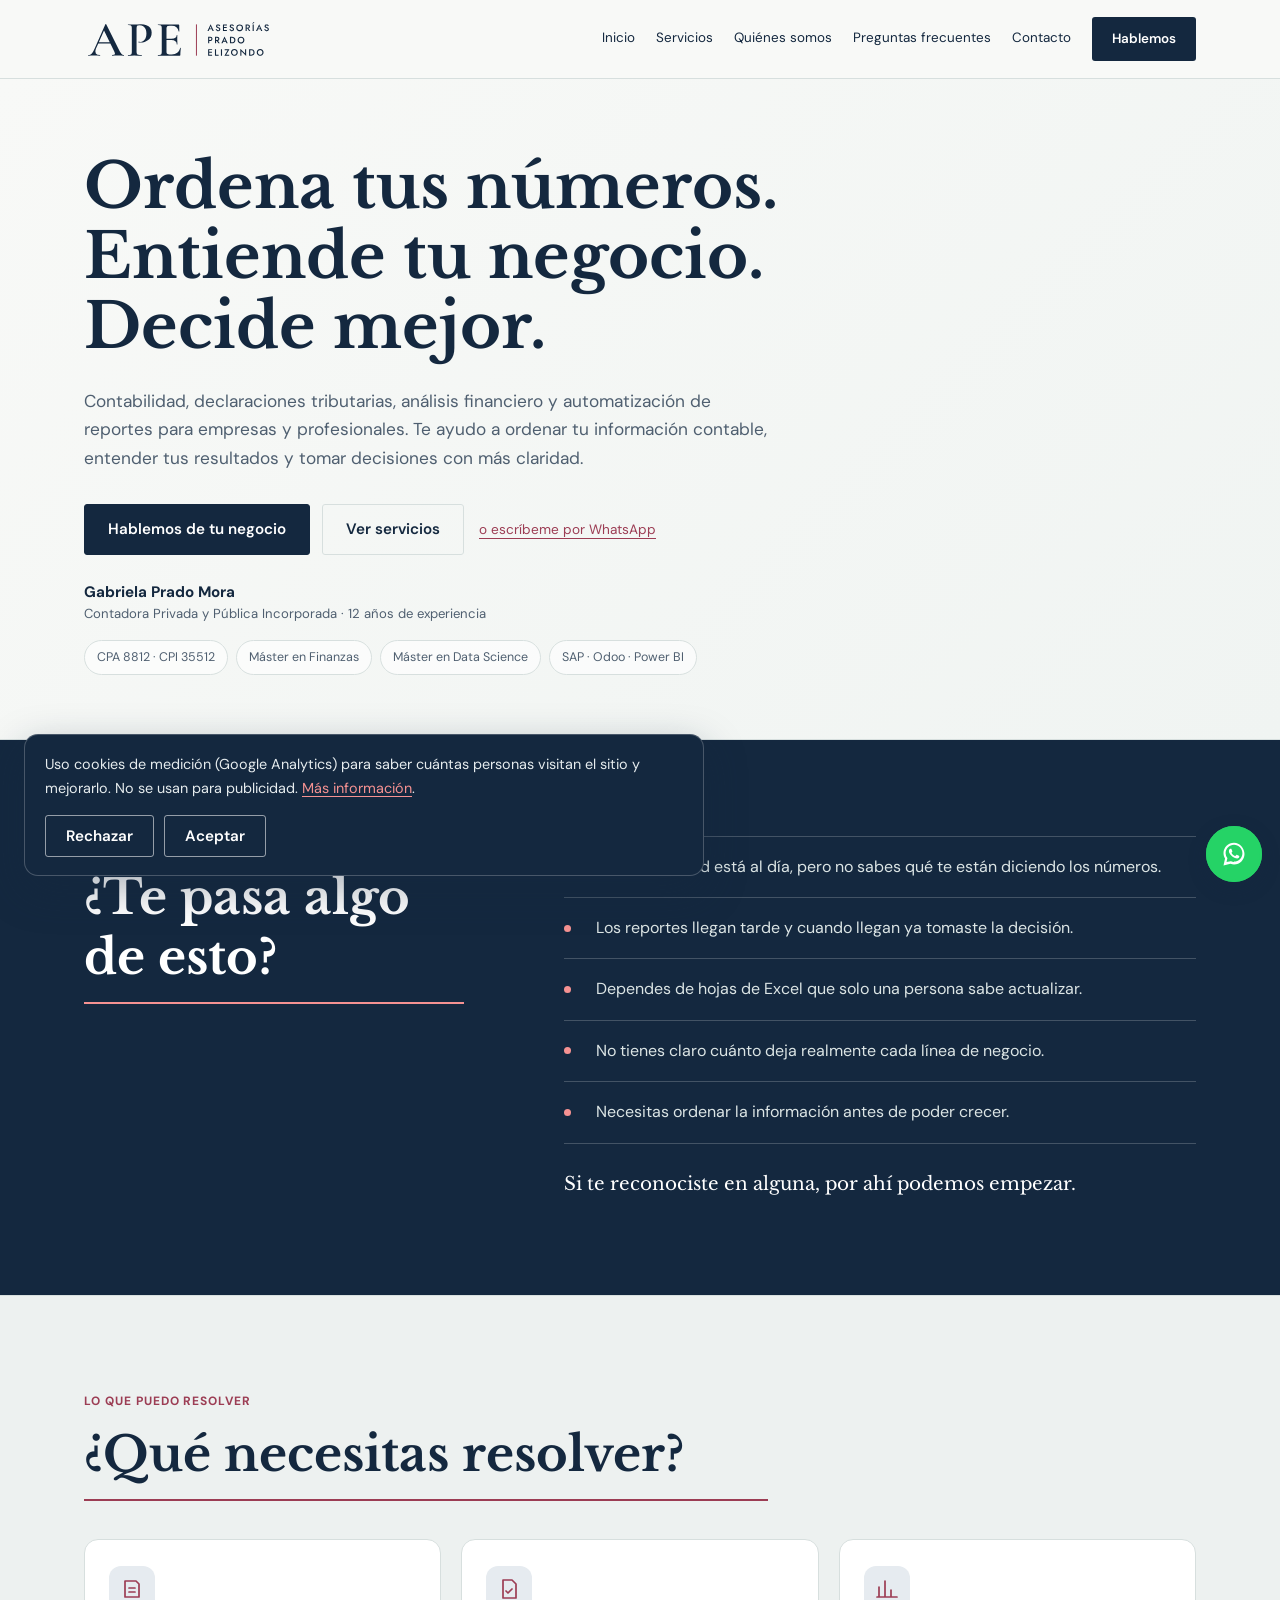
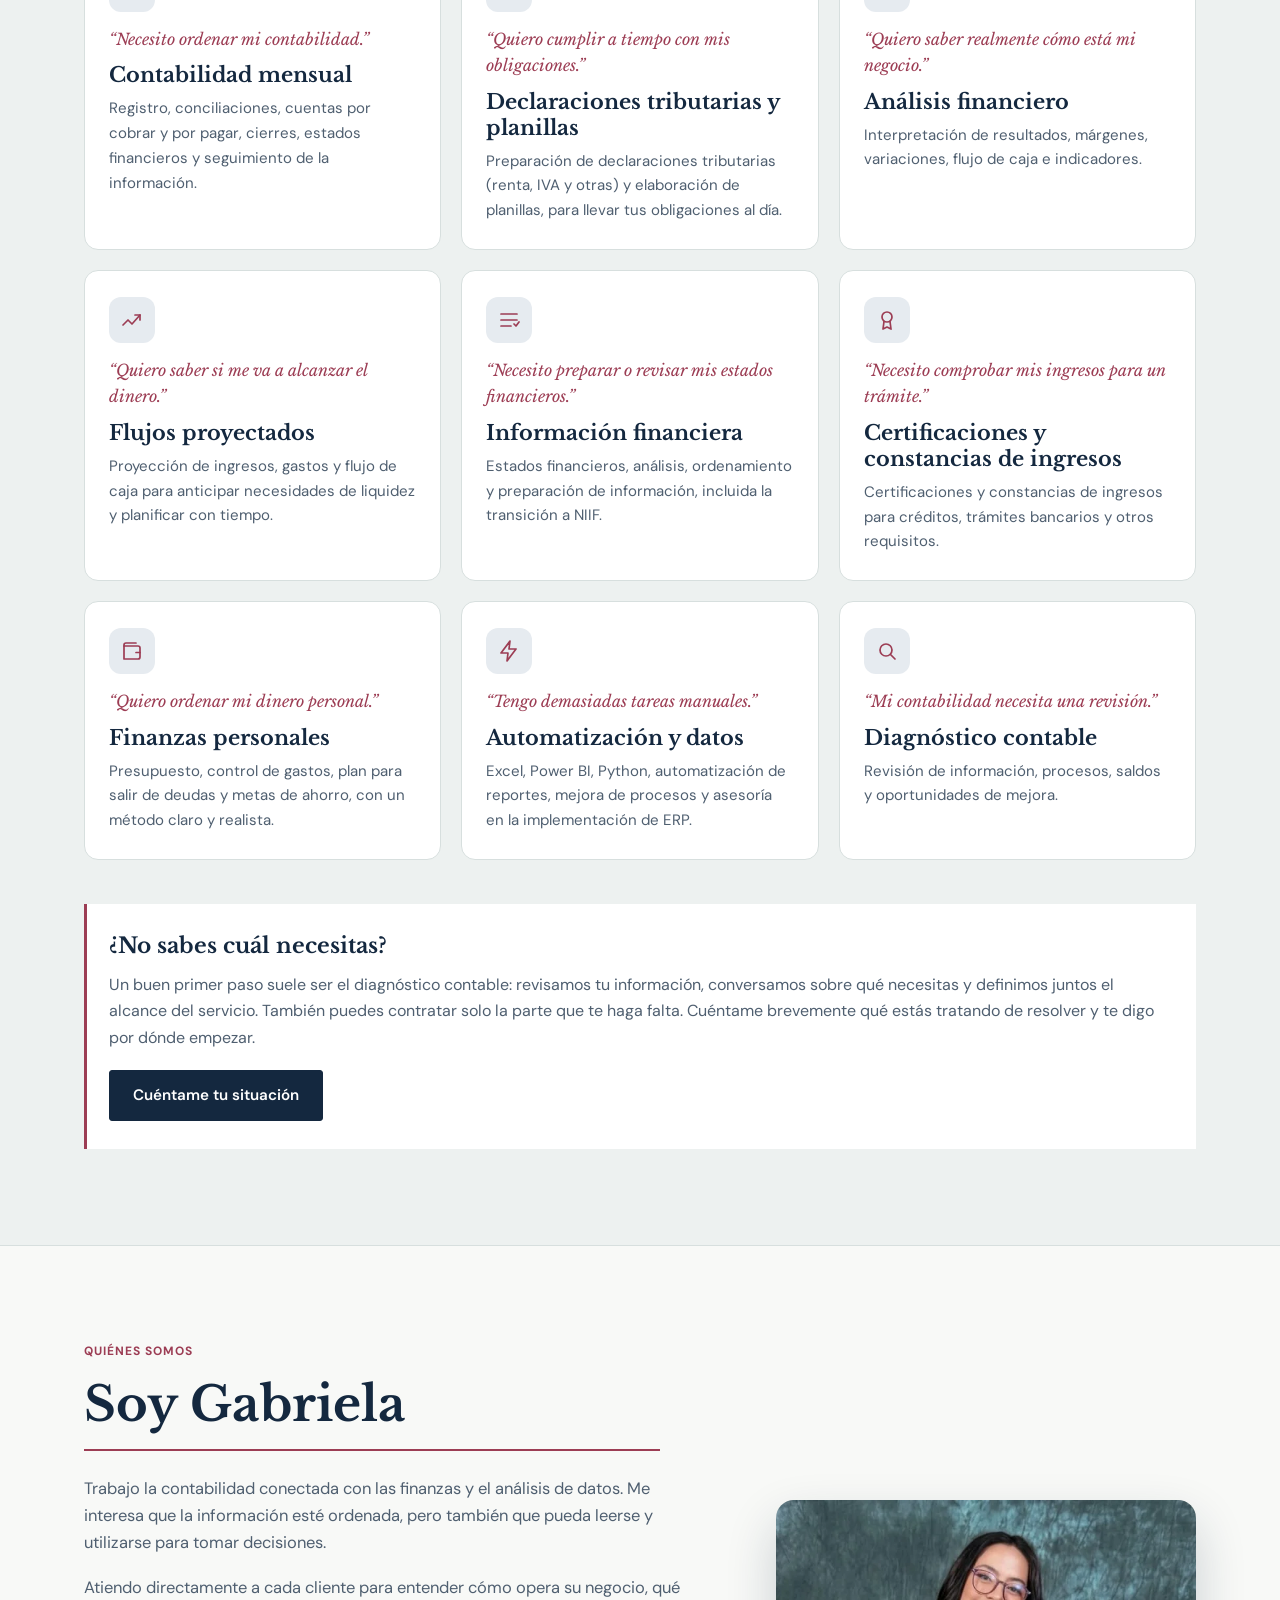
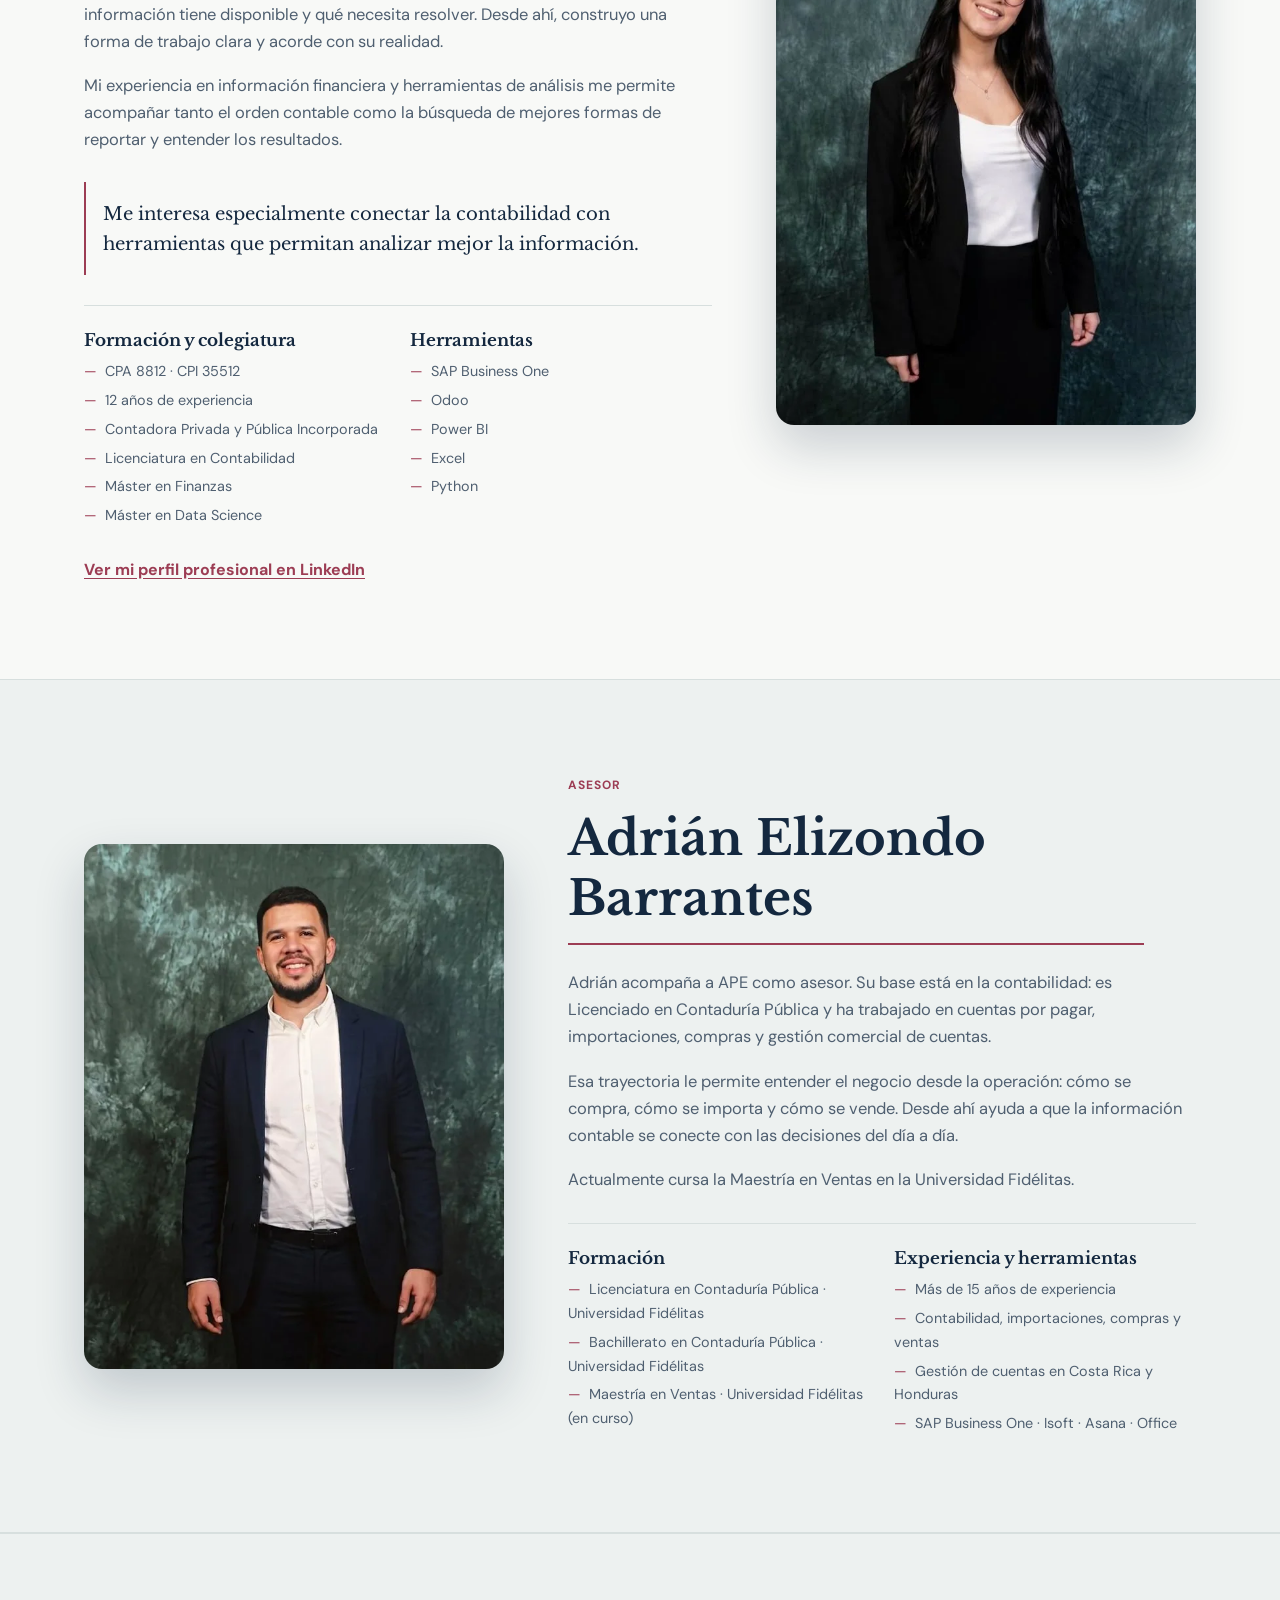
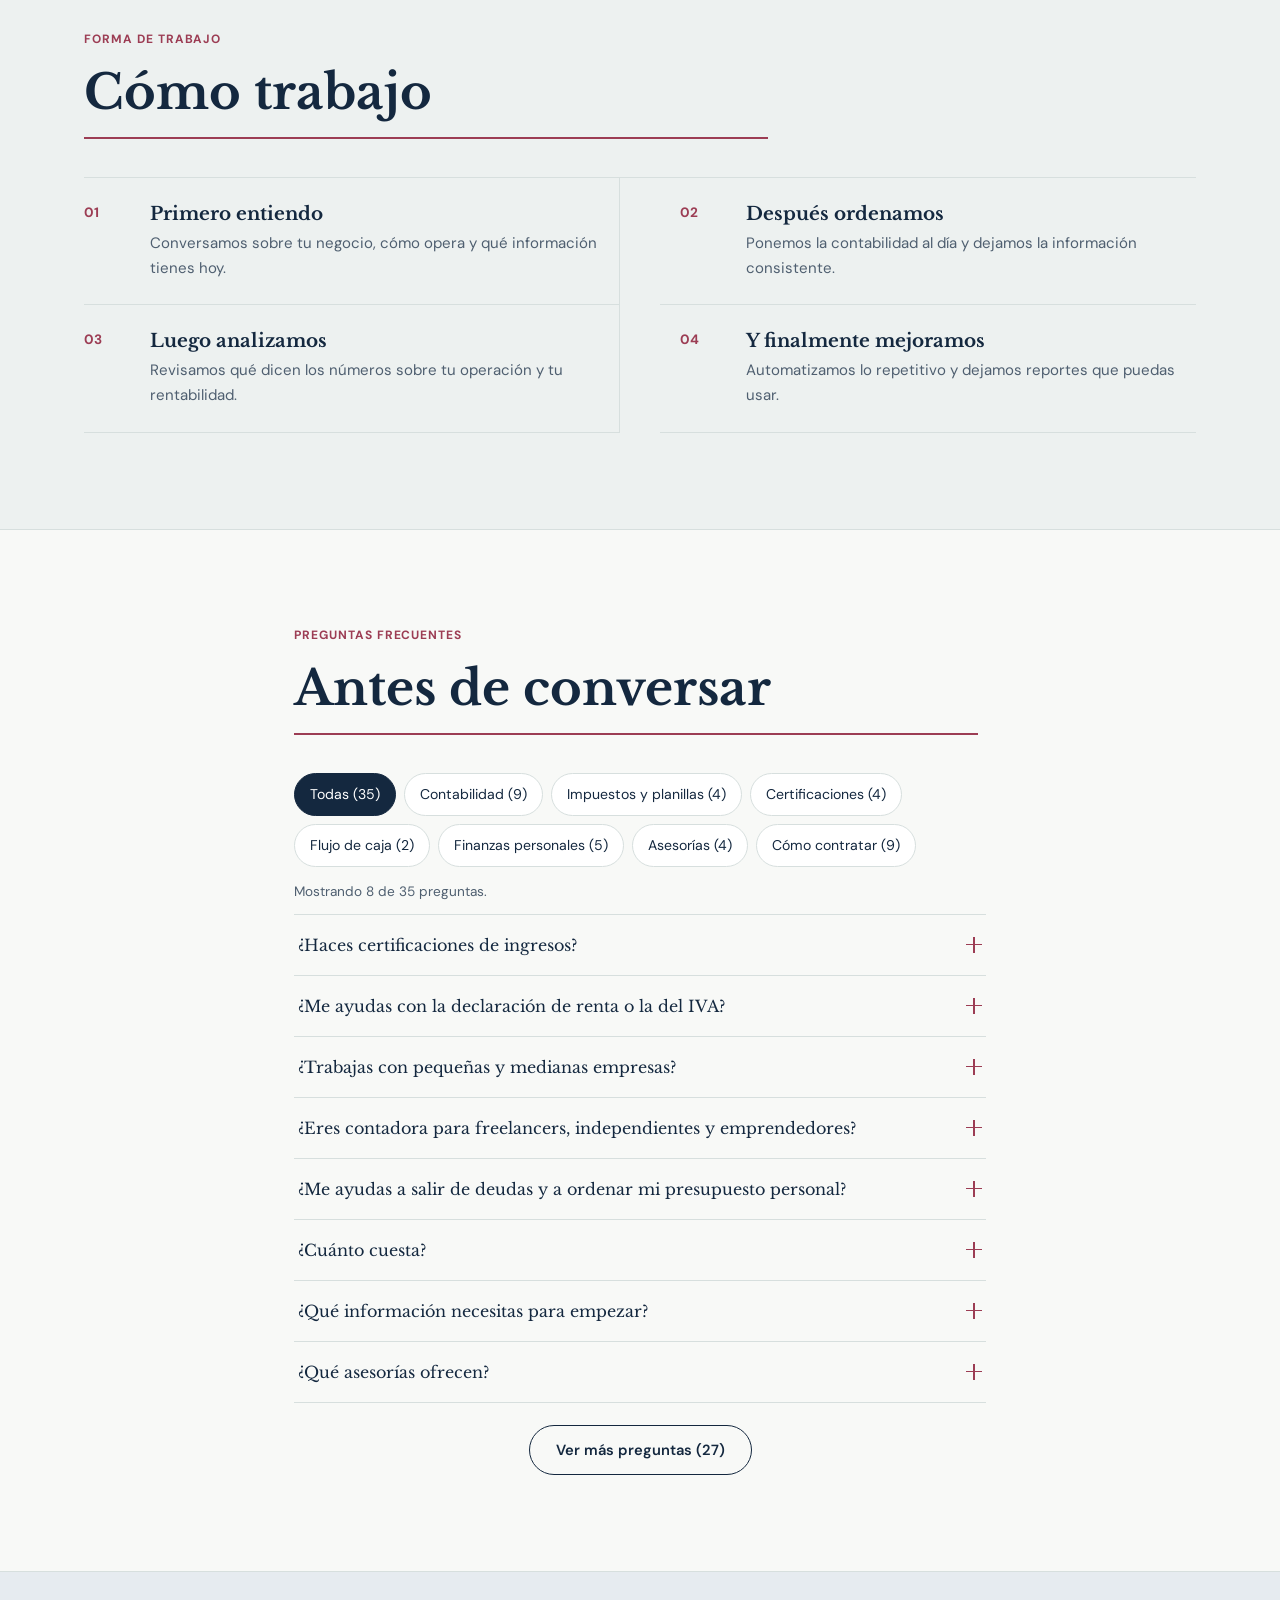
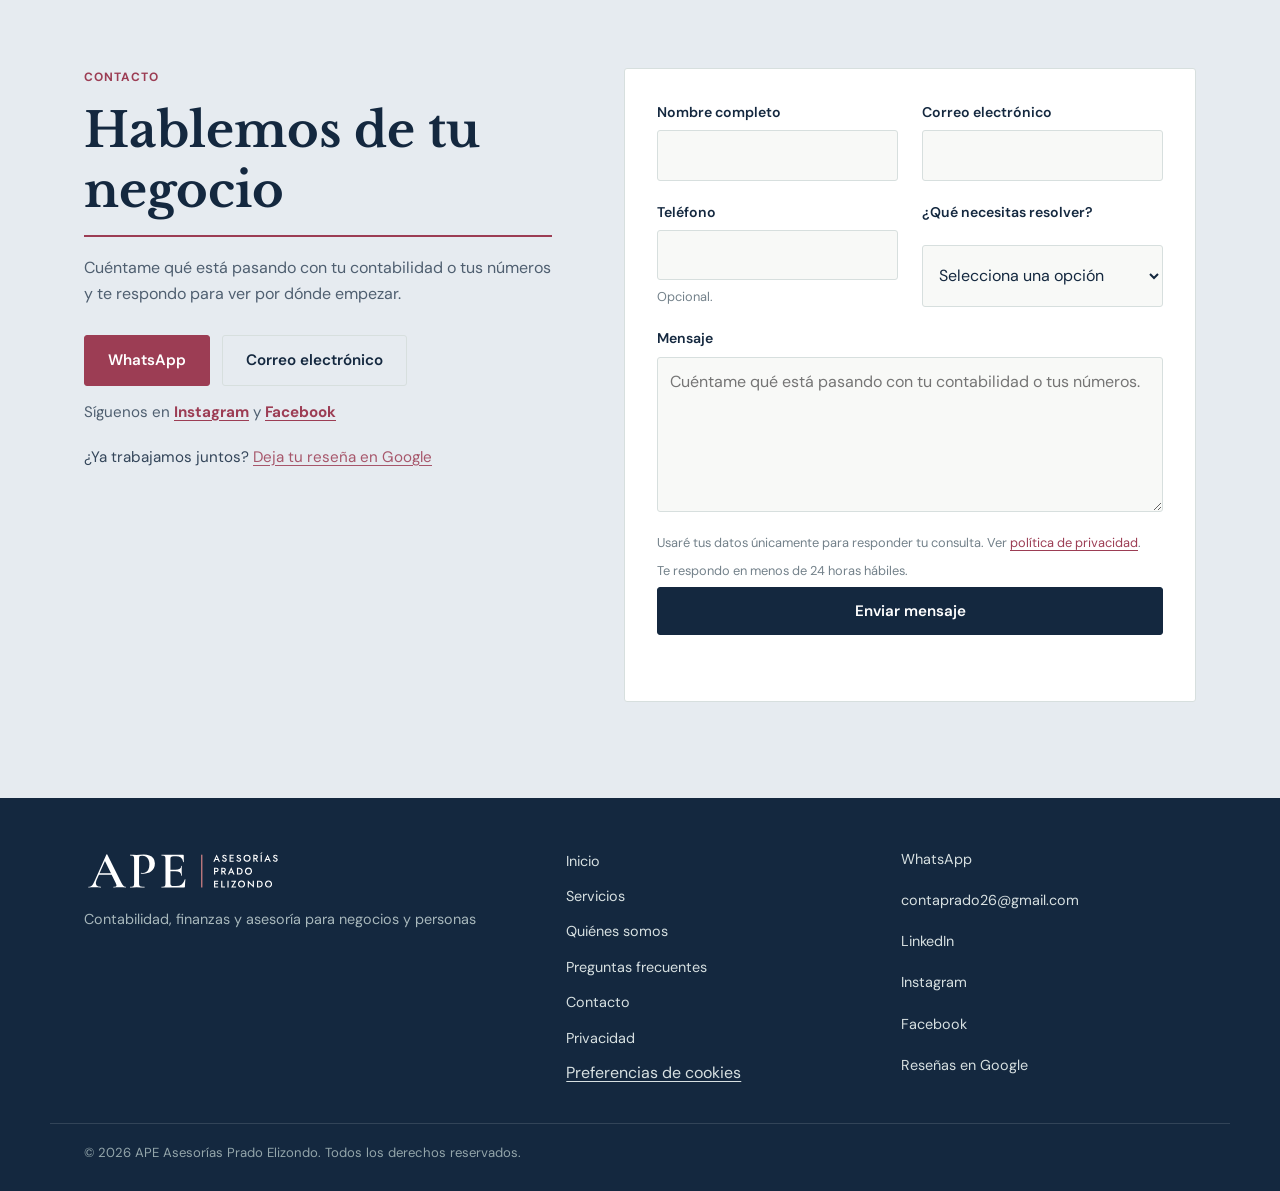
<file: index.html>
<!DOCTYPE html>
<html lang="es-CR">
<head>
  <meta charset="UTF-8">
  <meta name="viewport" content="width=device-width, initial-scale=1, viewport-fit=cover">
  <title>Contadora en Cartago | APE Asesorías Prado Elizondo</title>
  <meta name="description" content="Contabilidad, declaraciones, planillas y flujos proyectados. 12 años de experiencia · CPA 8812 · CPI 35512. Atención remota en todo Costa Rica.">
  <meta name="keywords" content="contadora en Cartago, contadora Cartago, contador en Cartago, contadora Tres Ríos, contadora La Unión, contadora Paraíso, contadora Oreamuno, contadora El Guarco, contadora Alvarado, contadora Jiménez, contadora Turrialba, contadora Los Santos, contadora Tarrazú, contadora Dota, contadora León Cortés, contadora Curridabat, contadora San José, contadora en Costa Rica, contadora remota, contadora en línea, contadora pública Cartago, contadora privada, contadora pública incorporada, CPA Costa Rica, contador público autorizado, contabilidad para pymes, contabilidad para emprendedores, contabilidad para freelancers, contadora para independientes, contabilidad para profesionales independientes, contabilidad mensual, contabilidad para S.A., contabilidad para S.R.L., cierre contable, estados financieros, estados financieros para el banco, estados financieros para crédito, declaraciones tributarias, declaración de renta, declaración de renta Costa Rica, declaración de IVA, declaración de IVA mensual, D-101, D-104, retenciones, Hacienda, planillas, planilla CCSS, cargas sociales, cálculo de planillas, flujo de caja proyectado, flujos proyectados, flujo de caja, presupuesto empresarial, finanzas personales, presupuesto personal, ordenar mis finanzas, control de deudas, certificación de ingresos, constancia de ingresos, certificación contable, certificación de ingresos para crédito, certificación de ingresos para el banco, análisis financiero, indicadores financieros, reportes gerenciales, NIIF para pymes, automatización contable, Power BI, Excel avanzado, Odoo, SAP Business One, cuentas por cobrar, cuentas por pagar, conciliaciones bancarias, diagnóstico contable, revisión de contabilidad, contabilidad atrasada, asesoría contable, asesoría financiera, contabilidad en Costa Rica, contador, contadora, contador externo, contadora externa, contabilidad externa, contabilidad tercerizada, outsourcing contable, contabilidad en línea, contabilidad virtual, contabilidad a distancia, asesor contable, asesora contable, asesor tributario, asesora tributaria, tributarista, asesor financiero, asesora financiera, consultora financiera, analista financiera, tenedor de libros, llevar libros contables, libros legales, contadora para mi negocio, contadora para pulpería, contadora para restaurante, contadora para consultorio, contadora para profesionales liberales, contadora para pequeños negocios, contadora para tienda en línea, contadora para emprendimientos, contador para renta, contador para planillas, cuánto cobra un contador, precio de contador en Costa Rica, honorarios contador, declarar renta como independiente, declarar renta asalariado, quién me hace la declaración de renta, certificación de ingresos independiente, certificación de ingresos para visa, certificación de ingresos para alquiler, constancia de ingresos para banco, contador cerca de mí, contadora cerca de mí, oficina contable Cartago, despacho contable Cartago, bufete contable, ordenar mi contabilidad, regularizar contabilidad, cierre fiscal, presupuesto para pymes, control de gastos, flujo de efectivo, proyección financiera, modelo financiero, tablero financiero, reportes en Power BI, automatizar contabilidad con Excel">
  <meta name="geo.region" content="CR-C">
  <meta name="geo.placename" content="Cartago, Costa Rica">
  <meta name="robots" content="index, follow, max-image-preview:large">
  <meta name="author" content="Gabriela Prado Mora">
  <meta name="theme-color" content="#14283F">

  <link rel="canonical" href="https://contaprado.github.io/">

  <!-- Metadatos Open Graph. -->
  <meta property="og:type" content="website">
  <meta property="og:locale" content="es_CR">
  <meta property="og:site_name" content="APE Asesorías Prado Elizondo">
  <meta property="og:title" content="Contadora en Cartago | APE Asesorías Prado Elizondo">
  <meta property="og:description" content="Contabilidad, declaraciones, planillas y flujos proyectados. 12 años de experiencia · CPA 8812 · CPI 35512. Atención remota en todo Costa Rica.">
  <meta property="og:url" content="https://contaprado.github.io/">
  <meta property="og:image" content="https://contaprado.github.io/assets/images/og-imagen.jpg">
  <meta property="og:image:width" content="1200">
  <meta property="og:image:height" content="630">
  <meta property="og:image:alt" content="APE Asesorías Prado Elizondo · Contabilidad y finanzas en Costa Rica">
  <meta name="twitter:card" content="summary_large_image">
  <meta name="twitter:image" content="https://contaprado.github.io/assets/images/og-imagen.jpg">
  <meta name="twitter:image:alt" content="APE Asesorías Prado Elizondo · Contabilidad y finanzas en Costa Rica">

  <!-- Datos estructurados: zona de atención sin dirección física, para no publicar un domicilio no verificado.
       Si se agrega una dirección, debe coincidir exactamente con el Perfil de Empresa de Google. -->
  <script type="application/ld+json">
  {
    "@context": "https://schema.org",
    "@type": ["ProfessionalService", "AccountingService"],
    "@id": "https://contaprado.github.io/#negocio",
    "name": "APE Asesorías Prado Elizondo",
    "alternateName": ["APE", "Gabriela Prado Contadora", "Gabriela Prado, contadora en Cartago", "Contadora Gabriela Prado Mora"],
    "url": "https://contaprado.github.io/",
    "description": "Contabilidad mensual, declaraciones tributarias, planillas, flujos de caja proyectados, finanzas personales, certificaciones de ingresos, análisis financiero y automatización de reportes para empresas, profesionales y personas. Atención en Cartago, Tres Ríos y Los Santos, y remota en todo Costa Rica.",
    "email": "contaprado26@gmail.com",
    "telephone": "+50689168077",
    "image": "https://contaprado.github.io/assets/images/gabriela.jpg",
    "founder": { "@type": "Person", "name": "Gabriela Prado Mora", "jobTitle": "Contadora Privada y Pública Incorporada" },
    "knowsAbout": ["Contabilidad", "Contabilidad mensual", "Contabilidad para pymes", "Contabilidad para profesionales independientes", "Declaraciones tributarias", "Declaración de renta", "Declaración de IVA", "Planillas", "Cargas sociales CCSS", "Flujos de caja proyectados", "Presupuestos", "Finanzas personales", "Certificaciones de ingresos", "Constancias de ingresos", "Estados financieros", "Análisis financiero", "Cuentas por cobrar y por pagar", "Conciliaciones bancarias", "NIIF para las PYMES", "Automatización de reportes", "Excel", "Power BI", "Odoo", "SAP Business One"],
    "hasOfferCatalog": {
      "@type": "OfferCatalog",
      "name": "Servicios contables y financieros",
      "itemListElement": [
        { "@type": "Offer", "itemOffered": { "@type": "Service", "name": "Contabilidad mensual" } },
        { "@type": "Offer", "itemOffered": { "@type": "Service", "name": "Declaraciones tributarias y planillas" } },
        { "@type": "Offer", "itemOffered": { "@type": "Service", "name": "Análisis financiero" } },
        { "@type": "Offer", "itemOffered": { "@type": "Service", "name": "Flujos de caja proyectados" } },
        { "@type": "Offer", "itemOffered": { "@type": "Service", "name": "Finanzas personales" } },
        { "@type": "Offer", "itemOffered": { "@type": "Service", "name": "Certificaciones y constancias de ingresos" } },
        { "@type": "Offer", "itemOffered": { "@type": "Service", "name": "Automatización de reportes y datos" } },
        { "@type": "Offer", "itemOffered": { "@type": "Service", "name": "Preparación y revisión de estados financieros" } },
        { "@type": "Offer", "itemOffered": { "@type": "Service", "name": "Declaración de renta e IVA" } },
        { "@type": "Offer", "itemOffered": { "@type": "Service", "name": "Diagnóstico contable" } }
      ]
    },
    "areaServed": [
      { "@type": "AdministrativeArea", "name": "Provincia de Cartago" },
      { "@type": "City", "name": "Cartago" },
      { "@type": "City", "name": "Tres Ríos" },
      { "@type": "City", "name": "La Unión" },
      { "@type": "City", "name": "Paraíso" },
      { "@type": "City", "name": "Oreamuno" },
      { "@type": "City", "name": "El Guarco" },
      { "@type": "City", "name": "Alvarado" },
      { "@type": "City", "name": "Jiménez" },
      { "@type": "City", "name": "Turrialba" },
      { "@type": "AdministrativeArea", "name": "Los Santos" },
      { "@type": "City", "name": "San Marcos de Tarrazú" },
      { "@type": "City", "name": "Santa María de Dota" },
      { "@type": "City", "name": "San Pablo de León Cortés" },
      { "@type": "City", "name": "Curridabat" },
      { "@type": "City", "name": "San José" },
      { "@type": "Country", "name": "Costa Rica" }
    ],
    "sameAs": [
      "https://www.linkedin.com/in/gabriela-prado-mora-9bab63175/",
      "https://www.instagram.com/ape.asesorias/",
      "https://www.facebook.com/profile.php?id=61597114286288"
    ]
  }
  </script>
  <script type="application/ld+json">
{
  "@context": "https://schema.org",
  "@type": "FAQPage",
  "mainEntity": [
    {
      "@type": "Question",
      "name": "¿Haces certificaciones de ingresos?",
      "acceptedAnswer": {
        "@type": "Answer",
        "text": "Sí. Preparo certificaciones y constancias de ingresos para créditos, trámites bancarios, alquileres y otros requisitos. Escríbeme y te digo qué información necesito para prepararla."
      }
    },
    {
      "@type": "Question",
      "name": "¿Me ayudas con la declaración de renta o la del IVA?",
      "acceptedAnswer": {
        "@type": "Answer",
        "text": "Sí. Preparo tus declaraciones de renta y de IVA, ya seas persona, profesional independiente o empresa. Revisamos tu situación y los plazos que te aplican, y te dejo todo listo para que cumplas a tiempo y sin sobresaltos."
      }
    },
    {
      "@type": "Question",
      "name": "¿Trabajas con pequeñas y medianas empresas?",
      "acceptedAnswer": {
        "@type": "Answer",
        "text": "Sí. Las pequeñas y medianas empresas son justo el tipo de negocio que puedo acompañar. Ordeno tu contabilidad, preparo tus declaraciones y te entrego reportes claros para que sepas cuánto vendes, cuánto ganas y qué decisiones tomar. Sin la carga de una planilla fija, y de forma remota, con documentos digitales y reuniones en línea. Empezamos por lo que más urgente sea para tu negocio."
      }
    },
    {
      "@type": "Question",
      "name": "¿Eres contadora para freelancers, independientes y emprendedores?",
      "acceptedAnswer": {
        "@type": "Answer",
        "text": "Sí. Trabajo con profesionales independientes, freelancers y emprendedores. Te ayudo a llevar tu contabilidad al día, a declarar con orden y a entender cuánto te queda realmente de lo que facturas."
      }
    },
    {
      "@type": "Question",
      "name": "¿Me ayudas a salir de deudas y a ordenar mi presupuesto personal?",
      "acceptedAnswer": {
        "@type": "Answer",
        "text": "Sí. Armamos tu presupuesto, ordenamos tus deudas y definimos metas de ahorro realistas. Terminas con un plan sencillo que puedas seguir mes a mes."
      }
    },
    {
      "@type": "Question",
      "name": "¿Cuánto cuesta?",
      "acceptedAnswer": {
        "@type": "Answer",
        "text": "Depende del tamaño de tu empresa, del volumen de movimientos y de lo que necesites resolver. Conversamos sobre tu situación y te preparo una propuesta con alcance y costo claros desde el inicio, para que sepas qué incluye y cuánto pagas."
      }
    },
    {
      "@type": "Question",
      "name": "¿Qué información necesitas para empezar?",
      "acceptedAnswer": {
        "@type": "Answer",
        "text": "Muy poco para empezar: cuéntame a qué se dedica tu negocio, qué quieres resolver y qué información tienes hoy, aunque esté desordenada. Con eso te digo por dónde empezamos."
      }
    },
    {
      "@type": "Question",
      "name": "¿Qué asesorías ofrecen?",
      "acceptedAnswer": {
        "@type": "Answer",
        "text": "Ofrecemos asesoría para ordenar la operación de tu negocio: cuentas por pagar, compras, importaciones y seguimiento de clientes y ventas. La idea es que la contabilidad te sirva para decidir en el día a día."
      }
    },
    {
      "@type": "Question",
      "name": "¿Trabajas de forma remota?",
      "acceptedAnswer": {
        "@type": "Answer",
        "text": "Sí. Todo el trabajo puede hacerse a distancia, con documentos digitales, WhatsApp y reuniones en línea. Sin traslados y sin perder tiempo."
      }
    },
    {
      "@type": "Question",
      "name": "¿Llevas la contabilidad de una sociedad (S.A. o S.R.L.)?",
      "acceptedAnswer": {
        "@type": "Answer",
        "text": "Sí. Llevo la contabilidad mensual de empresas y sociedades: registros, conciliaciones, cierres y reportes ordenados, para que sepas cómo va tu empresa cada mes y tengas todo al día."
      }
    },
    {
      "@type": "Question",
      "name": "¿Haces planillas y cargas sociales de la CCSS?",
      "acceptedAnswer": {
        "@type": "Answer",
        "text": "Sí. Apoyo con el cálculo y la preparación de planillas y de las cargas sociales de tus colaboradores, para que tengas la información lista y ordenada."
      }
    },
    {
      "@type": "Question",
      "name": "¿Preparas estados financieros para el banco o para un crédito?",
      "acceptedAnswer": {
        "@type": "Answer",
        "text": "Sí. Preparo y reviso estados financieros para presentar a bancos, socios o administración, con la información clara y consistente, de modo que se entienda a la primera."
      }
    },
    {
      "@type": "Question",
      "name": "¿Haces flujo de caja y presupuestos?",
      "acceptedAnswer": {
        "@type": "Answer",
        "text": "Sí. Armo flujos de caja proyectados y presupuestos para que sepas si el dinero te va a alcanzar y puedas decidir con anticipación, tanto para tu negocio como para tus finanzas personales."
      }
    },
    {
      "@type": "Question",
      "name": "¿Atiendes clientes en Cartago, Tres Ríos y Los Santos?",
      "acceptedAnswer": {
        "@type": "Answer",
        "text": "Sí. Atiendo clientes de Cartago, Tres Ríos, La Unión, Paraíso, Oreamuno, El Guarco, Turrialba y la zona de Los Santos (Tarrazú, Dota y León Cortés), además del resto de Costa Rica, de forma remota."
      }
    },
    {
      "@type": "Question",
      "name": "¿Cómo contrato una contadora si vivo lejos de Cartago?",
      "acceptedAnswer": {
        "@type": "Answer",
        "text": "Trabajo de forma remota con documentos digitales, WhatsApp y reuniones en línea, así que puedes contratarme desde cualquier parte de Costa Rica. Empiezas escribiéndome por WhatsApp o desde el formulario."
      }
    },
    {
      "@type": "Question",
      "name": "¿Puedo contratar solamente una parte del servicio?",
      "acceptedAnswer": {
        "@type": "Answer",
        "text": "Sí. No tienes que contratar todo. Podemos partir de una necesidad puntual, como una declaración, una certificación o una revisión, y definir el alcance y el costo solo de eso."
      }
    },
    {
      "@type": "Question",
      "name": "¿Trabajas con empresas que ya tienen contador?",
      "acceptedAnswer": {
        "@type": "Answer",
        "text": "Sí. Puedo trabajar junto a tu contador actual, con análisis, reportes, ordenamiento de información o procesos específicos. No necesitas cambiar de contador para recibir apoyo."
      }
    },
    {
      "@type": "Question",
      "name": "¿Qué pasa si mi contabilidad está atrasada?",
      "acceptedAnswer": {
        "@type": "Answer",
        "text": "Revisamos primero cómo está la información y armamos un plan ordenado para ponerla al día, por etapas. Lo importante es empezar."
      }
    },
    {
      "@type": "Question",
      "name": "¿Puedo mantener mi sistema contable actual?",
      "acceptedAnswer": {
        "@type": "Answer",
        "text": "Sí. Revisamos tu sistema actual y, si funciona bien para tu operación, trabajamos con él. Solo proponemos cambios cuando de verdad te convienen."
      }
    },
    {
      "@type": "Question",
      "name": "¿Trabajas con Excel, Power BI o sistemas como Odoo y SAP?",
      "acceptedAnswer": {
        "@type": "Answer",
        "text": "Sí. Automatizo reportes y tableros con Excel y Power BI, y tengo experiencia con sistemas contables como Odoo y SAP Business One, para que tu información fluya con menos trabajo manual."
      }
    },
    {
      "@type": "Question",
      "name": "¿Puedo contratar análisis financiero sin contratar contabilidad mensual?",
      "acceptedAnswer": {
        "@type": "Answer",
        "text": "Sí. Puedes contratar solo el análisis financiero. Partimos de la información que ya tengas y te explico qué dicen tus números: márgenes, flujo de caja y variaciones, sin necesidad de contratar contabilidad mensual."
      }
    },
    {
      "@type": "Question",
      "name": "¿Me pueden ayudar con importaciones y compras?",
      "acceptedAnswer": {
        "@type": "Answer",
        "text": "Sí. Te ayudamos a ordenar los pagos a proveedores, dar seguimiento a tus compras y entender cuánto te cuesta realmente lo que importas."
      }
    },
    {
      "@type": "Question",
      "name": "¿Pueden ayudarme a ordenar mis ventas y la gestión de mis clientes?",
      "acceptedAnswer": {
        "@type": "Answer",
        "text": "Sí. Te apoyamos a dar seguimiento a tus clientes, tus cuentas por cobrar y el resultado de tus ventas."
      }
    },
    {
      "@type": "Question",
      "name": "¿Quién me atiende?",
      "acceptedAnswer": {
        "@type": "Answer",
        "text": "Trabajamos en equipo, y según lo que necesites te acompaña la persona que mejor se ajuste a tu caso. Cuéntanos tu situación y te decimos cómo lo organizamos."
      }
    },
    {
      "@type": "Question",
      "name": "¿Cuál es la diferencia entre contador privado y contador público autorizado?",
      "acceptedAnswer": {
        "@type": "Answer",
        "text": "Son dos figuras profesionales distintas en Costa Rica, con su propio colegio profesional. Yo estoy incorporada como contadora privada (CPI 35512) y como contadora pública autorizada (CPA 8812). Si necesitas un documento específico, te confirmo qué figura lo debe emitir."
      }
    },
    {
      "@type": "Question",
      "name": "¿Qué documentos necesito para preparar mi declaración de renta?",
      "acceptedAnswer": {
        "@type": "Answer",
        "text": "Depende de tu caso, pero normalmente sirven tus facturas electrónicas emitidas y recibidas, estados de cuenta, comprobantes de retenciones y los datos de tus ingresos y gastos del período. Escríbeme y te digo exactamente qué reunir."
      }
    },
    {
      "@type": "Question",
      "name": "¿Cada cuánto se declara el IVA?",
      "acceptedAnswer": {
        "@type": "Answer",
        "text": "En general, quienes están obligados a declarar IVA lo hacen de forma mensual. Revisamos tu situación para confirmar tu obligación y las fechas que te aplican."
      }
    },
    {
      "@type": "Question",
      "name": "¿Para qué sirve una certificación de ingresos?",
      "acceptedAnswer": {
        "@type": "Answer",
        "text": "Es un documento que respalda lo que ganas. Suelen pedirlo los bancos para un crédito, y también se usa en trámites, alquileres y otros procesos donde hay que comprobar ingresos. Te explico qué información necesito para prepararla."
      }
    },
    {
      "@type": "Question",
      "name": "¿Qué es un flujo de caja proyectado y para qué sirve?",
      "acceptedAnswer": {
        "@type": "Answer",
        "text": "Es una estimación de cuánto dinero va a entrar y a salir en los próximos meses. Sirve para saber si te va a alcanzar, anticipar meses difíciles, planear una inversión o sustentar una solicitud de crédito."
      }
    },
    {
      "@type": "Question",
      "name": "¿Cómo empiezo a ordenar mi presupuesto personal?",
      "acceptedAnswer": {
        "@type": "Answer",
        "text": "Empezamos por ver cuánto ingresas y en qué se va tu dinero cada mes. Con eso armamos un presupuesto sencillo, separando lo fijo de lo variable, y definimos qué ajustar primero."
      }
    },
    {
      "@type": "Question",
      "name": "¿Cómo salgo de mis deudas?",
      "acceptedAnswer": {
        "@type": "Answer",
        "text": "Hacemos una lista de tus deudas con su saldo, su cuota y su interés, y definimos un orden de pago realista según tu ingreso. Lo importante es un plan que puedas sostener mes a mes."
      }
    },
    {
      "@type": "Question",
      "name": "¿Me ayudan a ahorrar y a ponerme metas?",
      "acceptedAnswer": {
        "@type": "Answer",
        "text": "Sí. Definimos metas concretas, como un fondo de emergencia, un viaje o la prima de una casa, cada una con un monto y una fecha, y las incluimos en tu presupuesto."
      }
    },
    {
      "@type": "Question",
      "name": "¿Las finanzas personales son solo para quienes tienen un negocio?",
      "acceptedAnswer": {
        "@type": "Answer",
        "text": "No. Son para cualquier persona que quiera tener claro su dinero: asalariados, independientes o familias. No necesitas tener una empresa."
      }
    },
    {
      "@type": "Question",
      "name": "¿Qué alternativas hay para llevar la contabilidad de mi negocio?",
      "acceptedAnswer": {
        "@type": "Answer",
        "text": "Hay tres caminos comunes: contratar a una persona de planta, hacerla tú mismo o trabajar con una contadora externa. La contabilidad externa suele convenir a pymes y profesionales independientes, porque pagas por lo que necesitas, sin una planilla fija más. Si no sabes cuál te conviene, empezamos con un diagnóstico contable de tu situación."
      }
    },
    {
      "@type": "Question",
      "name": "¿Es mejor un contador externo o uno de planta?",
      "acceptedAnswer": {
        "@type": "Answer",
        "text": "Depende del volumen de movimientos. Un contador de planta tiene sentido cuando hay mucho trabajo diario; un contador externo es más práctico cuando tu operación es pequeña o mediana, y te da el mismo orden con un costo más flexible."
      }
    }
  ]
}
  </script>
  <script type="application/ld+json">
{
  "@context": "https://schema.org",
  "@type": "Person",
  "@id": "https://contaprado.github.io/#gabriela",
  "name": "Gabriela Prado Mora",
  "alternateName": [
    "María Gabriela Prado Mora",
    "Gabriela Prado Contadora"
  ],
  "jobTitle": "Contadora Privada y Pública Incorporada",
  "description": "Contadora en Cartago, Costa Rica. Contabilidad, declaraciones tributarias, planillas, flujos proyectados, finanzas personales y certificaciones de ingresos.",
  "url": "https://contaprado.github.io/",
  "worksFor": {
    "@id": "https://contaprado.github.io/#negocio"
  },
  "knowsAbout": [
    "Contabilidad",
    "Declaraciones tributarias",
    "Planillas",
    "Flujos de caja proyectados",
    "Finanzas personales",
    "Certificaciones de ingresos",
    "Análisis financiero",
    "NIIF para las PYMES"
  ],
  "sameAs": [
    "https://www.linkedin.com/in/gabriela-prado-mora-9bab63175/"
  ]
}
  </script>

  <link rel="icon" href="assets/images/favicon.svg" type="image/svg+xml">
  <link rel="preconnect" href="https://fonts.googleapis.com">
  <link rel="preconnect" href="https://fonts.gstatic.com" crossorigin>
  <link href="https://fonts.googleapis.com/css2?family=DM+Sans:wght@400;500;600;700&family=Libre+Baskerville:wght@400;700&display=swap" rel="stylesheet">
  <link rel="stylesheet" href="assets/css/styles.css">

  <!-- Google Analytics 4: se carga desde assets/js/script.js solo si la persona acepta las cookies de medición. -->
</head>

<body>
  <a class="salto-contenido" href="#contenido">Saltar al contenido</a>

  <!-- ============================================================
       1. HEADER Y NAVEGACIÓN
       ============================================================ -->
  <header class="cabecera" id="cabecera">
    <div class="contenedor cabecera__interior">
      <a class="marca" href="#inicio" aria-label="APE Asesorías Prado Elizondo, ir al inicio">
        <img class="marca__logo" src="assets/images/logo-ape.svg" alt="APE Asesorías Prado Elizondo" width="189" height="42">
      </a>

      <button class="menu-boton" id="menuBoton" type="button" aria-label="Abrir menú de navegación" aria-expanded="false" aria-controls="menuPrincipal">
        <span class="menu-boton__barras" aria-hidden="true"></span>
      </button>

      <nav class="nav" id="menuPrincipal" aria-label="Navegación principal">
        <ul class="nav__lista">
          <li><a class="nav__enlace" href="#inicio">Inicio</a></li>
          <li><a class="nav__enlace" href="#servicios">Servicios</a></li>
          <li><a class="nav__enlace" href="#sobre-mi">Quiénes somos</a></li>
          <li><a class="nav__enlace" href="#faq">Preguntas frecuentes</a></li>
          <li><a class="nav__enlace" href="#contacto">Contacto</a></li>
          <li><a class="nav__cta" href="#contacto">Hablemos</a></li>
        </ul>
      </nav>
    </div>
  </header>
  <div class="fondo-menu" id="fondoMenu" hidden></div>

  <main id="contenido">
    <!-- ============================================================
         2. HERO
         ============================================================ -->
    <section class="hero" id="inicio">
      <div class="contenedor hero__interior hero__interior--solo">
        <div class="hero__texto">
          <p class="eyebrow visualmente-oculto" data-animar="1">Contadora en Cartago · Tres Ríos · Los Santos · Atención remota en todo Costa Rica</p>
          <h1 class="hero__titulo animar" data-animar="1">Ordena tus números. Entiende tu negocio. Decide mejor.</h1>
          <p class="hero__subtitulo animar" data-animar="2">Contabilidad, declaraciones tributarias, análisis financiero y automatización de reportes para empresas y profesionales. Te ayudo a ordenar tu información contable, entender tus resultados y tomar decisiones con más claridad.</p>
          <div class="hero__acciones animar" data-animar="3">
            <a class="boton boton--primario" href="#contacto">Hablemos de tu negocio</a>
            <a class="boton boton--secundario" href="#servicios">Ver servicios</a>
            <a class="hero__whatsapp" href="https://wa.me/50689168077?text=Hola%20Gabriela%2C%20vi%20tu%20sitio%20y%20quisiera%20consultar%20sobre%20mi%20contabilidad." target="_blank" rel="noopener">o escríbeme por WhatsApp</a>
          </div>
          <div class="hero__perfil hero__perfil--solo animar" data-animar="4">
            <p><strong>Gabriela Prado Mora</strong><span>Contadora Privada y Pública Incorporada · 12 años de experiencia</span></p>
          </div>
          <ul class="hero__chips animar" data-animar="4" aria-label="Formación y herramientas">
            <li>CPA 8812 · CPI 35512</li><li>Máster en Finanzas</li><li>Máster en Data Science</li><li>SAP · Odoo · Power BI</li>
          </ul>
        </div>

      </div>
    </section>

    <!-- ============================================================
         3. PROBLEMAS
         ============================================================ -->
    <section class="seccion problemas" id="problemas">
      <div class="contenedor problemas__interior">
        <div class="problemas__intro">
          <p class="seccion__etiqueta">Punto de partida</p>
          <h2 class="seccion__titulo">¿Te pasa algo de esto?</h2>
        </div>
        <div>
          <ul class="problemas__lista">
            <li>Tu contabilidad está al día, pero no sabes qué te están diciendo los números.</li>
            <li>Los reportes llegan tarde y cuando llegan ya tomaste la decisión.</li>
            <li>Dependes de hojas de Excel que solo una persona sabe actualizar.</li>
            <li>No tienes claro cuánto deja realmente cada línea de negocio.</li>
            <li>Necesitas ordenar la información antes de poder crecer.</li>
          </ul>
          <p class="problemas__puente">Si te reconociste en alguna, por ahí podemos empezar.</p>
        </div>
      </div>
    </section>



    <!-- ============================================================
         4. SERVICIOS
         ============================================================ -->
    <section class="seccion seccion--alterna" id="servicios">
      <div class="contenedor">
        <header class="seccion__encabezado revelar">
          <p class="seccion__etiqueta">Lo que puedo resolver</p>
          <h2 class="seccion__titulo">¿Qué necesitas resolver?</h2>
        </header>

        <div class="servicios">
          <article class="servicio revelar">
            <span class="servicio__icono" aria-hidden="true"><svg viewBox="0 0 24 24" width="24" height="24" fill="none" stroke="currentColor" stroke-width="1.7" stroke-linecap="round" stroke-linejoin="round"><path d="M5 4h11l3 3v13H5z"/><path d="M9 11h6M9 15h6"/></svg></span><p class="servicio__pregunta">“Necesito ordenar mi contabilidad.”</p>
            <h3>Contabilidad mensual</h3>
            <p>Registro, conciliaciones, cuentas por cobrar y por pagar, cierres, estados financieros y seguimiento de la información.</p>
          </article>
          <article class="servicio revelar">
            <span class="servicio__icono" aria-hidden="true"><svg viewBox="0 0 24 24" width="24" height="24" fill="none" stroke="currentColor" stroke-width="1.7" stroke-linecap="round" stroke-linejoin="round"><path d="M6 3h9l4 4v14H6z"/><path d="m9 14 2 2 4-4"/></svg></span><p class="servicio__pregunta">“Quiero cumplir a tiempo con mis obligaciones.”</p>
            <h3>Declaraciones tributarias y planillas</h3>
            <p>Preparación de declaraciones tributarias (renta, IVA y otras) y elaboración de planillas, para llevar tus obligaciones al día.</p>
          </article>
          <article class="servicio revelar">
            <span class="servicio__icono" aria-hidden="true"><svg viewBox="0 0 24 24" width="24" height="24" fill="none" stroke="currentColor" stroke-width="1.7" stroke-linecap="round" stroke-linejoin="round"><path d="M4 20V10M10 20V4M16 20v-7M22 20H2"/></svg></span><p class="servicio__pregunta">“Quiero saber realmente cómo está mi negocio.”</p>
            <h3>Análisis financiero</h3>
            <p>Interpretación de resultados, márgenes, variaciones, flujo de caja e indicadores.</p>
          </article>
          <article class="servicio revelar">
            <span class="servicio__icono" aria-hidden="true"><svg viewBox="0 0 24 24" width="24" height="24" fill="none" stroke="currentColor" stroke-width="1.7" stroke-linecap="round" stroke-linejoin="round"><path d="m3 17 5-5 4 4 8-9"/><path d="M15 7h5v5"/></svg></span><p class="servicio__pregunta">“Quiero saber si me va a alcanzar el dinero.”</p>
            <h3>Flujos proyectados</h3>
            <p>Proyección de ingresos, gastos y flujo de caja para anticipar necesidades de liquidez y planificar con tiempo.</p>
          </article>
          <article class="servicio revelar">
            <span class="servicio__icono" aria-hidden="true"><svg viewBox="0 0 24 24" width="24" height="24" fill="none" stroke="currentColor" stroke-width="1.7" stroke-linecap="round" stroke-linejoin="round"><path d="M4 6h16M4 12h16M4 18h10"/><path d="m17 16 2 2 3-4"/></svg></span><p class="servicio__pregunta">“Necesito preparar o revisar mis estados financieros.”</p>
            <h3>Información financiera</h3>
            <p>Estados financieros, análisis, ordenamiento y preparación de información, incluida la transición a NIIF.</p>
          </article>
          <article class="servicio revelar">
            <span class="servicio__icono" aria-hidden="true"><svg viewBox="0 0 24 24" width="24" height="24" fill="none" stroke="currentColor" stroke-width="1.7" stroke-linecap="round" stroke-linejoin="round"><circle cx="12" cy="9" r="5"/><path d="m9 13.5-1 7.5 4-2 4 2-1-7.5"/></svg></span><p class="servicio__pregunta">“Necesito comprobar mis ingresos para un trámite.”</p>
            <h3>Certificaciones y constancias de ingresos</h3>
            <p>Certificaciones y constancias de ingresos para créditos, trámites bancarios y otros requisitos.</p>
          </article>
          <article class="servicio revelar">
            <span class="servicio__icono" aria-hidden="true"><svg viewBox="0 0 24 24" width="24" height="24" fill="none" stroke="currentColor" stroke-width="1.7" stroke-linecap="round" stroke-linejoin="round"><path d="M4 7h14a2 2 0 0 1 2 2v9a2 2 0 0 1-2 2H4z"/><path d="M4 7V6a2 2 0 0 1 2-2h10"/><path d="M16 13.5h4"/></svg></span><p class="servicio__pregunta">“Quiero ordenar mi dinero personal.”</p>
            <h3>Finanzas personales</h3>
            <p>Presupuesto, control de gastos, plan para salir de deudas y metas de ahorro, con un método claro y realista.</p>
          </article>
          <article class="servicio revelar">
            <span class="servicio__icono" aria-hidden="true"><svg viewBox="0 0 24 24" width="24" height="24" fill="none" stroke="currentColor" stroke-width="1.7" stroke-linecap="round" stroke-linejoin="round"><path d="M13 2 4 14h7l-1 8 9-12h-7z"/></svg></span><p class="servicio__pregunta">“Tengo demasiadas tareas manuales.”</p>
            <h3>Automatización y datos</h3>
            <p>Excel, Power BI, Python, automatización de reportes, mejora de procesos y asesoría en la implementación de ERP.</p>
          </article>
          <article class="servicio revelar">
            <span class="servicio__icono" aria-hidden="true"><svg viewBox="0 0 24 24" width="24" height="24" fill="none" stroke="currentColor" stroke-width="1.7" stroke-linecap="round" stroke-linejoin="round"><circle cx="11" cy="11" r="6"/><path d="m20 20-4.5-4.5"/></svg></span><p class="servicio__pregunta">“Mi contabilidad necesita una revisión.”</p>
            <h3>Diagnóstico contable</h3>
            <p>Revisión de información, procesos, saldos y oportunidades de mejora.</p>
          </article>
        </div>

        <div class="servicios__conversion revelar">
          <h3>¿No sabes cuál necesitas?</h3>
          <p>Un buen primer paso suele ser el diagnóstico contable: revisamos tu información, conversamos sobre qué necesitas y definimos juntos el alcance del servicio. También puedes contratar solo la parte que te haga falta. Cuéntame brevemente qué estás tratando de resolver y te digo por dónde empezar.</p>
          <a class="boton boton--primario" href="#contacto">Cuéntame tu situación</a>
        </div>
      </div>
    </section>

    <!-- ============================================================
         4B. ZONAS DE ATENCIÓN (SEO local) — oculto visualmente a propósito;
         sigue disponible para lectores de pantalla y motores de búsqueda.
         ============================================================ -->
    <section class="seccion zonas visualmente-oculto" id="zonas">
      <div class="contenedor contenedor--estrecho">
        <header class="seccion__encabezado">
          <p class="seccion__etiqueta">Zonas de atención</p>
          <h2 class="seccion__titulo">Dónde atiendo</h2>
        </header>
        <p>Trabajo con empresas, pymes, profesionales independientes y personas de toda la provincia de Cartago y de los cantones vecinos. La atención es remota, con documentos digitales, WhatsApp y reuniones en línea, así que no necesitas desplazarte para contratar un servicio contable.</p>
        <ul class="zonas__lista">
          <li><strong>Cartago:</strong> Cartago centro, Paraíso, Oreamuno, El Guarco, Alvarado, Jiménez, Tres Ríos y La Unión.</li>
          <li><strong>Gran Área Metropolitana:</strong> Curridabat, San José y alrededores.</li>
          <li><strong>Zona de Los Santos:</strong> San Marcos de Tarrazú, Santa María de Dota y San Pablo de León Cortés.</li>
          <li><strong>Otras zonas:</strong> Turrialba y el resto de Costa Rica, de forma remota.</li>
        </ul>
        <p>Contabilidad mensual, declaraciones tributarias, planillas, flujos proyectados, finanzas personales y certificaciones de ingresos para clientes de <strong>Cartago, Tres Ríos, Los Santos, León Cortés</strong> y todo el país.</p>
        <p>Servicios para freelancers, profesionales independientes, emprendedores, pymes y sociedades: declaración de renta e IVA, planillas y cargas sociales, certificación de ingresos para bancos y créditos, estados financieros, flujo de caja, presupuesto personal y empresarial, análisis financiero, y reportes con Excel y Power BI. También atiendo Curridabat, Alvarado, Jiménez y San José de forma remota.</p>
      </div>
    </section>

    <!-- ============================================================
         5. SOBRE MÍ
         ============================================================ -->
    <section class="seccion sobre-mi-seccion" id="sobre-mi">
      <div class="contenedor sobre-mi perfil-adrian perfil-adrian--invertido">
        <div class="perfil-adrian__visual">
          <picture>
            <source srcset="assets/images/gabriela.webp" type="image/webp">
            <img class="perfil__foto" src="assets/images/gabriela.jpg" alt="Gabriela Prado Mora, contadora en Cartago y analista financiera" width="640" height="800" loading="lazy" decoding="async">
          </picture>
        </div>
        <div class="sobre-mi__contenido perfil-adrian__contenido">
          <p class="seccion__etiqueta">Quiénes somos</p>
          <h2 class="seccion__titulo">Soy Gabriela</h2>

          <!-- INICIO TEXTO EDITABLE -->
          <div class="sobre-mi__texto">
            <p>Trabajo la contabilidad conectada con las finanzas y el análisis de datos. Me interesa que la información esté ordenada, pero también que pueda leerse y utilizarse para tomar decisiones.</p>
            <p>Atiendo directamente a cada cliente para entender cómo opera su negocio, qué información tiene disponible y qué necesita resolver. Desde ahí, construyo una forma de trabajo clara y acorde con su realidad.</p>
            <p>Mi experiencia en información financiera y herramientas de análisis me permite acompañar tanto el orden contable como la búsqueda de mejores formas de reportar y entender los resultados.</p>
          </div>
          <!-- FIN TEXTO EDITABLE -->

          <p class="sobre-mi__destacado">Me interesa especialmente conectar la contabilidad con herramientas que permitan analizar mejor la información.</p>

          <div class="credenciales">
            <div><h3>Formación y colegiatura</h3><ul><li>CPA 8812 · CPI 35512</li><li>12 años de experiencia</li><li>Contadora Privada y Pública Incorporada</li><li>Licenciatura en Contabilidad</li><li>Máster en Finanzas</li><li>Máster en Data Science</li></ul></div>
            <div><h3>Herramientas</h3><ul><li>SAP Business One</li><li>Odoo</li><li>Power BI</li><li>Excel</li><li>Python</li></ul></div>
          </div>

          <a class="linkedin-enlace" href="https://www.linkedin.com/in/gabriela-prado-mora-9bab63175/" target="_blank" rel="noopener" aria-label="Ver el perfil profesional de Gabriela Prado en LinkedIn">Ver mi perfil profesional en LinkedIn</a>
        </div>
      </div>
    </section>

    <!-- ============================================================
         3B. PERFIL DE ADRIÁN
         ============================================================ -->
    <section class="seccion seccion--alterna perfil-adrian-seccion" id="adrian">
      <div class="contenedor perfil-adrian">
        <div class="perfil-adrian__visual">
          <picture>
            <source srcset="assets/images/adrian.webp" type="image/webp">
            <img class="perfil__foto" src="assets/images/adrian.jpg" alt="Adrián Elizondo Barrantes, asesor de APE Asesorías Prado Elizondo" width="640" height="800" loading="lazy" decoding="async">
          </picture>
        </div>
        <div class="perfil-adrian__contenido">
          <p class="seccion__etiqueta">Asesor</p>
          <h2 class="seccion__titulo">Adrián Elizondo Barrantes</h2>

          <div class="sobre-mi__texto">
            <p>Adrián acompaña a APE como asesor. Su base está en la contabilidad: es Licenciado en Contaduría Pública y ha trabajado en cuentas por pagar, importaciones, compras y gestión comercial de cuentas.</p>
            <p>Esa trayectoria le permite entender el negocio desde la operación: cómo se compra, cómo se importa y cómo se vende. Desde ahí ayuda a que la información contable se conecte con las decisiones del día a día.</p>
            <p>Actualmente cursa la Maestría en Ventas en la Universidad Fidélitas.</p>
          </div>

          <div class="credenciales">
            <div><h3>Formación</h3><ul><li>Licenciatura en Contaduría Pública · Universidad Fidélitas</li><li>Bachillerato en Contaduría Pública · Universidad Fidélitas</li><li>Maestría en Ventas · Universidad Fidélitas (en curso)</li></ul></div>
            <div><h3>Experiencia y herramientas</h3><ul><li>Más de 15 años de experiencia</li><li>Contabilidad, importaciones, compras y ventas</li><li>Gestión de cuentas en Costa Rica y Honduras</li><li>SAP Business One · Isoft · Asana · Office</li></ul></div>
          </div>
        </div>
      </div>
    </section>

    <!-- ============================================================
         6. METODOLOGÍA
         ============================================================ -->
    <section class="seccion seccion--alterna metodologia" id="metodologia">
      <div class="contenedor">
        <header class="seccion__encabezado revelar"><p class="seccion__etiqueta">Forma de trabajo</p><h2 class="seccion__titulo">Cómo trabajo</h2></header>
        <ol class="proceso">
          <li class="paso"><span class="paso__numero">01</span><div><h3>Primero entiendo</h3><p>Conversamos sobre tu negocio, cómo opera y qué información tienes hoy.</p></div></li>
          <li class="paso"><span class="paso__numero">02</span><div><h3>Después ordenamos</h3><p>Ponemos la contabilidad al día y dejamos la información consistente.</p></div></li>
          <li class="paso"><span class="paso__numero">03</span><div><h3>Luego analizamos</h3><p>Revisamos qué dicen los números sobre tu operación y tu rentabilidad.</p></div></li>
          <li class="paso"><span class="paso__numero">04</span><div><h3>Y finalmente mejoramos</h3><p>Automatizamos lo repetitivo y dejamos reportes que puedas usar.</p></div></li>
        </ol>
      </div>
    </section>

    <!-- ============================================================
         7. PREGUNTAS FRECUENTES
         ============================================================ -->
    <section class="seccion faq-seccion" id="faq">
      <div class="contenedor contenedor--estrecho">
        <header class="seccion__encabezado revelar"><p class="seccion__etiqueta">Preguntas frecuentes</p><h2 class="seccion__titulo">Antes de conversar</h2></header>
        <div class="faq__filtros" id="faqFiltros" role="group" aria-label="Filtrar las preguntas por tema" hidden>
          <button type="button" class="faq__filtro" data-filtro="todas" aria-pressed="true">Todas</button>
          <button type="button" class="faq__filtro" data-filtro="contabilidad" aria-pressed="false">Contabilidad</button>
          <button type="button" class="faq__filtro" data-filtro="impuestos" aria-pressed="false">Impuestos y planillas</button>
          <button type="button" class="faq__filtro" data-filtro="certificaciones" aria-pressed="false">Certificaciones</button>
          <button type="button" class="faq__filtro" data-filtro="finanzas" aria-pressed="false">Flujo de caja</button>
          <button type="button" class="faq__filtro" data-filtro="personales" aria-pressed="false">Finanzas personales</button>
          <button type="button" class="faq__filtro" data-filtro="adrian" aria-pressed="false">Asesorías</button>
          <button type="button" class="faq__filtro" data-filtro="contratar" aria-pressed="false">Cómo contratar</button>
        </div>
        <p class="faq__conteo" id="faqConteo" role="status" aria-live="polite"></p>
        <div class="faq" id="faqLista">
          <div class="faq__item" data-categoria="certificaciones"><h3><button class="faq__pregunta" type="button" aria-expanded="false" aria-controls="faq-11" id="faq-btn-11"><span>¿Haces certificaciones de ingresos?</span><span class="faq__icono" aria-hidden="true"></span></button></h3><div class="faq__respuesta" id="faq-11" role="region" aria-labelledby="faq-btn-11" hidden><p>Sí. Preparo certificaciones y constancias de ingresos para créditos, trámites bancarios, alquileres y otros requisitos. Escríbeme y te digo qué información necesito para prepararla.</p></div></div>
          <div class="faq__item" data-categoria="impuestos"><h3><button class="faq__pregunta" type="button" aria-expanded="false" aria-controls="faq-12" id="faq-btn-12"><span>¿Me ayudas con la declaración de renta o la del IVA?</span><span class="faq__icono" aria-hidden="true"></span></button></h3><div class="faq__respuesta" id="faq-12" role="region" aria-labelledby="faq-btn-12" hidden><p>Sí. Preparo tus declaraciones de renta y de IVA, ya seas persona, profesional independiente o empresa. Revisamos tu situación y los plazos que te aplican, y te dejo todo listo para que cumplas a tiempo y sin sobresaltos.</p></div></div>
          <div class="faq__item" data-categoria="contabilidad"><h3><button class="faq__pregunta" type="button" aria-expanded="false" aria-controls="faq-1" id="faq-btn-1"><span>¿Trabajas con pequeñas y medianas empresas?</span><span class="faq__icono" aria-hidden="true"></span></button></h3><div class="faq__respuesta" id="faq-1" role="region" aria-labelledby="faq-btn-1" hidden><p>Sí. Las pequeñas y medianas empresas son justo el tipo de negocio que puedo acompañar. Ordeno tu contabilidad, preparo tus declaraciones y te entrego reportes claros para que sepas cuánto vendes, cuánto ganas y qué decisiones tomar. Sin la carga de una planilla fija, y de forma remota, con documentos digitales y reuniones en línea. Empezamos por lo que más urgente sea para tu negocio.</p></div></div>
          <div class="faq__item" data-categoria="contabilidad"><h3><button class="faq__pregunta" type="button" aria-expanded="false" aria-controls="faq-13" id="faq-btn-13"><span>¿Eres contadora para freelancers, independientes y emprendedores?</span><span class="faq__icono" aria-hidden="true"></span></button></h3><div class="faq__respuesta" id="faq-13" role="region" aria-labelledby="faq-btn-13" hidden><p>Sí. Trabajo con profesionales independientes, freelancers y emprendedores. Te ayudo a llevar tu contabilidad al día, a declarar con orden y a entender cuánto te queda realmente de lo que facturas.</p></div></div>
          <div class="faq__item" data-categoria="personales"><h3><button class="faq__pregunta" type="button" aria-expanded="false" aria-controls="faq-27" id="faq-btn-27"><span>¿Me ayudas a salir de deudas y a ordenar mi presupuesto personal?</span><span class="faq__icono" aria-hidden="true"></span></button></h3><div class="faq__respuesta" id="faq-27" role="region" aria-labelledby="faq-btn-27" hidden><p>Sí. Armamos tu presupuesto, ordenamos tus deudas y definimos metas de ahorro realistas. Terminas con un plan sencillo que puedas seguir mes a mes.</p></div></div>
          <div class="faq__item" data-categoria="contratar"><h3><button class="faq__pregunta" type="button" aria-expanded="false" aria-controls="faq-9" id="faq-btn-9"><span>¿Cuánto cuesta?</span><span class="faq__icono" aria-hidden="true"></span></button></h3><div class="faq__respuesta" id="faq-9" role="region" aria-labelledby="faq-btn-9" hidden><p>Depende del tamaño de tu empresa, del volumen de movimientos y de lo que necesites resolver. Conversamos sobre tu situación y te preparo una propuesta con alcance y costo claros desde el inicio, para que sepas qué incluye y cuánto pagas.</p></div></div>
          <div class="faq__item" data-categoria="contratar"><h3><button class="faq__pregunta" type="button" aria-expanded="false" aria-controls="faq-8" id="faq-btn-8"><span>¿Qué información necesitas para empezar?</span><span class="faq__icono" aria-hidden="true"></span></button></h3><div class="faq__respuesta" id="faq-8" role="region" aria-labelledby="faq-btn-8" hidden><p>Muy poco para empezar: cuéntame a qué se dedica tu negocio, qué quieres resolver y qué información tienes hoy, aunque esté desordenada. Con eso te digo por dónde empezamos.</p></div></div>
          <div class="faq__item" data-categoria="adrian"><h3><button class="faq__pregunta" type="button" aria-expanded="false" aria-controls="faq-28" id="faq-btn-28"><span>¿Qué asesorías ofrecen?</span><span class="faq__icono" aria-hidden="true"></span></button></h3><div class="faq__respuesta" id="faq-28" role="region" aria-labelledby="faq-btn-28" hidden><p>Ofrecemos asesoría para ordenar la operación de tu negocio: cuentas por pagar, compras, importaciones y seguimiento de clientes y ventas. La idea es que la contabilidad te sirva para decidir en el día a día.</p></div></div>
          <div class="faq__item" data-categoria="contratar"><h3><button class="faq__pregunta" type="button" aria-expanded="false" aria-controls="faq-7" id="faq-btn-7"><span>¿Trabajas de forma remota?</span><span class="faq__icono" aria-hidden="true"></span></button></h3><div class="faq__respuesta" id="faq-7" role="region" aria-labelledby="faq-btn-7" hidden><p>Sí. Todo el trabajo puede hacerse a distancia, con documentos digitales, WhatsApp y reuniones en línea. Sin traslados y sin perder tiempo.</p></div></div>
          <div class="faq__item" data-categoria="contabilidad"><h3><button class="faq__pregunta" type="button" aria-expanded="false" aria-controls="faq-18" id="faq-btn-18"><span>¿Llevas la contabilidad de una sociedad (S.A. o S.R.L.)?</span><span class="faq__icono" aria-hidden="true"></span></button></h3><div class="faq__respuesta" id="faq-18" role="region" aria-labelledby="faq-btn-18" hidden><p>Sí. Llevo la contabilidad mensual de empresas y sociedades: registros, conciliaciones, cierres y reportes ordenados, para que sepas cómo va tu empresa cada mes y tengas todo al día.</p></div></div>
          <div class="faq__item" data-categoria="impuestos"><h3><button class="faq__pregunta" type="button" aria-expanded="false" aria-controls="faq-14" id="faq-btn-14"><span>¿Haces planillas y cargas sociales de la CCSS?</span><span class="faq__icono" aria-hidden="true"></span></button></h3><div class="faq__respuesta" id="faq-14" role="region" aria-labelledby="faq-btn-14" hidden><p>Sí. Apoyo con el cálculo y la preparación de planillas y de las cargas sociales de tus colaboradores, para que tengas la información lista y ordenada.</p></div></div>
          <div class="faq__item" data-categoria="certificaciones contabilidad"><h3><button class="faq__pregunta" type="button" aria-expanded="false" aria-controls="faq-16" id="faq-btn-16"><span>¿Preparas estados financieros para el banco o para un crédito?</span><span class="faq__icono" aria-hidden="true"></span></button></h3><div class="faq__respuesta" id="faq-16" role="region" aria-labelledby="faq-btn-16" hidden><p>Sí. Preparo y reviso estados financieros para presentar a bancos, socios o administración, con la información clara y consistente, de modo que se entienda a la primera.</p></div></div>
          <div class="faq__item" data-categoria="finanzas certificaciones"><h3><button class="faq__pregunta" type="button" aria-expanded="false" aria-controls="faq-17" id="faq-btn-17"><span>¿Haces flujo de caja y presupuestos?</span><span class="faq__icono" aria-hidden="true"></span></button></h3><div class="faq__respuesta" id="faq-17" role="region" aria-labelledby="faq-btn-17" hidden><p>Sí. Armo flujos de caja proyectados y presupuestos para que sepas si el dinero te va a alcanzar y puedas decidir con anticipación, tanto para tu negocio como para tus finanzas personales.</p></div></div>
          <div class="faq__item" data-categoria="contratar"><h3><button class="faq__pregunta" type="button" aria-expanded="false" aria-controls="faq-10" id="faq-btn-10"><span>¿Atiendes clientes en Cartago, Tres Ríos y Los Santos?</span><span class="faq__icono" aria-hidden="true"></span></button></h3><div class="faq__respuesta" id="faq-10" role="region" aria-labelledby="faq-btn-10" hidden><p>Sí. Atiendo clientes de Cartago, Tres Ríos, La Unión, Paraíso, Oreamuno, El Guarco, Turrialba y la zona de Los Santos (Tarrazú, Dota y León Cortés), además del resto de Costa Rica, de forma remota.</p></div></div>
          <div class="faq__item" data-categoria="contratar"><h3><button class="faq__pregunta" type="button" aria-expanded="false" aria-controls="faq-26" id="faq-btn-26"><span>¿Cómo contrato una contadora si vivo lejos de Cartago?</span><span class="faq__icono" aria-hidden="true"></span></button></h3><div class="faq__respuesta" id="faq-26" role="region" aria-labelledby="faq-btn-26" hidden><p>Trabajo de forma remota con documentos digitales, WhatsApp y reuniones en línea, así que puedes contratarme desde cualquier parte de Costa Rica. Empiezas escribiéndome por WhatsApp o desde el formulario.</p></div></div>
          <div class="faq__item" data-categoria="contratar"><h3><button class="faq__pregunta" type="button" aria-expanded="false" aria-controls="faq-2" id="faq-btn-2"><span>¿Puedo contratar solamente una parte del servicio?</span><span class="faq__icono" aria-hidden="true"></span></button></h3><div class="faq__respuesta" id="faq-2" role="region" aria-labelledby="faq-btn-2" hidden><p>Sí. No tienes que contratar todo. Podemos partir de una necesidad puntual, como una declaración, una certificación o una revisión, y definir el alcance y el costo solo de eso.</p></div></div>
          <div class="faq__item" data-categoria="contabilidad"><h3><button class="faq__pregunta" type="button" aria-expanded="false" aria-controls="faq-4" id="faq-btn-4"><span>¿Trabajas con empresas que ya tienen contador?</span><span class="faq__icono" aria-hidden="true"></span></button></h3><div class="faq__respuesta" id="faq-4" role="region" aria-labelledby="faq-btn-4" hidden><p>Sí. Puedo trabajar junto a tu contador actual, con análisis, reportes, ordenamiento de información o procesos específicos. No necesitas cambiar de contador para recibir apoyo.</p></div></div>
          <div class="faq__item" data-categoria="contabilidad"><h3><button class="faq__pregunta" type="button" aria-expanded="false" aria-controls="faq-6" id="faq-btn-6"><span>¿Qué pasa si mi contabilidad está atrasada?</span><span class="faq__icono" aria-hidden="true"></span></button></h3><div class="faq__respuesta" id="faq-6" role="region" aria-labelledby="faq-btn-6" hidden><p>Revisamos primero cómo está la información y armamos un plan ordenado para ponerla al día, por etapas. Lo importante es empezar.</p></div></div>
          <div class="faq__item" data-categoria="contabilidad"><h3><button class="faq__pregunta" type="button" aria-expanded="false" aria-controls="faq-3" id="faq-btn-3"><span>¿Puedo mantener mi sistema contable actual?</span><span class="faq__icono" aria-hidden="true"></span></button></h3><div class="faq__respuesta" id="faq-3" role="region" aria-labelledby="faq-btn-3" hidden><p>Sí. Revisamos tu sistema actual y, si funciona bien para tu operación, trabajamos con él. Solo proponemos cambios cuando de verdad te convienen.</p></div></div>
          <div class="faq__item" data-categoria="contabilidad"><h3><button class="faq__pregunta" type="button" aria-expanded="false" aria-controls="faq-19" id="faq-btn-19"><span>¿Trabajas con Excel, Power BI o sistemas como Odoo y SAP?</span><span class="faq__icono" aria-hidden="true"></span></button></h3><div class="faq__respuesta" id="faq-19" role="region" aria-labelledby="faq-btn-19" hidden><p>Sí. Automatizo reportes y tableros con Excel y Power BI, y tengo experiencia con sistemas contables como Odoo y SAP Business One, para que tu información fluya con menos trabajo manual.</p></div></div>
          <div class="faq__item" data-categoria="contabilidad"><h3><button class="faq__pregunta" type="button" aria-expanded="false" aria-controls="faq-5" id="faq-btn-5"><span>¿Puedo contratar análisis financiero sin contratar contabilidad mensual?</span><span class="faq__icono" aria-hidden="true"></span></button></h3><div class="faq__respuesta" id="faq-5" role="region" aria-labelledby="faq-btn-5" hidden><p>Sí. Puedes contratar solo el análisis financiero. Partimos de la información que ya tengas y te explico qué dicen tus números: márgenes, flujo de caja y variaciones, sin necesidad de contratar contabilidad mensual.</p></div></div>
          <div class="faq__item" data-categoria="adrian"><h3><button class="faq__pregunta" type="button" aria-expanded="false" aria-controls="faq-29" id="faq-btn-29"><span>¿Me pueden ayudar con importaciones y compras?</span><span class="faq__icono" aria-hidden="true"></span></button></h3><div class="faq__respuesta" id="faq-29" role="region" aria-labelledby="faq-btn-29" hidden><p>Sí. Te ayudamos a ordenar los pagos a proveedores, dar seguimiento a tus compras y entender cuánto te cuesta realmente lo que importas.</p></div></div>
          <div class="faq__item" data-categoria="adrian"><h3><button class="faq__pregunta" type="button" aria-expanded="false" aria-controls="faq-30" id="faq-btn-30"><span>¿Pueden ayudarme a ordenar mis ventas y la gestión de mis clientes?</span><span class="faq__icono" aria-hidden="true"></span></button></h3><div class="faq__respuesta" id="faq-30" role="region" aria-labelledby="faq-btn-30" hidden><p>Sí. Te apoyamos a dar seguimiento a tus clientes, tus cuentas por cobrar y el resultado de tus ventas.</p></div></div>
          <div class="faq__item" data-categoria="adrian"><h3><button class="faq__pregunta" type="button" aria-expanded="false" aria-controls="faq-31" id="faq-btn-31"><span>¿Quién me atiende?</span><span class="faq__icono" aria-hidden="true"></span></button></h3><div class="faq__respuesta" id="faq-31" role="region" aria-labelledby="faq-btn-31" hidden><p>Trabajamos en equipo, y según lo que necesites te acompaña la persona que mejor se ajuste a tu caso. Cuéntanos tu situación y te decimos cómo lo organizamos.</p></div></div>
          <div class="faq__item" data-categoria="contratar"><h3><button class="faq__pregunta" type="button" aria-expanded="false" aria-controls="faq-22" id="faq-btn-22"><span>¿Cuál es la diferencia entre contador privado y contador público autorizado?</span><span class="faq__icono" aria-hidden="true"></span></button></h3><div class="faq__respuesta" id="faq-22" role="region" aria-labelledby="faq-btn-22" hidden><p>Son dos figuras profesionales distintas en Costa Rica, con su propio colegio profesional. Yo estoy incorporada como contadora privada (CPI 35512) y como contadora pública autorizada (CPA 8812). Si necesitas un documento específico, te confirmo qué figura lo debe emitir.</p></div></div>
          <div class="faq__item" data-categoria="impuestos"><h3><button class="faq__pregunta" type="button" aria-expanded="false" aria-controls="faq-23" id="faq-btn-23"><span>¿Qué documentos necesito para preparar mi declaración de renta?</span><span class="faq__icono" aria-hidden="true"></span></button></h3><div class="faq__respuesta" id="faq-23" role="region" aria-labelledby="faq-btn-23" hidden><p>Depende de tu caso, pero normalmente sirven tus facturas electrónicas emitidas y recibidas, estados de cuenta, comprobantes de retenciones y los datos de tus ingresos y gastos del período. Escríbeme y te digo exactamente qué reunir.</p></div></div>
          <div class="faq__item" data-categoria="impuestos"><h3><button class="faq__pregunta" type="button" aria-expanded="false" aria-controls="faq-24" id="faq-btn-24"><span>¿Cada cuánto se declara el IVA?</span><span class="faq__icono" aria-hidden="true"></span></button></h3><div class="faq__respuesta" id="faq-24" role="region" aria-labelledby="faq-btn-24" hidden><p>En general, quienes están obligados a declarar IVA lo hacen de forma mensual. Revisamos tu situación para confirmar tu obligación y las fechas que te aplican.</p></div></div>
          <div class="faq__item" data-categoria="certificaciones"><h3><button class="faq__pregunta" type="button" aria-expanded="false" aria-controls="faq-15" id="faq-btn-15"><span>¿Para qué sirve una certificación de ingresos?</span><span class="faq__icono" aria-hidden="true"></span></button></h3><div class="faq__respuesta" id="faq-15" role="region" aria-labelledby="faq-btn-15" hidden><p>Es un documento que respalda lo que ganas. Suelen pedirlo los bancos para un crédito, y también se usa en trámites, alquileres y otros procesos donde hay que comprobar ingresos. Te explico qué información necesito para prepararla.</p></div></div>
          <div class="faq__item" data-categoria="finanzas"><h3><button class="faq__pregunta" type="button" aria-expanded="false" aria-controls="faq-25" id="faq-btn-25"><span>¿Qué es un flujo de caja proyectado y para qué sirve?</span><span class="faq__icono" aria-hidden="true"></span></button></h3><div class="faq__respuesta" id="faq-25" role="region" aria-labelledby="faq-btn-25" hidden><p>Es una estimación de cuánto dinero va a entrar y a salir en los próximos meses. Sirve para saber si te va a alcanzar, anticipar meses difíciles, planear una inversión o sustentar una solicitud de crédito.</p></div></div>
          <div class="faq__item" data-categoria="personales"><h3><button class="faq__pregunta" type="button" aria-expanded="false" aria-controls="faq-32" id="faq-btn-32"><span>¿Cómo empiezo a ordenar mi presupuesto personal?</span><span class="faq__icono" aria-hidden="true"></span></button></h3><div class="faq__respuesta" id="faq-32" role="region" aria-labelledby="faq-btn-32" hidden><p>Empezamos por ver cuánto ingresas y en qué se va tu dinero cada mes. Con eso armamos un presupuesto sencillo, separando lo fijo de lo variable, y definimos qué ajustar primero.</p></div></div>
          <div class="faq__item" data-categoria="personales"><h3><button class="faq__pregunta" type="button" aria-expanded="false" aria-controls="faq-33" id="faq-btn-33"><span>¿Cómo salgo de mis deudas?</span><span class="faq__icono" aria-hidden="true"></span></button></h3><div class="faq__respuesta" id="faq-33" role="region" aria-labelledby="faq-btn-33" hidden><p>Hacemos una lista de tus deudas con su saldo, su cuota y su interés, y definimos un orden de pago realista según tu ingreso. Lo importante es un plan que puedas sostener mes a mes.</p></div></div>
          <div class="faq__item" data-categoria="personales"><h3><button class="faq__pregunta" type="button" aria-expanded="false" aria-controls="faq-34" id="faq-btn-34"><span>¿Me ayudan a ahorrar y a ponerme metas?</span><span class="faq__icono" aria-hidden="true"></span></button></h3><div class="faq__respuesta" id="faq-34" role="region" aria-labelledby="faq-btn-34" hidden><p>Sí. Definimos metas concretas, como un fondo de emergencia, un viaje o la prima de una casa, cada una con un monto y una fecha, y las incluimos en tu presupuesto.</p></div></div>
          <div class="faq__item" data-categoria="personales"><h3><button class="faq__pregunta" type="button" aria-expanded="false" aria-controls="faq-35" id="faq-btn-35"><span>¿Las finanzas personales son solo para quienes tienen un negocio?</span><span class="faq__icono" aria-hidden="true"></span></button></h3><div class="faq__respuesta" id="faq-35" role="region" aria-labelledby="faq-btn-35" hidden><p>No. Son para cualquier persona que quiera tener claro su dinero: asalariados, independientes o familias. No necesitas tener una empresa.</p></div></div>
          <div class="faq__item" data-categoria="contratar"><h3><button class="faq__pregunta" type="button" aria-expanded="false" aria-controls="faq-20" id="faq-btn-20"><span>¿Qué alternativas hay para llevar la contabilidad de mi negocio?</span><span class="faq__icono" aria-hidden="true"></span></button></h3><div class="faq__respuesta" id="faq-20" role="region" aria-labelledby="faq-btn-20" hidden><p>Hay tres caminos comunes: contratar a una persona de planta, hacerla tú mismo o trabajar con una contadora externa. La contabilidad externa suele convenir a pymes y profesionales independientes, porque pagas por lo que necesitas, sin una planilla fija más. Si no sabes cuál te conviene, empezamos con un diagnóstico contable de tu situación.</p></div></div>
          <div class="faq__item" data-categoria="contratar"><h3><button class="faq__pregunta" type="button" aria-expanded="false" aria-controls="faq-21" id="faq-btn-21"><span>¿Es mejor un contador externo o uno de planta?</span><span class="faq__icono" aria-hidden="true"></span></button></h3><div class="faq__respuesta" id="faq-21" role="region" aria-labelledby="faq-btn-21" hidden><p>Depende del volumen de movimientos. Un contador de planta tiene sentido cuando hay mucho trabajo diario; un contador externo es más práctico cuando tu operación es pequeña o mediana, y te da el mismo orden con un costo más flexible.</p></div></div>
        </div>
      </div>
    </section>

    <!-- ============================================================
         8. CONTACTO
         ============================================================ -->
    <section class="seccion contacto-seccion" id="contacto">
      <div class="contenedor contacto">
        <div class="contacto__intro">
          <p class="seccion__etiqueta">Contacto</p>
          <h2 class="seccion__titulo">Hablemos de tu negocio</h2>
          <p class="seccion__descripcion">Cuéntame qué está pasando con tu contabilidad o tus números y te respondo para ver por dónde empezar.</p>
          <div class="contacto__directo">
            <a class="boton boton--whatsapp" href="https://wa.me/50689168077?text=Hola%20Gabriela%2C%20vi%20tu%20sitio%20y%20quisiera%20consultar%20sobre%20mi%20contabilidad." target="_blank" rel="noopener" aria-label="Escribirme por WhatsApp al número de contacto">WhatsApp</a>
            <a class="boton boton--secundario" href="mailto:contaprado26@gmail.com" aria-label="Enviarme un correo electrónico">Correo electrónico</a>
          </div>
          <p class="contacto__redes">Síguenos en <a href="https://www.instagram.com/ape.asesorias/" target="_blank" rel="noopener" aria-label="Ver APE Asesorías en Instagram">Instagram</a> y <a href="https://www.facebook.com/profile.php?id=61597114286288" target="_blank" rel="noopener" aria-label="Ver APE Asesorías en Facebook">Facebook</a></p>
          <p class="contacto__resena">¿Ya trabajamos juntos? <a href="https://g.page/r/CXoRK9jvTEf7EBM/review" target="_blank" rel="noopener">Deja tu reseña en Google</a></p>
        </div>

        <!-- Formulario preparado para conectar posteriormente con un servicio externo. -->
       <form class="formulario" id="formularioContacto" novalidate action="https://formspree.io/f/xdekydoe" method="post" data-endpoint="https://formspree.io/f/xdekydoe">
          <input type="text" name="_gotcha" class="visualmente-oculto" tabindex="-1" autocomplete="off" aria-hidden="true">
          <div class="campo"><label for="nombre">Nombre completo</label><input type="text" id="nombre" name="nombre" autocomplete="name" required aria-describedby="error-nombre"><p class="campo__error" id="error-nombre" role="alert" hidden></p></div>
          <div class="campo"><label for="correo">Correo electrónico</label><input type="email" id="correo" name="correo" autocomplete="email" required aria-describedby="error-correo"><p class="campo__error" id="error-correo" role="alert" hidden></p></div>
          <div class="campo"><label for="telefono">Teléfono</label><input type="tel" id="telefono" name="telefono" autocomplete="tel" inputmode="tel" aria-describedby="ayuda-telefono error-telefono"><p class="campo__ayuda" id="ayuda-telefono">Opcional.</p><p class="campo__error" id="error-telefono" role="alert" hidden></p></div>
          <div class="campo"><label for="servicio">¿Qué necesitas resolver?</label><select id="servicio" name="servicio" required aria-describedby="error-servicio"><option value="">Selecciona una opción</option><option>Ordenar mi contabilidad</option><option>Llevar mi contabilidad mensual</option><option>Revisar mis estados financieros</option><option>Declaraciones tributarias o planillas</option><option>Flujo de caja proyectado</option><option>Certificación o constancia de ingresos</option><option>Ordenar mis finanzas personales</option><option>Entender mejor mis resultados</option><option>Automatizar o reportar información</option><option>Necesito otro servicio</option></select><p class="campo__error" id="error-servicio" role="alert" hidden></p></div>
          <div class="campo campo--completo"><label for="mensaje">Mensaje</label><textarea id="mensaje" name="mensaje" rows="5" required placeholder="Cuéntame qué está pasando con tu contabilidad o tus números." aria-describedby="error-mensaje"></textarea><p class="campo__error" id="error-mensaje" role="alert" hidden></p></div>
          <div class="campo campo--completo"><p class="campo__ayuda">Usaré tus datos únicamente para responder tu consulta. Ver <a href="privacidad.html">política de privacidad</a>.</p><p class="campo__ayuda">Te respondo en menos de 24 horas hábiles.</p><button class="boton boton--primario boton--ancho" type="submit">Enviar mensaje</button><p class="formulario__estado" id="estadoFormulario" role="status" aria-live="polite"></p></div>
        </form>
      </div>
    </section>
  </main>

  <!-- ============================================================
       BLOQUES PREPARADOS: para activarlos, elimina los comentarios
       HTML de cada sección y completa únicamente información verificada.
       ============================================================
  <section class="seccion" id="casos">
    <div class="contenedor"><h2>Casos</h2>
      <article><h3>Problema</h3><p>[Completar]</p><h3>Intervención</h3><p>[Completar]</p><h3>Resultado</h3><p>[Completar]</p></article>
    </div>
  </section>
  <section class="seccion" id="testimonios">
    <div class="contenedor"><h2>Testimonios</h2><p>[Agregar testimonios autorizados antes de publicar]</p></div>
  </section>
  -->

  <!-- ============================================================
       9. FOOTER
       ============================================================ -->
  <footer class="pie">
    <div class="contenedor pie__interior">
      <div class="pie__marca"><img class="pie__logo" src="assets/images/logo-ape-reverso.svg" alt="APE Asesorías Prado Elizondo" width="198" height="44" loading="lazy"><p class="pie__descripcion">Contabilidad, finanzas y asesoría para negocios y personas</p><p class="pie__zona pie__oculto">Cartago, Tres Ríos y Los Santos · Atención remota en todo el país</p><p class="pie__descripcion">Gabriela Prado Mora · CPA 8812 · CPI 35512 · 12 años de experiencia</p></div>
      <nav class="pie__nav" aria-label="Navegación del pie de página"><ul><li><a href="#inicio">Inicio</a></li><li><a href="#servicios">Servicios</a></li><li><a href="#sobre-mi">Quiénes somos</a></li><li><a href="#faq">Preguntas frecuentes</a></li><li><a href="#contacto">Contacto</a></li><li><a href="privacidad.html">Privacidad</a></li><li><button type="button" class="pie__cookies" id="cookiesPreferencias">Preferencias de cookies</button></li></ul></nav>
      <div class="pie__contacto"><a href="https://wa.me/50689168077?text=Hola%20Gabriela%2C%20vi%20tu%20sitio%20y%20quisiera%20consultar%20sobre%20mi%20contabilidad." target="_blank" rel="noopener">WhatsApp</a><a href="mailto:contaprado26@gmail.com">contaprado26@gmail.com</a><a href="https://www.linkedin.com/in/gabriela-prado-mora-9bab63175/" target="_blank" rel="noopener" aria-label="Ver el perfil profesional de Gabriela Prado en LinkedIn">LinkedIn</a><a href="https://www.instagram.com/ape.asesorias/" target="_blank" rel="noopener" aria-label="Ver APE Asesorías en Instagram">Instagram</a><a href="https://www.facebook.com/profile.php?id=61597114286288" target="_blank" rel="noopener" aria-label="Ver APE Asesorías en Facebook">Facebook</a><a href="https://g.page/r/CXoRK9jvTEf7EBM/review" target="_blank" rel="noopener" aria-label="Dejar una reseña en Google">Reseñas en Google</a></div>
    </div>
    <div class="contenedor pie__legal"><p>&copy; <span id="anioActual">2026</span> APE Asesorías Prado Elizondo. Todos los derechos reservados.</p></div>
  </footer>

  <a class="wa-flotante" href="https://wa.me/50689168077?text=Hola%20Gabriela%2C%20vi%20tu%20sitio%20y%20quisiera%20consultar%20sobre%20mi%20contabilidad." target="_blank" rel="noopener" aria-label="Escribirme por WhatsApp">
    <svg viewBox="0 0 32 32" width="28" height="28" aria-hidden="true" focusable="false"><path fill="currentColor" d="M16.04 3C9.4 3 4 8.36 4 14.97c0 2.3.65 4.45 1.78 6.28L4 29l7.93-1.74a12.1 12.1 0 0 0 4.1.72C22.67 28 28 22.64 28 16.03 28 9.42 22.68 3 16.04 3Zm0 22a9.9 9.9 0 0 1-3.37-.59l-.48-.18-4.7 1.03 1-4.58-.31-.5A9.6 9.6 0 0 1 6.4 15c0-5.3 4.33-9.6 9.64-9.6 5.3 0 9.56 4.3 9.56 9.6 0 5.3-4.3 9.6-9.56 9.6Zm5.3-7.2c-.29-.15-1.7-.84-1.97-.94-.26-.1-.46-.15-.65.15-.2.29-.75.94-.92 1.13-.17.2-.34.22-.63.07-.29-.15-1.22-.45-2.32-1.43-.86-.76-1.44-1.7-1.6-1.99-.17-.29-.02-.45.13-.6.13-.13.29-.34.43-.51.15-.17.2-.29.29-.49.1-.2.05-.37-.02-.51-.07-.15-.65-1.56-.89-2.14-.23-.56-.47-.48-.65-.49h-.55c-.2 0-.51.07-.78.37-.27.29-1.02 1-1.02 2.43s1.05 2.82 1.2 3.02c.15.2 2.06 3.14 5 4.4.7.3 1.24.48 1.67.62.7.22 1.34.19 1.85.12.56-.08 1.7-.7 1.94-1.37.24-.68.24-1.26.17-1.38-.07-.12-.27-.2-.56-.34Z"/></svg>
  </a>

  <div class="cookies" id="avisoCookies" role="region" aria-label="Aviso de cookies" hidden>
    <p>Uso cookies de medición (Google Analytics) para saber cuántas personas visitan el sitio y mejorarlo. No se usan para publicidad. <a href="privacidad.html#cookies">Más información</a>.</p>
    <div class="cookies__acciones">
      <button type="button" class="boton" data-cookies="no">Rechazar</button>
      <button type="button" class="boton" data-cookies="si">Aceptar</button>
    </div>
  </div>

  <script src="assets/js/script.js"></script>
</body>
</html>
</file>
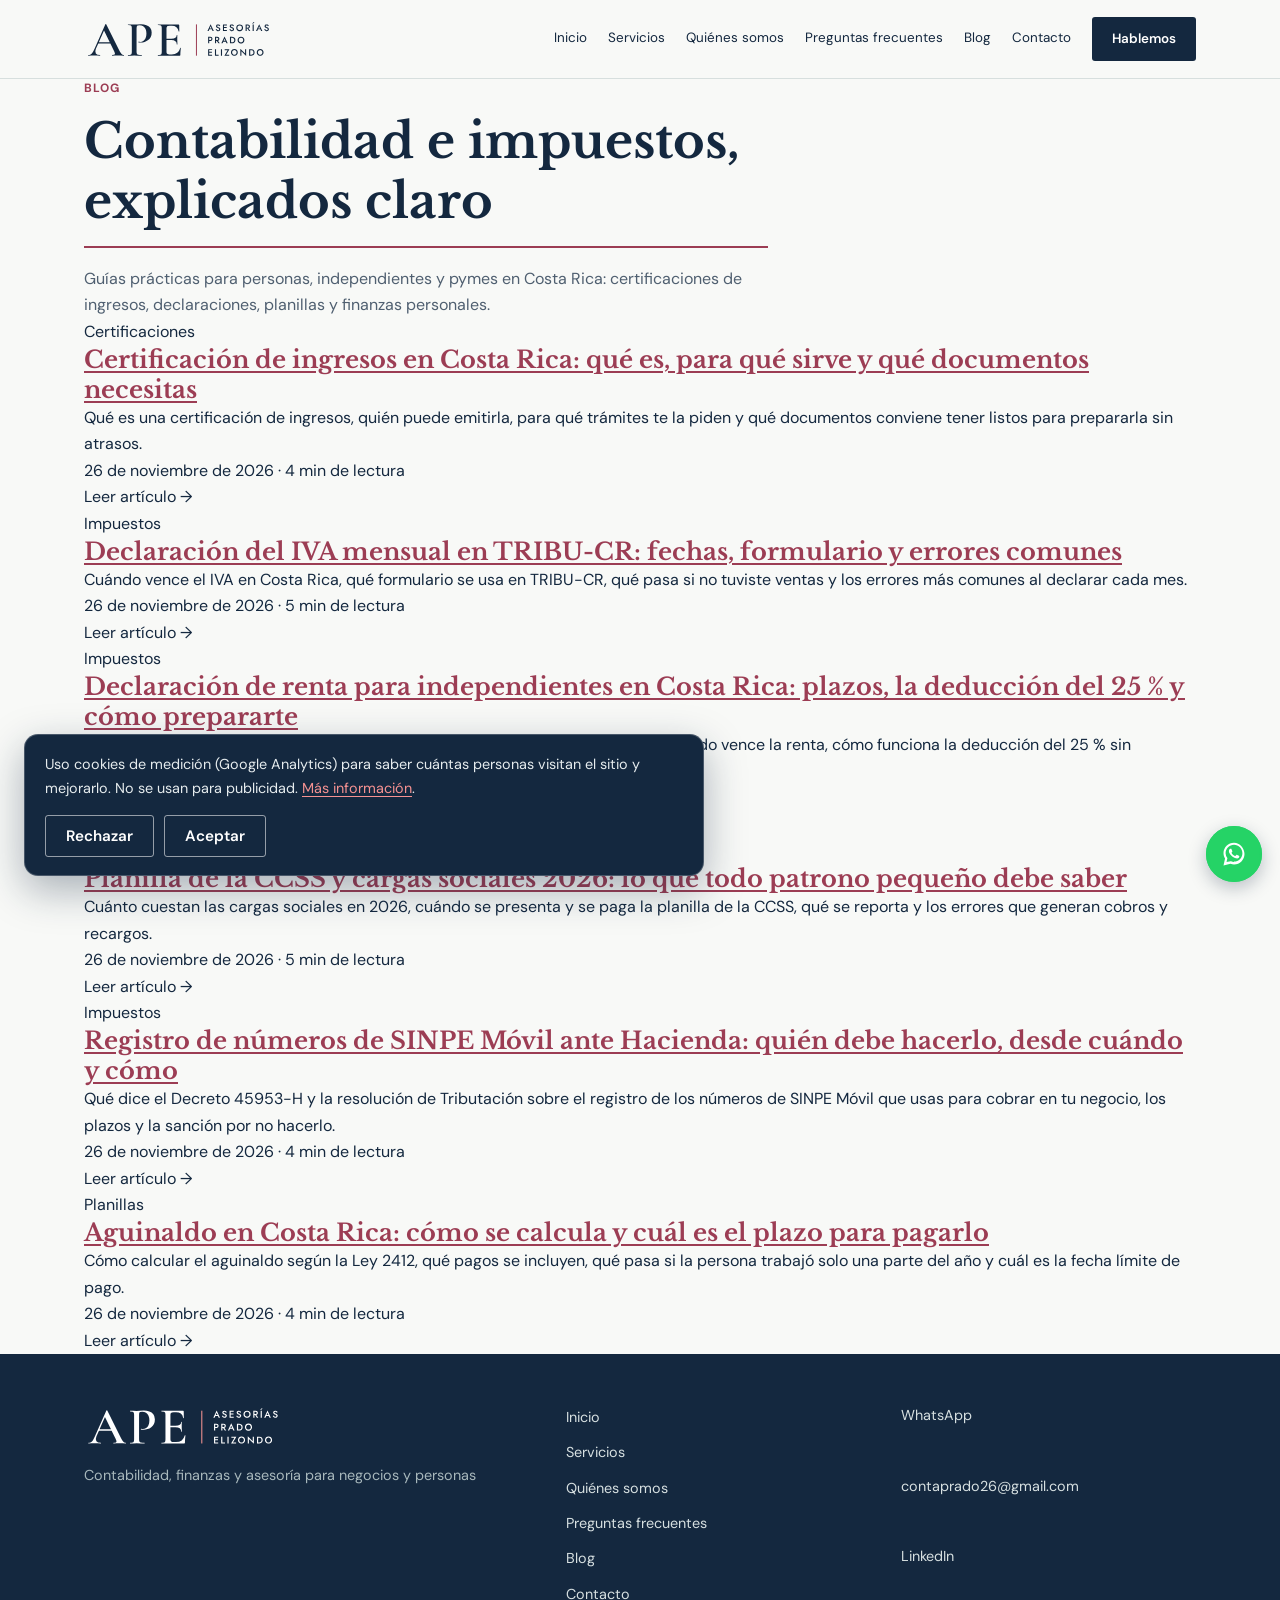
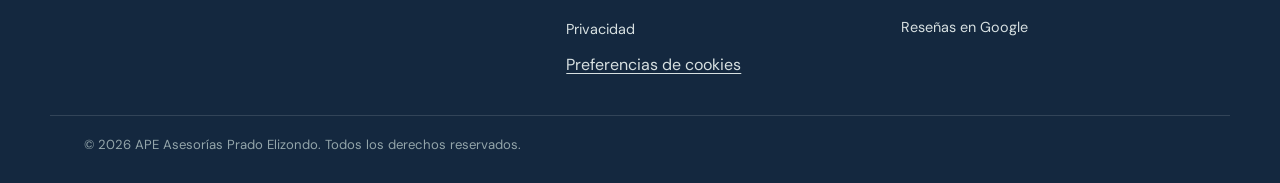
<file: blog/index.html>
<!DOCTYPE html>
<html lang="es-CR">
<head>
  <meta charset="UTF-8">
  <meta name="viewport" content="width=device-width, initial-scale=1, viewport-fit=cover">
  <title>Blog de contabilidad e impuestos en Costa Rica | APE Asesorías Prado Elizondo</title>
  <meta name="description" content="Artículos prácticos sobre contabilidad, impuestos, certificaciones de ingresos y finanzas personales en Costa Rica, escritos por la contadora Gabriela Prado Mora.">
  <meta name="robots" content="index, follow, max-image-preview:large">
  <meta name="author" content="Gabriela Prado Mora">
  <meta name="theme-color" content="#14283F">
  <link rel="canonical" href="https://contaprado.github.io/blog/">
  <meta property="og:type" content="website">
  <meta property="og:locale" content="es_CR">
  <meta property="og:site_name" content="APE Asesorías Prado Elizondo">
  <meta property="og:title" content="Blog de contabilidad e impuestos en Costa Rica | APE Asesorías Prado Elizondo">
  <meta property="og:description" content="Artículos prácticos sobre contabilidad, impuestos, certificaciones de ingresos y finanzas personales en Costa Rica, escritos por la contadora Gabriela Prado Mora.">
  <meta property="og:url" content="https://contaprado.github.io/blog/">
  <meta property="og:image" content="https://contaprado.github.io/assets/images/og-imagen.jpg">
  <meta name="twitter:card" content="summary_large_image">
  <link rel="icon" href="../assets/images/favicon.svg" type="image/svg+xml">
  <link rel="preconnect" href="https://fonts.googleapis.com">
  <link rel="preconnect" href="https://fonts.gstatic.com" crossorigin>
  <link href="https://fonts.googleapis.com/css2?family=DM+Sans:wght@400;500;600;700&family=Libre+Baskerville:wght@400;700&display=swap" rel="stylesheet">
  <link rel="stylesheet" href="../assets/css/styles.css?v=20261126b">
  <script type="application/ld+json">
{
  "@context": "https://schema.org",
  "@type": "Blog",
  "name": "Blog de APE Asesorías Prado Elizondo",
  "url": "https://contaprado.github.io/blog/",
  "inLanguage": "es-CR",
  "publisher": {
    "@type": "Organization",
    "name": "APE Asesorías Prado Elizondo",
    "url": "https://contaprado.github.io/",
    "logo": {
      "@type": "ImageObject",
      "url": "https://contaprado.github.io/assets/images/logo-ape.svg"
    }
  },
  "blogPost": [
    {
      "@type": "BlogPosting",
      "headline": "Certificación de ingresos en Costa Rica: qué es, para qué sirve y qué documentos necesitas",
      "url": "https://contaprado.github.io/blog/certificacion-de-ingresos-costa-rica.html",
      "datePublished": "2026-11-26",
      "author": {
        "@type": "Person",
        "name": "Gabriela Prado Mora",
        "jobTitle": "Contadora Privada y Pública Incorporada",
        "url": "https://contaprado.github.io/#sobre-mi"
      }
    },
    {
      "@type": "BlogPosting",
      "headline": "Declaración del IVA mensual en TRIBU-CR: fechas, formulario y errores comunes",
      "url": "https://contaprado.github.io/blog/declaracion-iva-mensual-tribu-cr.html",
      "datePublished": "2026-11-26",
      "author": {
        "@type": "Person",
        "name": "Gabriela Prado Mora",
        "jobTitle": "Contadora Privada y Pública Incorporada",
        "url": "https://contaprado.github.io/#sobre-mi"
      }
    },
    {
      "@type": "BlogPosting",
      "headline": "Declaración de renta para independientes en Costa Rica: plazos, la deducción del 25 % y cómo prepararte",
      "url": "https://contaprado.github.io/blog/declaracion-renta-independientes-costa-rica.html",
      "datePublished": "2026-11-26",
      "author": {
        "@type": "Person",
        "name": "Gabriela Prado Mora",
        "jobTitle": "Contadora Privada y Pública Incorporada",
        "url": "https://contaprado.github.io/#sobre-mi"
      }
    },
    {
      "@type": "BlogPosting",
      "headline": "Planilla de la CCSS y cargas sociales 2026: lo que todo patrono pequeño debe saber",
      "url": "https://contaprado.github.io/blog/planilla-ccss-cargas-sociales-2026.html",
      "datePublished": "2026-11-26",
      "author": {
        "@type": "Person",
        "name": "Gabriela Prado Mora",
        "jobTitle": "Contadora Privada y Pública Incorporada",
        "url": "https://contaprado.github.io/#sobre-mi"
      }
    },
    {
      "@type": "BlogPosting",
      "headline": "Registro de números de SINPE Móvil ante Hacienda: quién debe hacerlo, desde cuándo y cómo",
      "url": "https://contaprado.github.io/blog/registro-sinpe-movil-hacienda.html",
      "datePublished": "2026-11-26",
      "author": {
        "@type": "Person",
        "name": "Gabriela Prado Mora",
        "jobTitle": "Contadora Privada y Pública Incorporada",
        "url": "https://contaprado.github.io/#sobre-mi"
      }
    },
    {
      "@type": "BlogPosting",
      "headline": "Aguinaldo en Costa Rica: cómo se calcula y cuál es el plazo para pagarlo",
      "url": "https://contaprado.github.io/blog/aguinaldo-calculo-plazo-pago.html",
      "datePublished": "2026-11-26",
      "author": {
        "@type": "Person",
        "name": "Gabriela Prado Mora",
        "jobTitle": "Contadora Privada y Pública Incorporada",
        "url": "https://contaprado.github.io/#sobre-mi"
      }
    }
  ]
}
  </script>
</head>

<body>
  <a class="salto-contenido" href="#contenido">Saltar al contenido</a>
  <header class="cabecera" id="cabecera">
    <div class="contenedor cabecera__interior">
      <a class="marca" href="../" aria-label="APE Asesorías Prado Elizondo, ir al inicio">
        <img class="marca__logo" src="../assets/images/logo-ape.svg" alt="APE Asesorías Prado Elizondo" width="189" height="42">
      </a>
      <button class="menu-boton" id="menuBoton" type="button" aria-label="Abrir menú de navegación" aria-expanded="false" aria-controls="menuPrincipal">
        <span class="menu-boton__barras" aria-hidden="true"></span>
      </button>
      <nav class="nav" id="menuPrincipal" aria-label="Navegación principal">
        <ul class="nav__lista">
          <li><a class="nav__enlace" href="../#inicio">Inicio</a></li>
          <li><a class="nav__enlace" href="../#servicios">Servicios</a></li>
          <li><a class="nav__enlace" href="../#sobre-mi">Quiénes somos</a></li>
          <li><a class="nav__enlace" href="../#faq">Preguntas frecuentes</a></li>
          <li><a class="nav__enlace" href="./" aria-current="page">Blog</a></li>
          <li><a class="nav__enlace" href="../#contacto">Contacto</a></li>
          <li><a class="nav__cta" href="../#contacto">Hablemos</a></li>
        </ul>
      </nav>
    </div>
  </header>
  <div class="fondo-menu" id="fondoMenu" hidden></div>

  <main id="contenido">
    <section class="blog-cabecera">
      <div class="contenedor">
        <p class="seccion__etiqueta">Blog</p>
        <h1 class="seccion__titulo">Contabilidad e impuestos, explicados claro</h1>
        <p class="seccion__descripcion">Guías prácticas para personas, independientes y pymes en Costa Rica: certificaciones de ingresos, declaraciones, planillas y finanzas personales.</p>
      </div>
    </section>
    <div class="contenedor">
      <div class="blog-lista">
        <article class="blog-tarjeta">
          <p class="blog-categoria">Certificaciones</p>
          <h2><a href="certificacion-de-ingresos-costa-rica.html">Certificación de ingresos en Costa Rica: qué es, para qué sirve y qué documentos necesitas</a></h2>
          <p>Qué es una certificación de ingresos, quién puede emitirla, para qué trámites te la piden y qué documentos conviene tener listos para prepararla sin atrasos.</p>
          <p class="blog-meta"><time datetime="2026-11-26">26 de noviembre de 2026</time> · 4 min de lectura</p>
          <span class="blog-tarjeta__leer" aria-hidden="true">Leer artículo →</span>
        </article>
        <article class="blog-tarjeta">
          <p class="blog-categoria">Impuestos</p>
          <h2><a href="declaracion-iva-mensual-tribu-cr.html">Declaración del IVA mensual en TRIBU-CR: fechas, formulario y errores comunes</a></h2>
          <p>Cuándo vence el IVA en Costa Rica, qué formulario se usa en TRIBU-CR, qué pasa si no tuviste ventas y los errores más comunes al declarar cada mes.</p>
          <p class="blog-meta"><time datetime="2026-11-26">26 de noviembre de 2026</time> · 5 min de lectura</p>
          <span class="blog-tarjeta__leer" aria-hidden="true">Leer artículo →</span>
        </article>
        <article class="blog-tarjeta">
          <p class="blog-categoria">Impuestos</p>
          <h2><a href="declaracion-renta-independientes-costa-rica.html">Declaración de renta para independientes en Costa Rica: plazos, la deducción del 25 % y cómo prepararte</a></h2>
          <p>Guía para profesionales independientes y freelancers: qué período se declara, cuándo vence la renta, cómo funciona la deducción del 25 % sin comprobantes y qué ordenar antes de declarar.</p>
          <p class="blog-meta"><time datetime="2026-11-26">26 de noviembre de 2026</time> · 5 min de lectura</p>
          <span class="blog-tarjeta__leer" aria-hidden="true">Leer artículo →</span>
        </article>
        <article class="blog-tarjeta">
          <p class="blog-categoria">Planillas</p>
          <h2><a href="planilla-ccss-cargas-sociales-2026.html">Planilla de la CCSS y cargas sociales 2026: lo que todo patrono pequeño debe saber</a></h2>
          <p>Cuánto cuestan las cargas sociales en 2026, cuándo se presenta y se paga la planilla de la CCSS, qué se reporta y los errores que generan cobros y recargos.</p>
          <p class="blog-meta"><time datetime="2026-11-26">26 de noviembre de 2026</time> · 5 min de lectura</p>
          <span class="blog-tarjeta__leer" aria-hidden="true">Leer artículo →</span>
        </article>
        <article class="blog-tarjeta">
          <p class="blog-categoria">Impuestos</p>
          <h2><a href="registro-sinpe-movil-hacienda.html">Registro de números de SINPE Móvil ante Hacienda: quién debe hacerlo, desde cuándo y cómo</a></h2>
          <p>Qué dice el Decreto 45953-H y la resolución de Tributación sobre el registro de los números de SINPE Móvil que usas para cobrar en tu negocio, los plazos y la sanción por no hacerlo.</p>
          <p class="blog-meta"><time datetime="2026-11-26">26 de noviembre de 2026</time> · 4 min de lectura</p>
          <span class="blog-tarjeta__leer" aria-hidden="true">Leer artículo →</span>
        </article>
        <article class="blog-tarjeta">
          <p class="blog-categoria">Planillas</p>
          <h2><a href="aguinaldo-calculo-plazo-pago.html">Aguinaldo en Costa Rica: cómo se calcula y cuál es el plazo para pagarlo</a></h2>
          <p>Cómo calcular el aguinaldo según la Ley 2412, qué pagos se incluyen, qué pasa si la persona trabajó solo una parte del año y cuál es la fecha límite de pago.</p>
          <p class="blog-meta"><time datetime="2026-11-26">26 de noviembre de 2026</time> · 4 min de lectura</p>
          <span class="blog-tarjeta__leer" aria-hidden="true">Leer artículo →</span>
        </article>
      </div>
    </div>
  </main>

  <footer class="pie">
    <div class="contenedor pie__interior">
      <div class="pie__marca"><img class="pie__logo" src="../assets/images/logo-ape-reverso.svg" alt="APE Asesorías Prado Elizondo" width="198" height="44" loading="lazy"><p class="pie__descripcion">Contabilidad, finanzas y asesoría para negocios y personas</p><p class="pie__zona pie__oculto">Cartago, Tres Ríos y Los Santos · Atención remota en todo el país</p><p class="pie__descripcion">Gabriela Prado Mora · CPA 8812 · CPI 35512 · 12 años de experiencia</p></div>
      <nav class="pie__nav" aria-label="Navegación del pie de página"><ul><li><a href="../#inicio">Inicio</a></li><li><a href="../#servicios">Servicios</a></li><li><a href="../#sobre-mi">Quiénes somos</a></li><li><a href="../#faq">Preguntas frecuentes</a></li><li><a href="./">Blog</a></li><li><a href="../#contacto">Contacto</a></li><li><a href="../privacidad.html">Privacidad</a></li><li><button type="button" class="pie__cookies" id="cookiesPreferencias">Preferencias de cookies</button></li></ul></nav>
      <div class="pie__contacto"><a href="https://wa.me/50689168077?text=Hola%20Gabriela%2C%20le%C3%AD%20tu%20blog%20y%20quisiera%20hacerte%20una%20consulta." target="_blank" rel="noopener">WhatsApp</a><a href="mailto:contaprado26@gmail.com">contaprado26@gmail.com</a><a href="https://www.linkedin.com/in/gabriela-prado-mora-9bab63175/" target="_blank" rel="noopener" aria-label="Ver el perfil profesional de Gabriela Prado en LinkedIn">LinkedIn</a><a href="https://g.page/r/CXoRK9jvTEf7EBM/review" target="_blank" rel="noopener" aria-label="Dejar una reseña en Google">Reseñas en Google</a></div>
    </div>
    <div class="contenedor pie__legal"><p>&copy; <span id="anioActual">2026</span> APE Asesorías Prado Elizondo. Todos los derechos reservados.</p></div>
  </footer>

  <a class="wa-flotante" href="https://wa.me/50689168077?text=Hola%20Gabriela%2C%20le%C3%AD%20tu%20blog%20y%20quisiera%20hacerte%20una%20consulta." target="_blank" rel="noopener" aria-label="Escribirme por WhatsApp">
    <svg viewBox="0 0 32 32" width="28" height="28" aria-hidden="true" focusable="false"><path fill="currentColor" d="M16.04 3C9.4 3 4 8.36 4 14.97c0 2.3.65 4.45 1.78 6.28L4 29l7.93-1.74a12.1 12.1 0 0 0 4.1.72C22.67 28 28 22.64 28 16.03 28 9.42 22.68 3 16.04 3Zm0 22a9.9 9.9 0 0 1-3.37-.59l-.48-.18-4.7 1.03 1-4.58-.31-.5A9.6 9.6 0 0 1 6.4 15c0-5.3 4.33-9.6 9.64-9.6 5.3 0 9.56 4.3 9.56 9.6 0 5.3-4.3 9.6-9.56 9.6Zm5.3-7.2c-.29-.15-1.7-.84-1.97-.94-.26-.1-.46-.15-.65.15-.2.29-.75.94-.92 1.13-.17.2-.34.22-.63.07-.29-.15-1.22-.45-2.32-1.43-.86-.76-1.44-1.7-1.6-1.99-.17-.29-.02-.45.13-.6.13-.13.29-.34.43-.51.15-.17.2-.29.29-.49.1-.2.05-.37-.02-.51-.07-.15-.65-1.56-.89-2.14-.23-.56-.47-.48-.65-.49h-.55c-.2 0-.51.07-.78.37-.27.29-1.02 1-1.02 2.43s1.05 2.82 1.2 3.02c.15.2 2.06 3.14 5 4.4.7.3 1.24.48 1.67.62.7.22 1.34.19 1.85.12.56-.08 1.7-.7 1.94-1.37.24-.68.24-1.26.17-1.38-.07-.12-.27-.2-.56-.34Z"/></svg>
  </a>

  <div class="cookies" id="avisoCookies" role="region" aria-label="Aviso de cookies" hidden>
    <p>Uso cookies de medición (Google Analytics) para saber cuántas personas visitan el sitio y mejorarlo. No se usan para publicidad. <a href="../privacidad.html#cookies">Más información</a>.</p>
    <div class="cookies__acciones">
      <button type="button" class="boton" data-cookies="no">Rechazar</button>
      <button type="button" class="boton" data-cookies="si">Aceptar</button>
    </div>
  </div>

  <script src="../assets/js/script.js?v=20261126"></script>
</body>
</html>
</file>
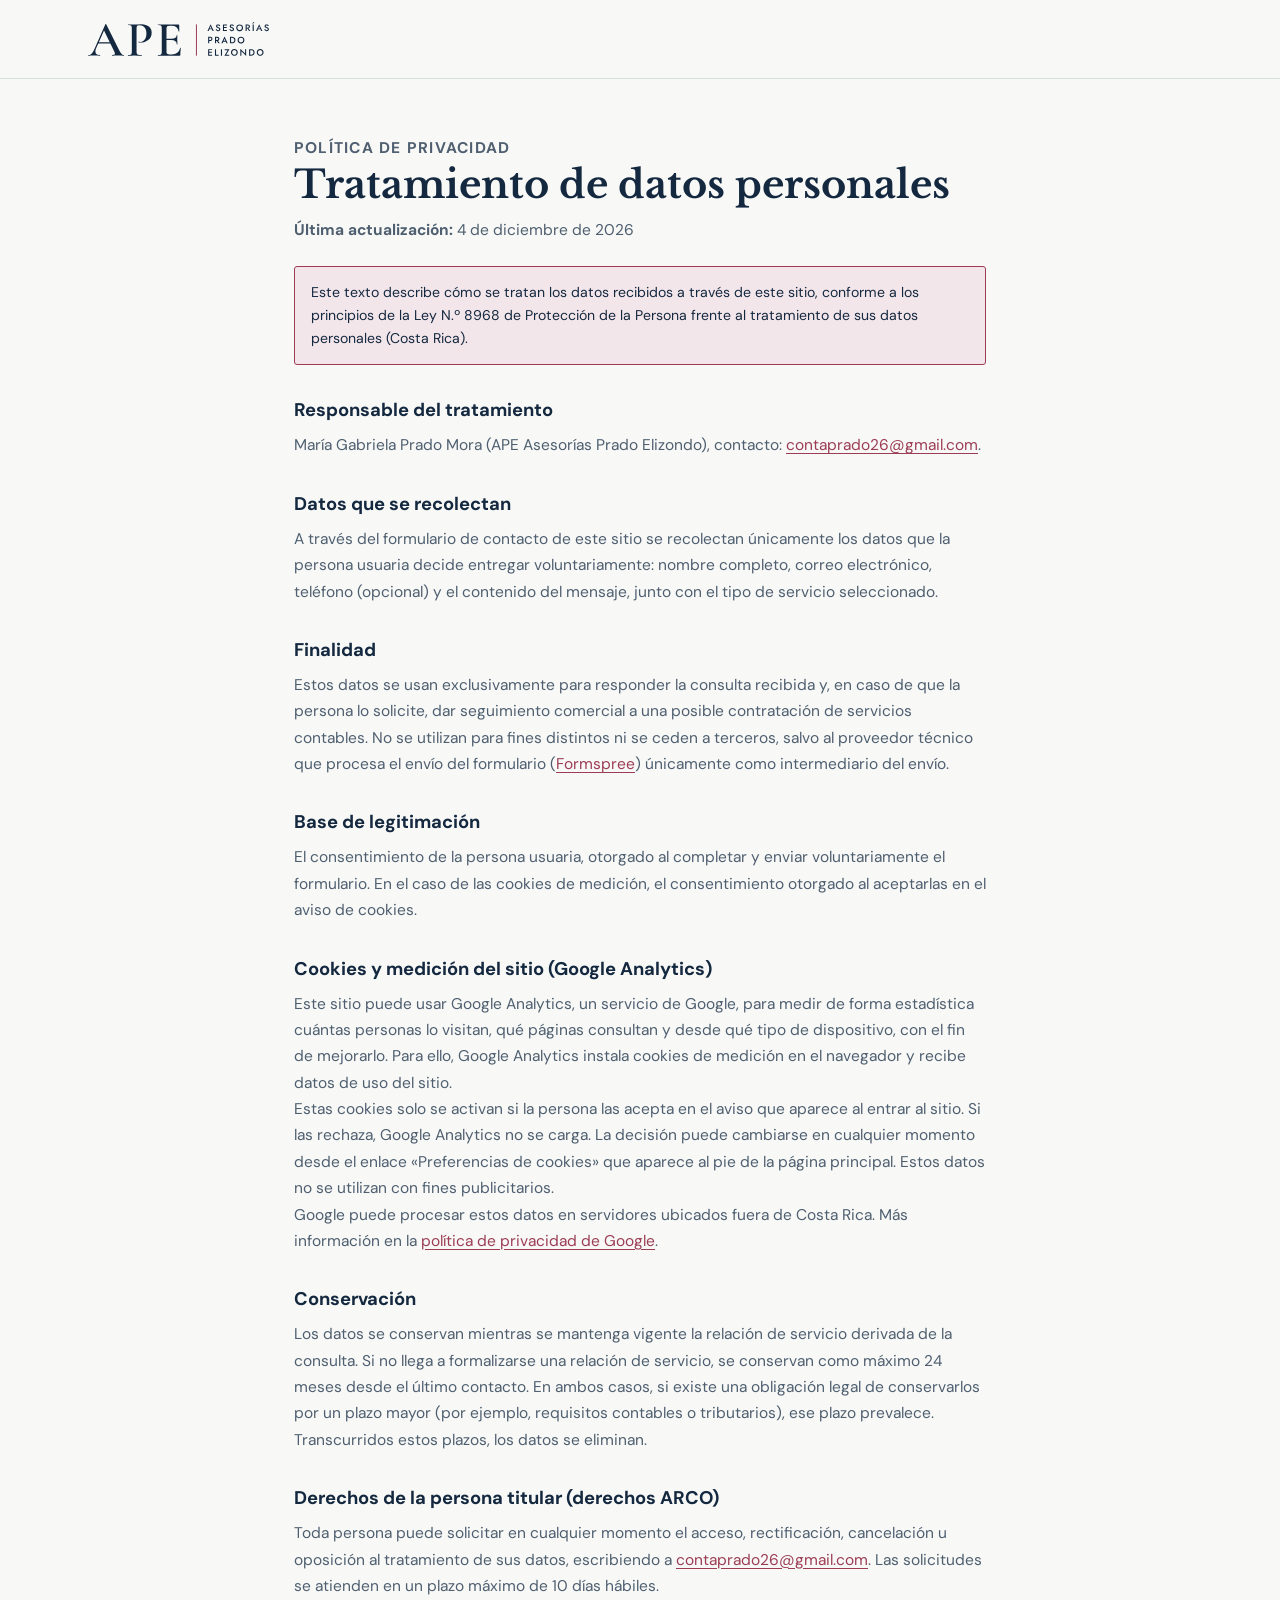
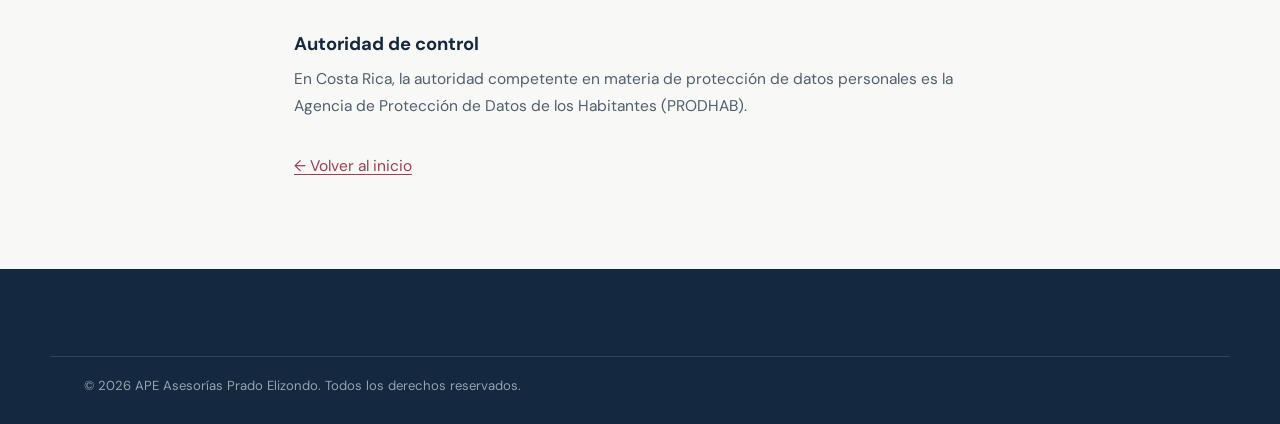
<file: privacidad.html>
<!DOCTYPE html>
<html lang="es-CR">
<head>
  <meta charset="UTF-8">
  <meta name="viewport" content="width=device-width, initial-scale=1, viewport-fit=cover">
  <title>Política de privacidad | APE Asesorías Prado Elizondo</title>
  <meta name="description" content="Política de privacidad y tratamiento de datos personales de APE Asesorías Prado Elizondo, conforme a la Ley 8968 de Costa Rica.">
  <meta name="robots" content="noindex, follow">
  <meta name="theme-color" content="#14283F">
  <link rel="icon" href="assets/images/favicon.svg" type="image/svg+xml">
  <link rel="preconnect" href="https://fonts.googleapis.com">
  <link rel="preconnect" href="https://fonts.gstatic.com" crossorigin>
  <link href="https://fonts.googleapis.com/css2?family=DM+Sans:wght@400;500;600;700&family=Libre+Baskerville:wght@400;700&display=swap" rel="stylesheet">
  <link rel="stylesheet" href="assets/css/styles.css">
  <style>
    .legal { padding: 56px 0 90px; }
    .legal .contenedor { max-width: var(--ancho-estrecho); }
    .legal h1 { font-size: clamp(1.7rem, 4vw, 2.4rem); margin-bottom: 8px; }
    .legal h2 { font-size: 1.15rem; font-family: var(--sans); margin-top: 34px; margin-bottom: 10px; }
    .legal p, .legal li { color: var(--tinta-suave); font-size: .97rem; line-height: 1.7; }
    .legal ul { list-style: disc; padding-left: 1.3em; display: grid; gap: 6px; }
    .legal__aviso { margin: 22px 0 0; padding: 14px 16px; border: 1px solid var(--acento); border-radius: var(--radio); background: var(--acento-claro); color: var(--tinta); font-size: .88rem; }
    .legal a { color: var(--verde); }
  </style>
</head>
<body>
  <a class="salto-contenido" href="#contenido">Saltar al contenido</a>
  <header class="cabecera" id="cabecera">
    <div class="contenedor cabecera__interior">
      <a class="marca" href="index.html" aria-label="APE Asesorías Prado Elizondo, ir al inicio">
        <img class="marca__logo" src="assets/images/logo-ape.svg" alt="APE Asesorías Prado Elizondo" width="189" height="42">
      </a>
    </div>
  </header>

  <main id="contenido" class="legal">
    <div class="contenedor">
      <p class="seccion__etiqueta">Política de privacidad</p>
      <h1>Tratamiento de datos personales</h1>
      <p><strong>Última actualización:</strong> <span id="fechaActualizacion"></span></p>

      <div class="legal__aviso">
        Este texto describe cómo se tratan los datos recibidos a través de este sitio, conforme a los principios de la Ley N.º 8968 de Protección de la Persona frente al tratamiento de sus datos personales (Costa Rica).
      </div>

      <h2>Responsable del tratamiento</h2>
      <p>María Gabriela Prado Mora (APE Asesorías Prado Elizondo), contacto: <a href="mailto:contaprado26@gmail.com">contaprado26@gmail.com</a>.</p>

      <h2>Datos que se recolectan</h2>
      <p>A través del formulario de contacto de este sitio se recolectan únicamente los datos que la persona usuaria decide entregar voluntariamente: nombre completo, correo electrónico, teléfono (opcional) y el contenido del mensaje, junto con el tipo de servicio seleccionado.</p>

      <h2>Finalidad</h2>
      <p>Estos datos se usan exclusivamente para responder la consulta recibida y, en caso de que la persona lo solicite, dar seguimiento comercial a una posible contratación de servicios contables. No se utilizan para fines distintos ni se ceden a terceros, salvo al proveedor técnico que procesa el envío del formulario (<a href="https://formspree.io/legal/privacy-policy" target="_blank" rel="noopener noreferrer">Formspree</a>) únicamente como intermediario del envío.</p>

      <h2>Base de legitimación</h2>
      <p>El consentimiento de la persona usuaria, otorgado al completar y enviar voluntariamente el formulario. En el caso de las cookies de medición, el consentimiento otorgado al aceptarlas en el aviso de cookies.</p>

      <h2 id="cookies">Cookies y medición del sitio (Google Analytics)</h2>
      <p>Este sitio puede usar Google Analytics, un servicio de Google, para medir de forma estadística cuántas personas lo visitan, qué páginas consultan y desde qué tipo de dispositivo, con el fin de mejorarlo. Para ello, Google Analytics instala cookies de medición en el navegador y recibe datos de uso del sitio.</p>
      <p>Estas cookies solo se activan si la persona las acepta en el aviso que aparece al entrar al sitio. Si las rechaza, Google Analytics no se carga. La decisión puede cambiarse en cualquier momento desde el enlace «Preferencias de cookies» que aparece al pie de la página principal. Estos datos no se utilizan con fines publicitarios.</p>
      <p>Google puede procesar estos datos en servidores ubicados fuera de Costa Rica. Más información en la <a href="https://policies.google.com/privacy" target="_blank" rel="noopener noreferrer">política de privacidad de Google</a>.</p>

      <h2>Conservación</h2>
      <p>Los datos se conservan mientras se mantenga vigente la relación de servicio derivada de la consulta. Si no llega a formalizarse una relación de servicio, se conservan como máximo 24 meses desde el último contacto. En ambos casos, si existe una obligación legal de conservarlos por un plazo mayor (por ejemplo, requisitos contables o tributarios), ese plazo prevalece. Transcurridos estos plazos, los datos se eliminan.</p>

      <h2>Derechos de la persona titular (derechos ARCO)</h2>
      <p>Toda persona puede solicitar en cualquier momento el acceso, rectificación, cancelación u oposición al tratamiento de sus datos, escribiendo a <a href="mailto:contaprado26@gmail.com">contaprado26@gmail.com</a>. Las solicitudes se atienden en un plazo máximo de 10 días hábiles.</p>

      <h2>Autoridad de control</h2>
      <p>En Costa Rica, la autoridad competente en materia de protección de datos personales es la Agencia de Protección de Datos de los Habitantes (PRODHAB).</p>

      <p style="margin-top:34px;"><a href="index.html">&larr; Volver al inicio</a></p>
    </div>
  </main>

  <footer class="pie">
    <div class="contenedor pie__legal"><p>&copy; <span id="anioActual"></span> APE Asesorías Prado Elizondo. Todos los derechos reservados.</p></div>
  </footer>

  <script>
    document.getElementById('anioActual').textContent = new Date().getFullYear();
    document.getElementById('fechaActualizacion').textContent = new Date().toLocaleDateString('es-CR', { year: 'numeric', month: 'long', day: 'numeric' });
  </script>
</body>
</html>
</file>
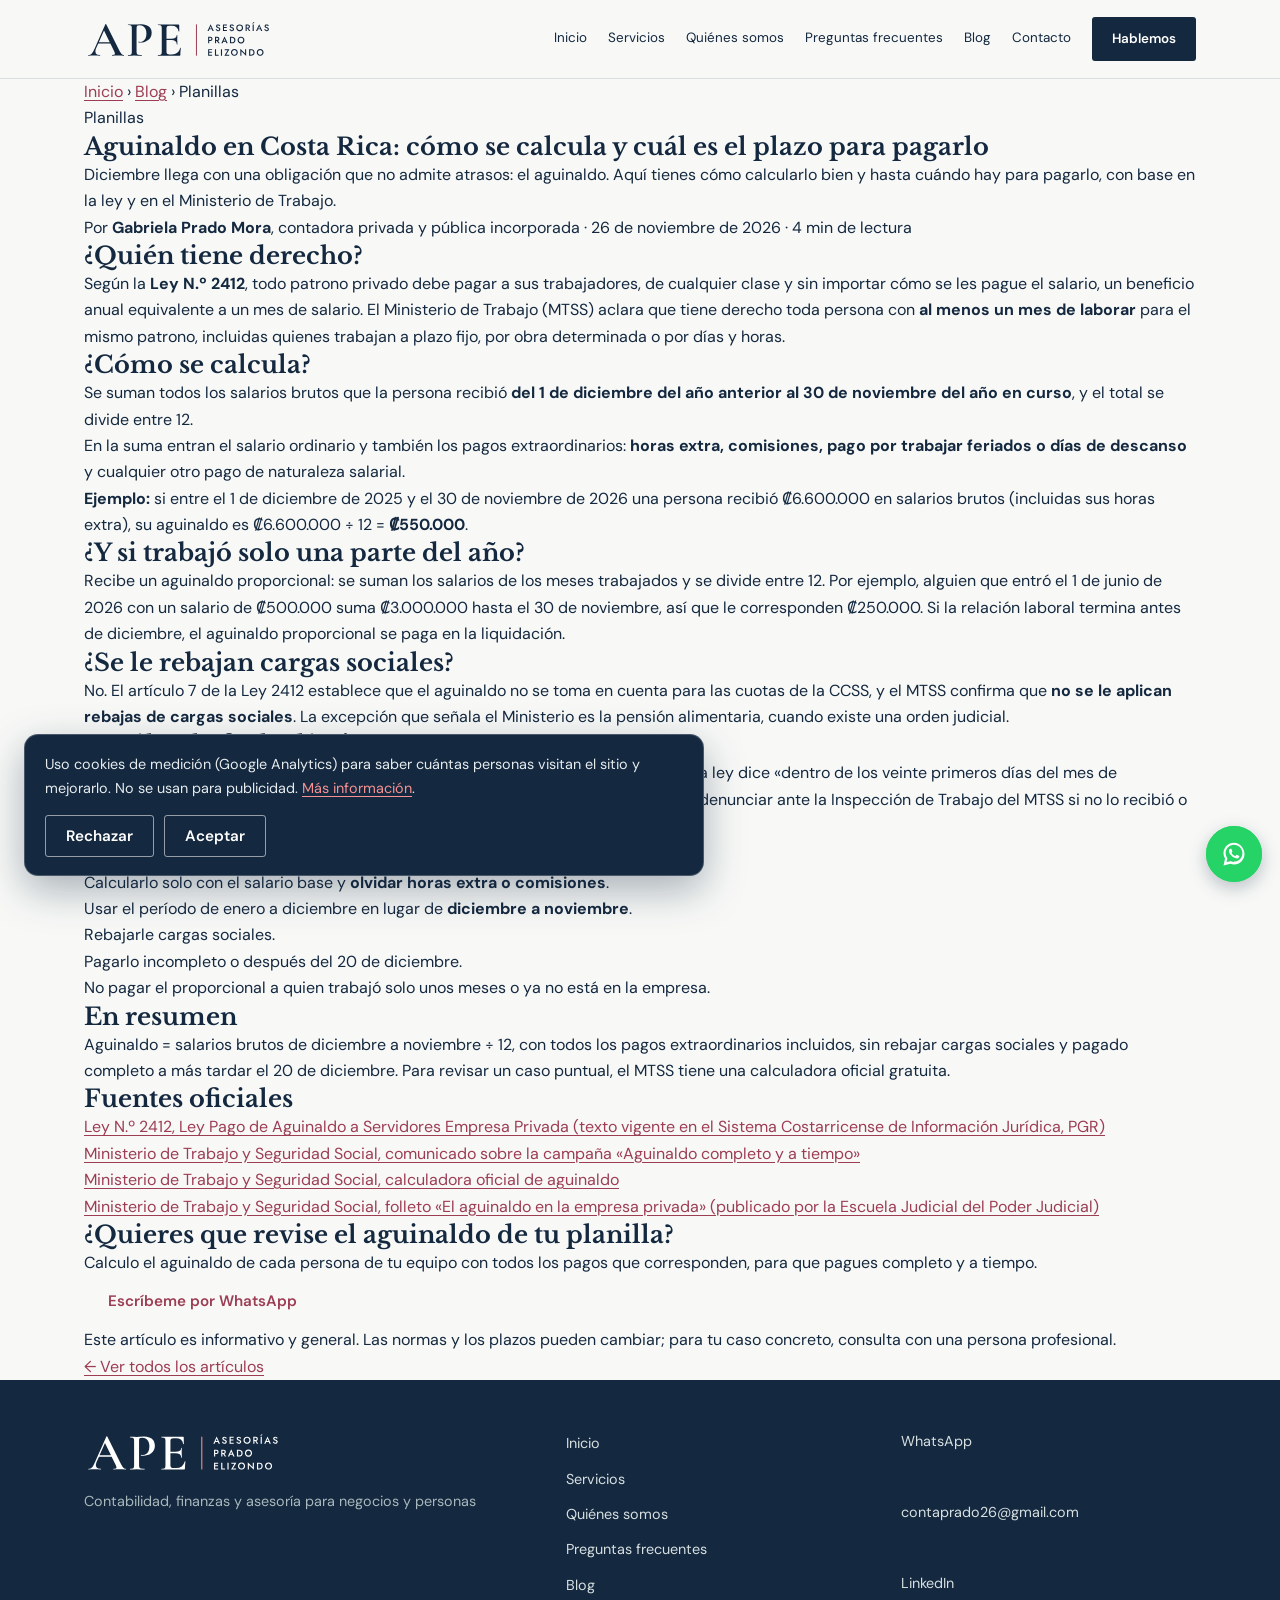
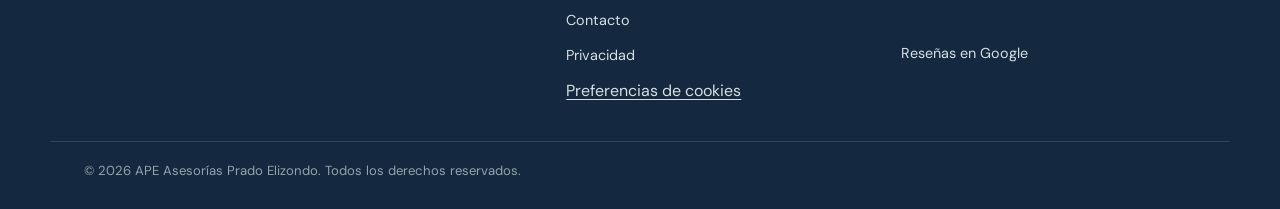
<file: blog/aguinaldo-calculo-plazo-pago.html>
<!DOCTYPE html>
<html lang="es-CR">
<head>
  <meta charset="UTF-8">
  <meta name="viewport" content="width=device-width, initial-scale=1, viewport-fit=cover">
  <title>Aguinaldo en Costa Rica: cómo se calcula y cuál es el plazo para pagarlo | APE Asesorías Prado Elizondo</title>
  <meta name="description" content="Cómo calcular el aguinaldo según la Ley 2412, qué pagos se incluyen, qué pasa si la persona trabajó solo una parte del año y cuál es la fecha límite de pago.">
  <meta name="robots" content="index, follow, max-image-preview:large">
  <meta name="author" content="Gabriela Prado Mora">
  <meta name="theme-color" content="#14283F">
  <link rel="canonical" href="https://contaprado.github.io/blog/aguinaldo-calculo-plazo-pago.html">
  <meta property="og:type" content="article">
  <meta property="og:locale" content="es_CR">
  <meta property="og:site_name" content="APE Asesorías Prado Elizondo">
  <meta property="og:title" content="Aguinaldo en Costa Rica: cómo se calcula y cuál es el plazo para pagarlo | APE Asesorías Prado Elizondo">
  <meta property="og:description" content="Cómo calcular el aguinaldo según la Ley 2412, qué pagos se incluyen, qué pasa si la persona trabajó solo una parte del año y cuál es la fecha límite de pago.">
  <meta property="og:url" content="https://contaprado.github.io/blog/aguinaldo-calculo-plazo-pago.html">
  <meta property="og:image" content="https://contaprado.github.io/assets/images/og-imagen.jpg">
  <meta name="twitter:card" content="summary_large_image">
  <link rel="icon" href="../assets/images/favicon.svg" type="image/svg+xml">
  <link rel="preconnect" href="https://fonts.googleapis.com">
  <link rel="preconnect" href="https://fonts.gstatic.com" crossorigin>
  <link href="https://fonts.googleapis.com/css2?family=DM+Sans:wght@400;500;600;700&family=Libre+Baskerville:wght@400;700&display=swap" rel="stylesheet">
  <link rel="stylesheet" href="../assets/css/styles.css?v=20261126b">
  <script type="application/ld+json">
{
  "@context": "https://schema.org",
  "@graph": [
    {
      "@type": "BlogPosting",
      "headline": "Aguinaldo en Costa Rica: cómo se calcula y cuál es el plazo para pagarlo",
      "description": "Cómo calcular el aguinaldo según la Ley 2412, qué pagos se incluyen, qué pasa si la persona trabajó solo una parte del año y cuál es la fecha límite de pago.",
      "datePublished": "2026-11-26",
      "dateModified": "2026-11-26",
      "author": {
        "@type": "Person",
        "name": "Gabriela Prado Mora",
        "jobTitle": "Contadora Privada y Pública Incorporada",
        "url": "https://contaprado.github.io/#sobre-mi"
      },
      "publisher": {
        "@type": "Organization",
        "name": "APE Asesorías Prado Elizondo",
        "url": "https://contaprado.github.io/",
        "logo": {
          "@type": "ImageObject",
          "url": "https://contaprado.github.io/assets/images/logo-ape.svg"
        }
      },
      "mainEntityOfPage": "https://contaprado.github.io/blog/aguinaldo-calculo-plazo-pago.html",
      "image": "https://contaprado.github.io/assets/images/og-imagen.jpg",
      "inLanguage": "es-CR",
      "keywords": "aguinaldo Costa Rica, cálculo del aguinaldo, Ley 2412, fecha de pago aguinaldo, 20 de diciembre, aguinaldo proporcional, MTSS, planillas, contadora Cartago"
    },
    {
      "@type": "BreadcrumbList",
      "itemListElement": [
        {
          "@type": "ListItem",
          "position": 1,
          "name": "Inicio",
          "item": "https://contaprado.github.io/"
        },
        {
          "@type": "ListItem",
          "position": 2,
          "name": "Blog",
          "item": "https://contaprado.github.io/blog/"
        },
        {
          "@type": "ListItem",
          "position": 3,
          "name": "Aguinaldo en Costa Rica: cómo se calcula y cuál es el plazo para pagarlo",
          "item": "https://contaprado.github.io/blog/aguinaldo-calculo-plazo-pago.html"
        }
      ]
    }
  ]
}
  </script>
</head>

<body>
  <a class="salto-contenido" href="#contenido">Saltar al contenido</a>
  <header class="cabecera" id="cabecera">
    <div class="contenedor cabecera__interior">
      <a class="marca" href="../" aria-label="APE Asesorías Prado Elizondo, ir al inicio">
        <img class="marca__logo" src="../assets/images/logo-ape.svg" alt="APE Asesorías Prado Elizondo" width="189" height="42">
      </a>
      <button class="menu-boton" id="menuBoton" type="button" aria-label="Abrir menú de navegación" aria-expanded="false" aria-controls="menuPrincipal">
        <span class="menu-boton__barras" aria-hidden="true"></span>
      </button>
      <nav class="nav" id="menuPrincipal" aria-label="Navegación principal">
        <ul class="nav__lista">
          <li><a class="nav__enlace" href="../#inicio">Inicio</a></li>
          <li><a class="nav__enlace" href="../#servicios">Servicios</a></li>
          <li><a class="nav__enlace" href="../#sobre-mi">Quiénes somos</a></li>
          <li><a class="nav__enlace" href="../#faq">Preguntas frecuentes</a></li>
          <li><a class="nav__enlace" href="./" aria-current="page">Blog</a></li>
          <li><a class="nav__enlace" href="../#contacto">Contacto</a></li>
          <li><a class="nav__cta" href="../#contacto">Hablemos</a></li>
        </ul>
      </nav>
    </div>
  </header>
  <div class="fondo-menu" id="fondoMenu" hidden></div>

  <main id="contenido" class="articulo">
    <article class="contenedor">
      <nav class="articulo__migas" aria-label="Ruta de navegación"><a href="../">Inicio</a> › <a href="./">Blog</a> › Planillas</nav>
      <p class="blog-categoria">Planillas</p>
      <h1>Aguinaldo en Costa Rica: cómo se calcula y cuál es el plazo para pagarlo</h1>
      <p class="articulo__entrada">Diciembre llega con una obligación que no admite atrasos: el aguinaldo. Aquí tienes cómo calcularlo bien y hasta cuándo hay para pagarlo, con base en la ley y en el Ministerio de Trabajo.</p>
      <p class="articulo__meta blog-meta">Por <strong>Gabriela Prado Mora</strong>, contadora privada y pública incorporada · <time datetime="2026-11-26">26 de noviembre de 2026</time> · 4 min de lectura</p>
      <div class="articulo__cuerpo">
        <h2>¿Quién tiene derecho?</h2>
        <p>Según la <strong>Ley N.º 2412</strong>, todo patrono privado debe pagar a sus trabajadores, de cualquier clase y sin importar cómo se les pague el salario, un beneficio anual equivalente a un mes de salario. El Ministerio de Trabajo (MTSS) aclara que tiene derecho toda persona con <strong>al menos un mes de laborar</strong> para el mismo patrono, incluidas quienes trabajan a plazo fijo, por obra determinada o por días y horas.</p>

        <h2>¿Cómo se calcula?</h2>
        <p>Se suman todos los salarios brutos que la persona recibió <strong>del 1 de diciembre del año anterior al 30 de noviembre del año en curso</strong>, y el total se divide entre 12.</p>
        <p>En la suma entran el salario ordinario y también los pagos extraordinarios: <strong>horas extra, comisiones, pago por trabajar feriados o días de descanso</strong> y cualquier otro pago de naturaleza salarial.</p>

        <div class="articulo__nota"><strong>Ejemplo:</strong> si entre el 1 de diciembre de 2025 y el 30 de noviembre de 2026 una persona recibió ₡6.600.000 en salarios brutos (incluidas sus horas extra), su aguinaldo es ₡6.600.000 ÷ 12 = <strong>₡550.000</strong>.</div>

        <h2>¿Y si trabajó solo una parte del año?</h2>
        <p>Recibe un aguinaldo proporcional: se suman los salarios de los meses trabajados y se divide entre 12. Por ejemplo, alguien que entró el 1 de junio de 2026 con un salario de ₡500.000 suma ₡3.000.000 hasta el 30 de noviembre, así que le corresponden ₡250.000. Si la relación laboral termina antes de diciembre, el aguinaldo proporcional se paga en la liquidación.</p>

        <h2>¿Se le rebajan cargas sociales?</h2>
        <p>No. El artículo 7 de la Ley 2412 establece que el aguinaldo no se toma en cuenta para las cuotas de la CCSS, y el MTSS confirma que <strong>no se le aplican rebajas de cargas sociales</strong>. La excepción que señala el Ministerio es la pensión alimentaria, cuando existe una orden judicial.</p>

        <h2>¿Cuál es la fecha límite?</h2>
        <p>En el sector privado, el aguinaldo debe pagarse <strong>a más tardar el 20 de diciembre</strong> (la ley dice «dentro de los veinte primeros días del mes de diciembre») y completo. A partir del 21 de diciembre, la persona trabajadora puede denunciar ante la Inspección de Trabajo del MTSS si no lo recibió o si lo recibió incompleto.</p>

        <h2>Errores comunes</h2>
        <ul>
          <li>Calcularlo solo con el salario base y <strong>olvidar horas extra o comisiones</strong>.</li>
          <li>Usar el período de enero a diciembre en lugar de <strong>diciembre a noviembre</strong>.</li>
          <li>Rebajarle cargas sociales.</li>
          <li>Pagarlo incompleto o después del 20 de diciembre.</li>
          <li>No pagar el proporcional a quien trabajó solo unos meses o ya no está en la empresa.</li>
        </ul>

        <h2>En resumen</h2>
        <p>Aguinaldo = salarios brutos de diciembre a noviembre ÷ 12, con todos los pagos extraordinarios incluidos, sin rebajar cargas sociales y pagado completo a más tardar el 20 de diciembre. Para revisar un caso puntual, el MTSS tiene una calculadora oficial gratuita.</p>
      </div>
      <section class="articulo__fuentes" aria-labelledby="fuentes-titulo">
        <h2 id="fuentes-titulo">Fuentes oficiales</h2>
        <ul>
          <li><a href="https://sinalevi.go.cr/ResultadosNormativa/Informacion?param1=35148&param2=37066&param3=1" target="_blank" rel="noopener">Ley N.º 2412, Ley Pago de Aguinaldo a Servidores Empresa Privada (texto vigente en el Sistema Costarricense de Información Jurídica, PGR)</a></li>
          <li><a href="https://www.mtss.go.cr/prensa/comunicados/2025/noviembre/cp_054_2025.html" target="_blank" rel="noopener">Ministerio de Trabajo y Seguridad Social, comunicado sobre la campaña «Aguinaldo completo y a tiempo»</a></li>
          <li><a href="https://www.mtss.go.cr/buscador/Aguinaldo.aspx" target="_blank" rel="noopener">Ministerio de Trabajo y Seguridad Social, calculadora oficial de aguinaldo</a></li>
          <li><a href="https://escuelajudicialpj.poder-judicial.go.cr/Archivos/bibliotecaVirtual/otrasPublicaciones/brochures/Aguinaldo.pdf" target="_blank" rel="noopener">Ministerio de Trabajo y Seguridad Social, folleto «El aguinaldo en la empresa privada» (publicado por la Escuela Judicial del Poder Judicial)</a></li>
        </ul>
      </section>
      <aside class="articulo__cta">
        <h2>¿Quieres que revise el aguinaldo de tu planilla?</h2>
        <p>Calculo el aguinaldo de cada persona de tu equipo con todos los pagos que corresponden, para que pagues completo y a tiempo.</p>
        <a class="boton" href="https://wa.me/50689168077?text=Hola%20Gabriela%2C%20le%C3%AD%20tu%20blog%20y%20quisiera%20hacerte%20una%20consulta." target="_blank" rel="noopener">Escríbeme por WhatsApp</a>
      </aside>
      <p class="articulo__aviso">Este artículo es informativo y general. Las normas y los plazos pueden cambiar; para tu caso concreto, consulta con una persona profesional.</p>
      <p class="articulo__volver"><a href="./">&larr; Ver todos los artículos</a></p>
    </article>
  </main>

  <footer class="pie">
    <div class="contenedor pie__interior">
      <div class="pie__marca"><img class="pie__logo" src="../assets/images/logo-ape-reverso.svg" alt="APE Asesorías Prado Elizondo" width="198" height="44" loading="lazy"><p class="pie__descripcion">Contabilidad, finanzas y asesoría para negocios y personas</p><p class="pie__zona pie__oculto">Cartago, Tres Ríos y Los Santos · Atención remota en todo el país</p><p class="pie__descripcion">Gabriela Prado Mora · CPA 8812 · CPI 35512 · 12 años de experiencia</p></div>
      <nav class="pie__nav" aria-label="Navegación del pie de página"><ul><li><a href="../#inicio">Inicio</a></li><li><a href="../#servicios">Servicios</a></li><li><a href="../#sobre-mi">Quiénes somos</a></li><li><a href="../#faq">Preguntas frecuentes</a></li><li><a href="./">Blog</a></li><li><a href="../#contacto">Contacto</a></li><li><a href="../privacidad.html">Privacidad</a></li><li><button type="button" class="pie__cookies" id="cookiesPreferencias">Preferencias de cookies</button></li></ul></nav>
      <div class="pie__contacto"><a href="https://wa.me/50689168077?text=Hola%20Gabriela%2C%20le%C3%AD%20tu%20blog%20y%20quisiera%20hacerte%20una%20consulta." target="_blank" rel="noopener">WhatsApp</a><a href="mailto:contaprado26@gmail.com">contaprado26@gmail.com</a><a href="https://www.linkedin.com/in/gabriela-prado-mora-9bab63175/" target="_blank" rel="noopener" aria-label="Ver el perfil profesional de Gabriela Prado en LinkedIn">LinkedIn</a><a href="https://g.page/r/CXoRK9jvTEf7EBM/review" target="_blank" rel="noopener" aria-label="Dejar una reseña en Google">Reseñas en Google</a></div>
    </div>
    <div class="contenedor pie__legal"><p>&copy; <span id="anioActual">2026</span> APE Asesorías Prado Elizondo. Todos los derechos reservados.</p></div>
  </footer>

  <a class="wa-flotante" href="https://wa.me/50689168077?text=Hola%20Gabriela%2C%20le%C3%AD%20tu%20blog%20y%20quisiera%20hacerte%20una%20consulta." target="_blank" rel="noopener" aria-label="Escribirme por WhatsApp">
    <svg viewBox="0 0 32 32" width="28" height="28" aria-hidden="true" focusable="false"><path fill="currentColor" d="M16.04 3C9.4 3 4 8.36 4 14.97c0 2.3.65 4.45 1.78 6.28L4 29l7.93-1.74a12.1 12.1 0 0 0 4.1.72C22.67 28 28 22.64 28 16.03 28 9.42 22.68 3 16.04 3Zm0 22a9.9 9.9 0 0 1-3.37-.59l-.48-.18-4.7 1.03 1-4.58-.31-.5A9.6 9.6 0 0 1 6.4 15c0-5.3 4.33-9.6 9.64-9.6 5.3 0 9.56 4.3 9.56 9.6 0 5.3-4.3 9.6-9.56 9.6Zm5.3-7.2c-.29-.15-1.7-.84-1.97-.94-.26-.1-.46-.15-.65.15-.2.29-.75.94-.92 1.13-.17.2-.34.22-.63.07-.29-.15-1.22-.45-2.32-1.43-.86-.76-1.44-1.7-1.6-1.99-.17-.29-.02-.45.13-.6.13-.13.29-.34.43-.51.15-.17.2-.29.29-.49.1-.2.05-.37-.02-.51-.07-.15-.65-1.56-.89-2.14-.23-.56-.47-.48-.65-.49h-.55c-.2 0-.51.07-.78.37-.27.29-1.02 1-1.02 2.43s1.05 2.82 1.2 3.02c.15.2 2.06 3.14 5 4.4.7.3 1.24.48 1.67.62.7.22 1.34.19 1.85.12.56-.08 1.7-.7 1.94-1.37.24-.68.24-1.26.17-1.38-.07-.12-.27-.2-.56-.34Z"/></svg>
  </a>

  <div class="cookies" id="avisoCookies" role="region" aria-label="Aviso de cookies" hidden>
    <p>Uso cookies de medición (Google Analytics) para saber cuántas personas visitan el sitio y mejorarlo. No se usan para publicidad. <a href="../privacidad.html#cookies">Más información</a>.</p>
    <div class="cookies__acciones">
      <button type="button" class="boton" data-cookies="no">Rechazar</button>
      <button type="button" class="boton" data-cookies="si">Aceptar</button>
    </div>
  </div>

  <script src="../assets/js/script.js?v=20261126"></script>
</body>
</html>
</file>
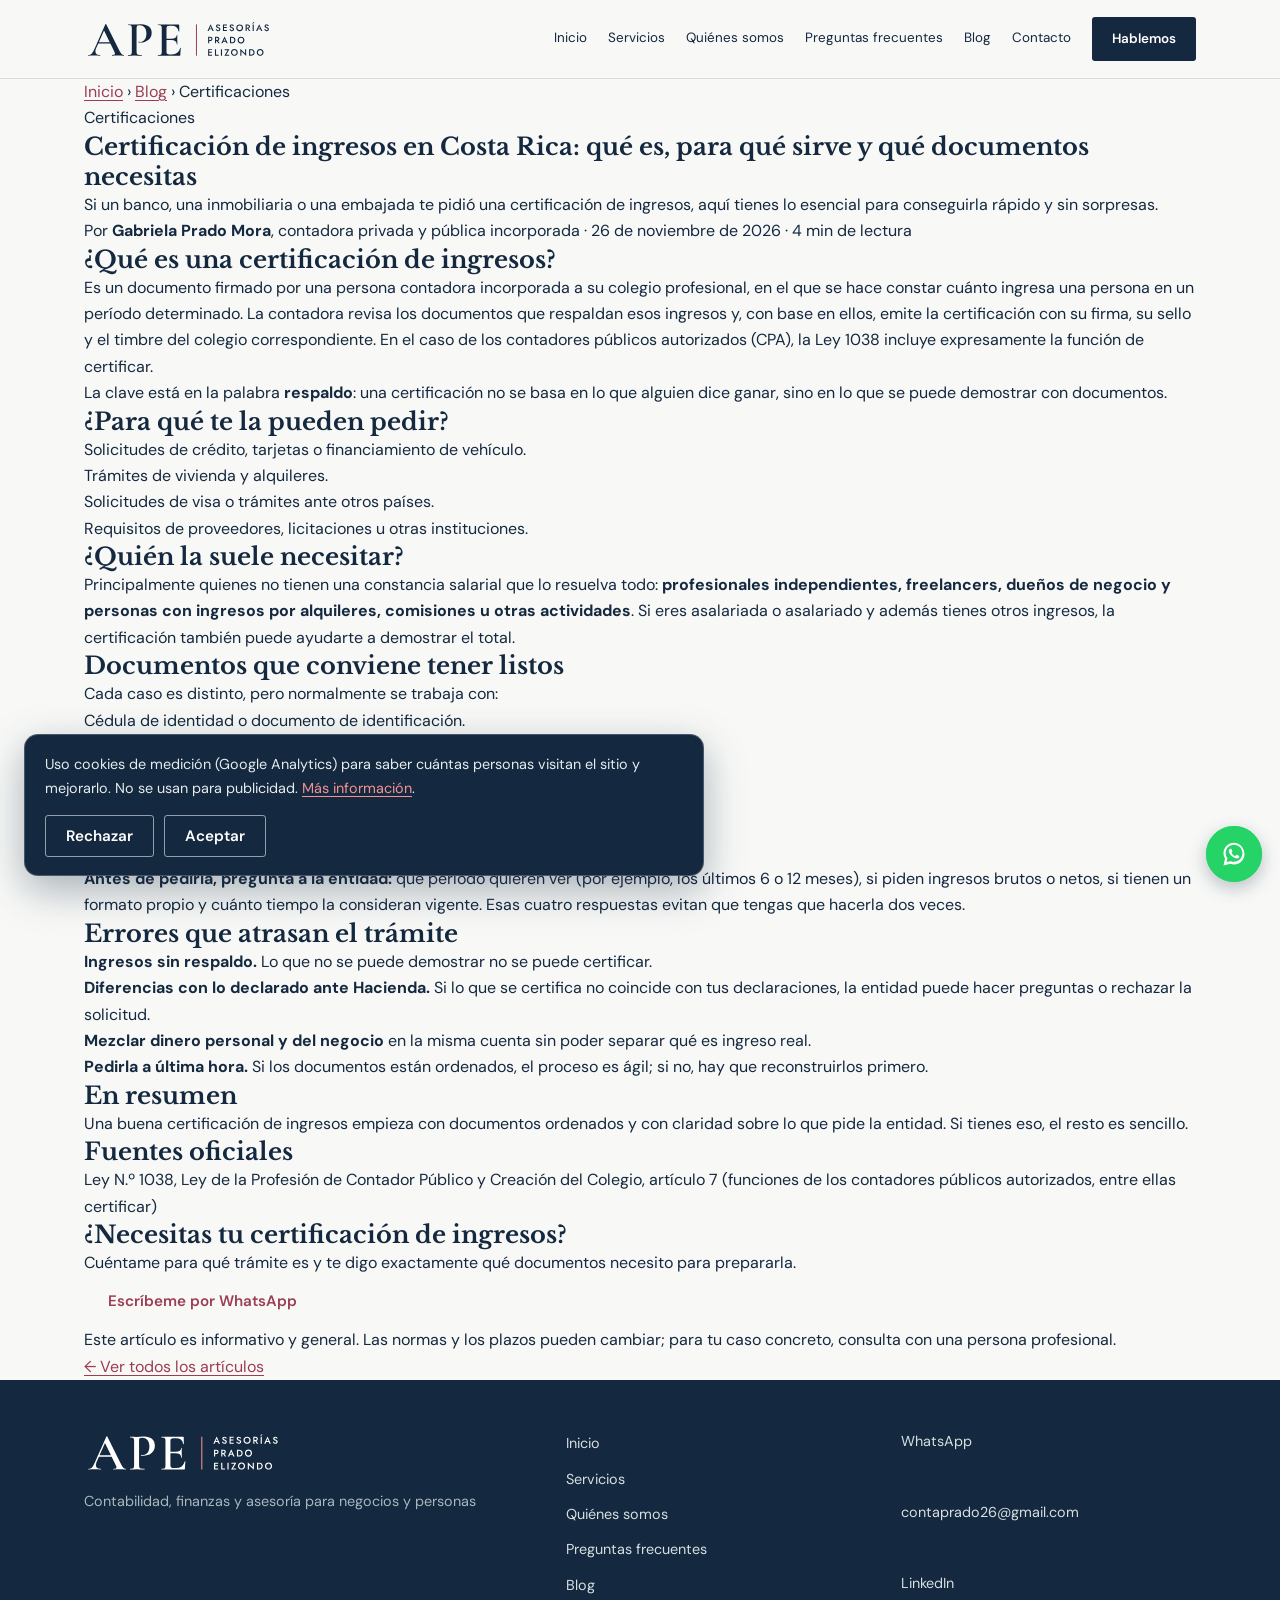
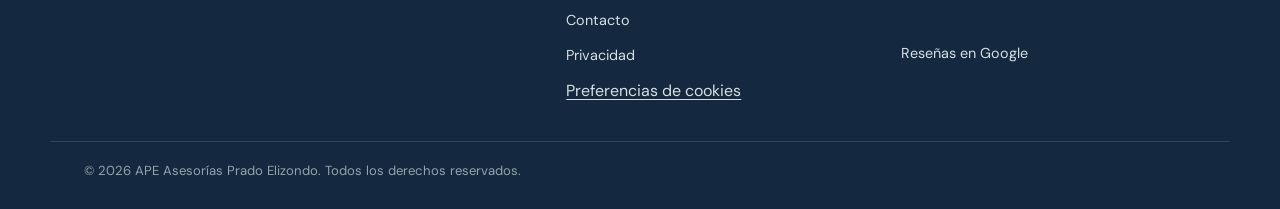
<file: blog/certificacion-de-ingresos-costa-rica.html>
<!DOCTYPE html>
<html lang="es-CR">
<head>
  <meta charset="UTF-8">
  <meta name="viewport" content="width=device-width, initial-scale=1, viewport-fit=cover">
  <title>Certificación de ingresos en Costa Rica: qué es, para qué sirve y qué documentos necesitas | APE Asesorías Prado Elizondo</title>
  <meta name="description" content="Qué es una certificación de ingresos, quién puede emitirla, para qué trámites te la piden y qué documentos conviene tener listos para prepararla sin atrasos.">
  <meta name="robots" content="index, follow, max-image-preview:large">
  <meta name="author" content="Gabriela Prado Mora">
  <meta name="theme-color" content="#14283F">
  <link rel="canonical" href="https://contaprado.github.io/blog/certificacion-de-ingresos-costa-rica.html">
  <meta property="og:type" content="article">
  <meta property="og:locale" content="es_CR">
  <meta property="og:site_name" content="APE Asesorías Prado Elizondo">
  <meta property="og:title" content="Certificación de ingresos en Costa Rica: qué es, para qué sirve y qué documentos necesitas | APE Asesorías Prado Elizondo">
  <meta property="og:description" content="Qué es una certificación de ingresos, quién puede emitirla, para qué trámites te la piden y qué documentos conviene tener listos para prepararla sin atrasos.">
  <meta property="og:url" content="https://contaprado.github.io/blog/certificacion-de-ingresos-costa-rica.html">
  <meta property="og:image" content="https://contaprado.github.io/assets/images/og-imagen.jpg">
  <meta name="twitter:card" content="summary_large_image">
  <link rel="icon" href="../assets/images/favicon.svg" type="image/svg+xml">
  <link rel="preconnect" href="https://fonts.googleapis.com">
  <link rel="preconnect" href="https://fonts.gstatic.com" crossorigin>
  <link href="https://fonts.googleapis.com/css2?family=DM+Sans:wght@400;500;600;700&family=Libre+Baskerville:wght@400;700&display=swap" rel="stylesheet">
  <link rel="stylesheet" href="../assets/css/styles.css?v=20261126b">
  <script type="application/ld+json">
{
  "@context": "https://schema.org",
  "@graph": [
    {
      "@type": "BlogPosting",
      "headline": "Certificación de ingresos en Costa Rica: qué es, para qué sirve y qué documentos necesitas",
      "description": "Qué es una certificación de ingresos, quién puede emitirla, para qué trámites te la piden y qué documentos conviene tener listos para prepararla sin atrasos.",
      "datePublished": "2026-11-26",
      "dateModified": "2026-11-26",
      "author": {
        "@type": "Person",
        "name": "Gabriela Prado Mora",
        "jobTitle": "Contadora Privada y Pública Incorporada",
        "url": "https://contaprado.github.io/#sobre-mi"
      },
      "publisher": {
        "@type": "Organization",
        "name": "APE Asesorías Prado Elizondo",
        "url": "https://contaprado.github.io/",
        "logo": {
          "@type": "ImageObject",
          "url": "https://contaprado.github.io/assets/images/logo-ape.svg"
        }
      },
      "mainEntityOfPage": "https://contaprado.github.io/blog/certificacion-de-ingresos-costa-rica.html",
      "image": "https://contaprado.github.io/assets/images/og-imagen.jpg",
      "inLanguage": "es-CR",
      "keywords": "certificación de ingresos, constancia de ingresos, certificación de ingresos Costa Rica, certificación de ingresos para crédito, certificación de ingresos para el banco, certificación de ingresos independiente, contadora Cartago"
    },
    {
      "@type": "BreadcrumbList",
      "itemListElement": [
        {
          "@type": "ListItem",
          "position": 1,
          "name": "Inicio",
          "item": "https://contaprado.github.io/"
        },
        {
          "@type": "ListItem",
          "position": 2,
          "name": "Blog",
          "item": "https://contaprado.github.io/blog/"
        },
        {
          "@type": "ListItem",
          "position": 3,
          "name": "Certificación de ingresos en Costa Rica: qué es, para qué sirve y qué documentos necesitas",
          "item": "https://contaprado.github.io/blog/certificacion-de-ingresos-costa-rica.html"
        }
      ]
    }
  ]
}
  </script>
</head>

<body>
  <a class="salto-contenido" href="#contenido">Saltar al contenido</a>
  <header class="cabecera" id="cabecera">
    <div class="contenedor cabecera__interior">
      <a class="marca" href="../" aria-label="APE Asesorías Prado Elizondo, ir al inicio">
        <img class="marca__logo" src="../assets/images/logo-ape.svg" alt="APE Asesorías Prado Elizondo" width="189" height="42">
      </a>
      <button class="menu-boton" id="menuBoton" type="button" aria-label="Abrir menú de navegación" aria-expanded="false" aria-controls="menuPrincipal">
        <span class="menu-boton__barras" aria-hidden="true"></span>
      </button>
      <nav class="nav" id="menuPrincipal" aria-label="Navegación principal">
        <ul class="nav__lista">
          <li><a class="nav__enlace" href="../#inicio">Inicio</a></li>
          <li><a class="nav__enlace" href="../#servicios">Servicios</a></li>
          <li><a class="nav__enlace" href="../#sobre-mi">Quiénes somos</a></li>
          <li><a class="nav__enlace" href="../#faq">Preguntas frecuentes</a></li>
          <li><a class="nav__enlace" href="./" aria-current="page">Blog</a></li>
          <li><a class="nav__enlace" href="../#contacto">Contacto</a></li>
          <li><a class="nav__cta" href="../#contacto">Hablemos</a></li>
        </ul>
      </nav>
    </div>
  </header>
  <div class="fondo-menu" id="fondoMenu" hidden></div>

  <main id="contenido" class="articulo">
    <article class="contenedor">
      <nav class="articulo__migas" aria-label="Ruta de navegación"><a href="../">Inicio</a> › <a href="./">Blog</a> › Certificaciones</nav>
      <p class="blog-categoria">Certificaciones</p>
      <h1>Certificación de ingresos en Costa Rica: qué es, para qué sirve y qué documentos necesitas</h1>
      <p class="articulo__entrada">Si un banco, una inmobiliaria o una embajada te pidió una certificación de ingresos, aquí tienes lo esencial para conseguirla rápido y sin sorpresas.</p>
      <p class="articulo__meta blog-meta">Por <strong>Gabriela Prado Mora</strong>, contadora privada y pública incorporada · <time datetime="2026-11-26">26 de noviembre de 2026</time> · 4 min de lectura</p>
      <div class="articulo__cuerpo">
        <h2>¿Qué es una certificación de ingresos?</h2>
        <p>Es un documento firmado por una persona contadora incorporada a su colegio profesional, en el que se hace constar cuánto ingresa una persona en un período determinado. La contadora revisa los documentos que respaldan esos ingresos y, con base en ellos, emite la certificación con su firma, su sello y el timbre del colegio correspondiente. En el caso de los contadores públicos autorizados (CPA), la Ley 1038 incluye expresamente la función de certificar.</p>
        <p>La clave está en la palabra <strong>respaldo</strong>: una certificación no se basa en lo que alguien dice ganar, sino en lo que se puede demostrar con documentos.</p>

        <h2>¿Para qué te la pueden pedir?</h2>
        <ul>
          <li>Solicitudes de crédito, tarjetas o financiamiento de vehículo.</li>
          <li>Trámites de vivienda y alquileres.</li>
          <li>Solicitudes de visa o trámites ante otros países.</li>
          <li>Requisitos de proveedores, licitaciones u otras instituciones.</li>
        </ul>

        <h2>¿Quién la suele necesitar?</h2>
        <p>Principalmente quienes no tienen una constancia salarial que lo resuelva todo: <strong>profesionales independientes, freelancers, dueños de negocio y personas con ingresos por alquileres, comisiones u otras actividades</strong>. Si eres asalariada o asalariado y además tienes otros ingresos, la certificación también puede ayudarte a demostrar el total.</p>

        <h2>Documentos que conviene tener listos</h2>
        <p>Cada caso es distinto, pero normalmente se trabaja con:</p>
        <ul>
          <li>Cédula de identidad o documento de identificación.</li>
          <li>Facturas electrónicas emitidas en el período a certificar.</li>
          <li>Estados de cuenta bancarios donde se vean reflejados los ingresos.</li>
          <li>Declaraciones de impuestos presentadas (renta e IVA), si aplican.</li>
          <li>Contratos de servicios o de alquiler, cuando los ingresos vienen de ahí.</li>
          <li>Constancia salarial, si también tienes un empleo.</li>
        </ul>

        <div class="articulo__nota"><strong>Antes de pedirla, pregunta a la entidad:</strong> qué período quieren ver (por ejemplo, los últimos 6 o 12 meses), si piden ingresos brutos o netos, si tienen un formato propio y cuánto tiempo la consideran vigente. Esas cuatro respuestas evitan que tengas que hacerla dos veces.</div>

        <h2>Errores que atrasan el trámite</h2>
        <ul>
          <li><strong>Ingresos sin respaldo.</strong> Lo que no se puede demostrar no se puede certificar.</li>
          <li><strong>Diferencias con lo declarado ante Hacienda.</strong> Si lo que se certifica no coincide con tus declaraciones, la entidad puede hacer preguntas o rechazar la solicitud.</li>
          <li><strong>Mezclar dinero personal y del negocio</strong> en la misma cuenta sin poder separar qué es ingreso real.</li>
          <li><strong>Pedirla a última hora.</strong> Si los documentos están ordenados, el proceso es ágil; si no, hay que reconstruirlos primero.</li>
        </ul>

        <h2>En resumen</h2>
        <p>Una buena certificación de ingresos empieza con documentos ordenados y con claridad sobre lo que pide la entidad. Si tienes eso, el resto es sencillo.</p>
      </div>
      <section class="articulo__fuentes" aria-labelledby="fuentes-titulo">
        <h2 id="fuentes-titulo">Fuentes oficiales</h2>
        <ul>
          <li>Ley N.º 1038, Ley de la Profesión de Contador Público y Creación del Colegio, artículo 7 (funciones de los contadores públicos autorizados, entre ellas certificar)</li>
        </ul>
      </section>
      <aside class="articulo__cta">
        <h2>¿Necesitas tu certificación de ingresos?</h2>
        <p>Cuéntame para qué trámite es y te digo exactamente qué documentos necesito para prepararla.</p>
        <a class="boton" href="https://wa.me/50689168077?text=Hola%20Gabriela%2C%20le%C3%AD%20tu%20blog%20y%20quisiera%20hacerte%20una%20consulta." target="_blank" rel="noopener">Escríbeme por WhatsApp</a>
      </aside>
      <p class="articulo__aviso">Este artículo es informativo y general. Las normas y los plazos pueden cambiar; para tu caso concreto, consulta con una persona profesional.</p>
      <p class="articulo__volver"><a href="./">&larr; Ver todos los artículos</a></p>
    </article>
  </main>

  <footer class="pie">
    <div class="contenedor pie__interior">
      <div class="pie__marca"><img class="pie__logo" src="../assets/images/logo-ape-reverso.svg" alt="APE Asesorías Prado Elizondo" width="198" height="44" loading="lazy"><p class="pie__descripcion">Contabilidad, finanzas y asesoría para negocios y personas</p><p class="pie__zona pie__oculto">Cartago, Tres Ríos y Los Santos · Atención remota en todo el país</p><p class="pie__descripcion">Gabriela Prado Mora · CPA 8812 · CPI 35512 · 12 años de experiencia</p></div>
      <nav class="pie__nav" aria-label="Navegación del pie de página"><ul><li><a href="../#inicio">Inicio</a></li><li><a href="../#servicios">Servicios</a></li><li><a href="../#sobre-mi">Quiénes somos</a></li><li><a href="../#faq">Preguntas frecuentes</a></li><li><a href="./">Blog</a></li><li><a href="../#contacto">Contacto</a></li><li><a href="../privacidad.html">Privacidad</a></li><li><button type="button" class="pie__cookies" id="cookiesPreferencias">Preferencias de cookies</button></li></ul></nav>
      <div class="pie__contacto"><a href="https://wa.me/50689168077?text=Hola%20Gabriela%2C%20le%C3%AD%20tu%20blog%20y%20quisiera%20hacerte%20una%20consulta." target="_blank" rel="noopener">WhatsApp</a><a href="mailto:contaprado26@gmail.com">contaprado26@gmail.com</a><a href="https://www.linkedin.com/in/gabriela-prado-mora-9bab63175/" target="_blank" rel="noopener" aria-label="Ver el perfil profesional de Gabriela Prado en LinkedIn">LinkedIn</a><a href="https://g.page/r/CXoRK9jvTEf7EBM/review" target="_blank" rel="noopener" aria-label="Dejar una reseña en Google">Reseñas en Google</a></div>
    </div>
    <div class="contenedor pie__legal"><p>&copy; <span id="anioActual">2026</span> APE Asesorías Prado Elizondo. Todos los derechos reservados.</p></div>
  </footer>

  <a class="wa-flotante" href="https://wa.me/50689168077?text=Hola%20Gabriela%2C%20le%C3%AD%20tu%20blog%20y%20quisiera%20hacerte%20una%20consulta." target="_blank" rel="noopener" aria-label="Escribirme por WhatsApp">
    <svg viewBox="0 0 32 32" width="28" height="28" aria-hidden="true" focusable="false"><path fill="currentColor" d="M16.04 3C9.4 3 4 8.36 4 14.97c0 2.3.65 4.45 1.78 6.28L4 29l7.93-1.74a12.1 12.1 0 0 0 4.1.72C22.67 28 28 22.64 28 16.03 28 9.42 22.68 3 16.04 3Zm0 22a9.9 9.9 0 0 1-3.37-.59l-.48-.18-4.7 1.03 1-4.58-.31-.5A9.6 9.6 0 0 1 6.4 15c0-5.3 4.33-9.6 9.64-9.6 5.3 0 9.56 4.3 9.56 9.6 0 5.3-4.3 9.6-9.56 9.6Zm5.3-7.2c-.29-.15-1.7-.84-1.97-.94-.26-.1-.46-.15-.65.15-.2.29-.75.94-.92 1.13-.17.2-.34.22-.63.07-.29-.15-1.22-.45-2.32-1.43-.86-.76-1.44-1.7-1.6-1.99-.17-.29-.02-.45.13-.6.13-.13.29-.34.43-.51.15-.17.2-.29.29-.49.1-.2.05-.37-.02-.51-.07-.15-.65-1.56-.89-2.14-.23-.56-.47-.48-.65-.49h-.55c-.2 0-.51.07-.78.37-.27.29-1.02 1-1.02 2.43s1.05 2.82 1.2 3.02c.15.2 2.06 3.14 5 4.4.7.3 1.24.48 1.67.62.7.22 1.34.19 1.85.12.56-.08 1.7-.7 1.94-1.37.24-.68.24-1.26.17-1.38-.07-.12-.27-.2-.56-.34Z"/></svg>
  </a>

  <div class="cookies" id="avisoCookies" role="region" aria-label="Aviso de cookies" hidden>
    <p>Uso cookies de medición (Google Analytics) para saber cuántas personas visitan el sitio y mejorarlo. No se usan para publicidad. <a href="../privacidad.html#cookies">Más información</a>.</p>
    <div class="cookies__acciones">
      <button type="button" class="boton" data-cookies="no">Rechazar</button>
      <button type="button" class="boton" data-cookies="si">Aceptar</button>
    </div>
  </div>

  <script src="../assets/js/script.js?v=20261126"></script>
</body>
</html>
</file>
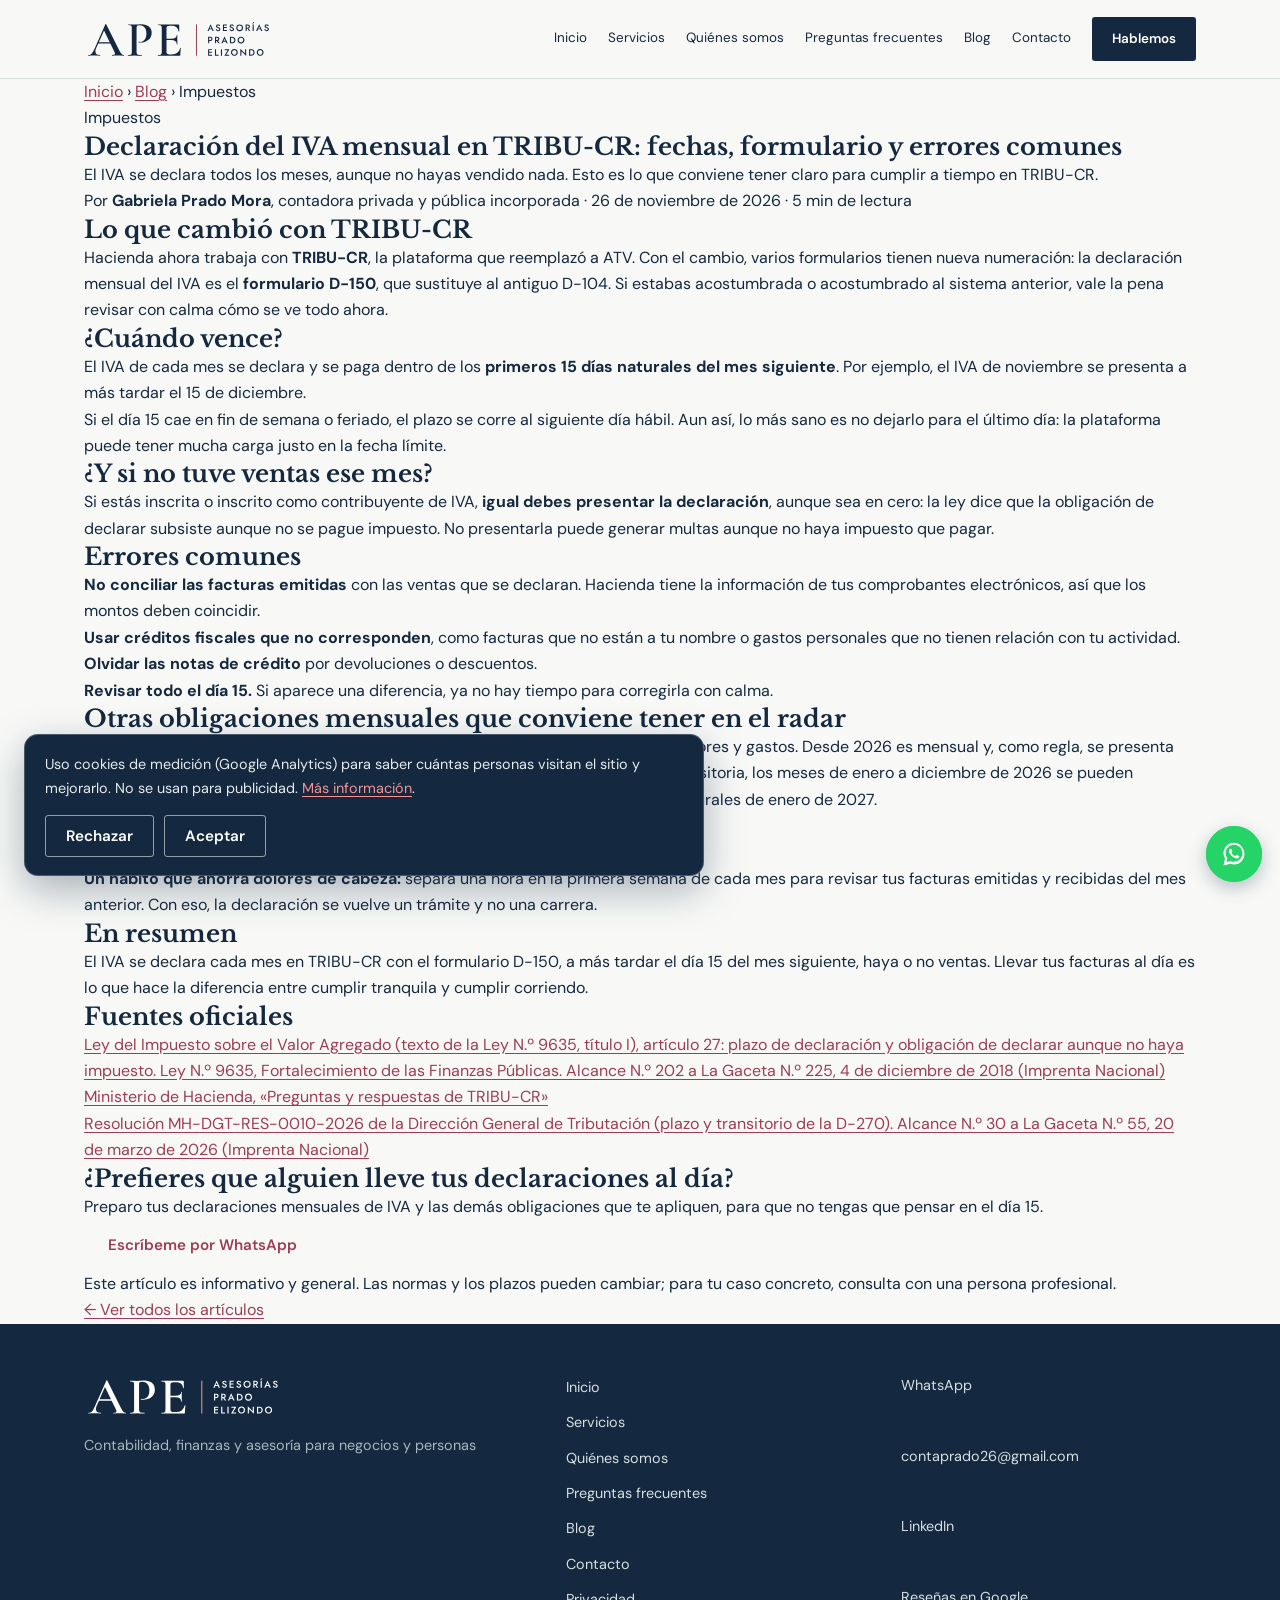
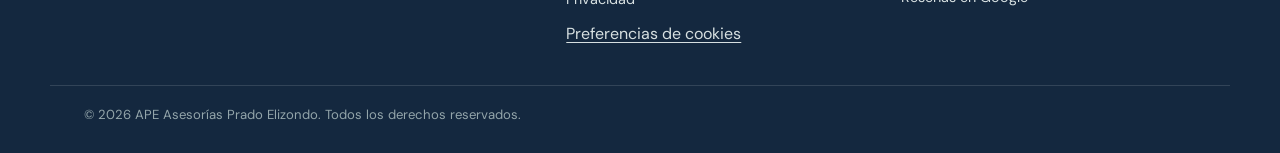
<file: blog/declaracion-iva-mensual-tribu-cr.html>
<!DOCTYPE html>
<html lang="es-CR">
<head>
  <meta charset="UTF-8">
  <meta name="viewport" content="width=device-width, initial-scale=1, viewport-fit=cover">
  <title>Declaración del IVA mensual en TRIBU-CR: fechas, formulario y errores comunes | APE Asesorías Prado Elizondo</title>
  <meta name="description" content="Cuándo vence el IVA en Costa Rica, qué formulario se usa en TRIBU-CR, qué pasa si no tuviste ventas y los errores más comunes al declarar cada mes.">
  <meta name="robots" content="index, follow, max-image-preview:large">
  <meta name="author" content="Gabriela Prado Mora">
  <meta name="theme-color" content="#14283F">
  <link rel="canonical" href="https://contaprado.github.io/blog/declaracion-iva-mensual-tribu-cr.html">
  <meta property="og:type" content="article">
  <meta property="og:locale" content="es_CR">
  <meta property="og:site_name" content="APE Asesorías Prado Elizondo">
  <meta property="og:title" content="Declaración del IVA mensual en TRIBU-CR: fechas, formulario y errores comunes | APE Asesorías Prado Elizondo">
  <meta property="og:description" content="Cuándo vence el IVA en Costa Rica, qué formulario se usa en TRIBU-CR, qué pasa si no tuviste ventas y los errores más comunes al declarar cada mes.">
  <meta property="og:url" content="https://contaprado.github.io/blog/declaracion-iva-mensual-tribu-cr.html">
  <meta property="og:image" content="https://contaprado.github.io/assets/images/og-imagen.jpg">
  <meta name="twitter:card" content="summary_large_image">
  <link rel="icon" href="../assets/images/favicon.svg" type="image/svg+xml">
  <link rel="preconnect" href="https://fonts.googleapis.com">
  <link rel="preconnect" href="https://fonts.gstatic.com" crossorigin>
  <link href="https://fonts.googleapis.com/css2?family=DM+Sans:wght@400;500;600;700&family=Libre+Baskerville:wght@400;700&display=swap" rel="stylesheet">
  <link rel="stylesheet" href="../assets/css/styles.css?v=20261126b">
  <script type="application/ld+json">
{
  "@context": "https://schema.org",
  "@graph": [
    {
      "@type": "BlogPosting",
      "headline": "Declaración del IVA mensual en TRIBU-CR: fechas, formulario y errores comunes",
      "description": "Cuándo vence el IVA en Costa Rica, qué formulario se usa en TRIBU-CR, qué pasa si no tuviste ventas y los errores más comunes al declarar cada mes.",
      "datePublished": "2026-11-26",
      "dateModified": "2026-11-26",
      "author": {
        "@type": "Person",
        "name": "Gabriela Prado Mora",
        "jobTitle": "Contadora Privada y Pública Incorporada",
        "url": "https://contaprado.github.io/#sobre-mi"
      },
      "publisher": {
        "@type": "Organization",
        "name": "APE Asesorías Prado Elizondo",
        "url": "https://contaprado.github.io/",
        "logo": {
          "@type": "ImageObject",
          "url": "https://contaprado.github.io/assets/images/logo-ape.svg"
        }
      },
      "mainEntityOfPage": "https://contaprado.github.io/blog/declaracion-iva-mensual-tribu-cr.html",
      "image": "https://contaprado.github.io/assets/images/og-imagen.jpg",
      "inLanguage": "es-CR",
      "keywords": "declaración de IVA, IVA mensual Costa Rica, TRIBU-CR, formulario D-150, D-104, D-270, fecha de vencimiento IVA, contadora para declaraciones, Hacienda Costa Rica"
    },
    {
      "@type": "BreadcrumbList",
      "itemListElement": [
        {
          "@type": "ListItem",
          "position": 1,
          "name": "Inicio",
          "item": "https://contaprado.github.io/"
        },
        {
          "@type": "ListItem",
          "position": 2,
          "name": "Blog",
          "item": "https://contaprado.github.io/blog/"
        },
        {
          "@type": "ListItem",
          "position": 3,
          "name": "Declaración del IVA mensual en TRIBU-CR: fechas, formulario y errores comunes",
          "item": "https://contaprado.github.io/blog/declaracion-iva-mensual-tribu-cr.html"
        }
      ]
    }
  ]
}
  </script>
</head>

<body>
  <a class="salto-contenido" href="#contenido">Saltar al contenido</a>
  <header class="cabecera" id="cabecera">
    <div class="contenedor cabecera__interior">
      <a class="marca" href="../" aria-label="APE Asesorías Prado Elizondo, ir al inicio">
        <img class="marca__logo" src="../assets/images/logo-ape.svg" alt="APE Asesorías Prado Elizondo" width="189" height="42">
      </a>
      <button class="menu-boton" id="menuBoton" type="button" aria-label="Abrir menú de navegación" aria-expanded="false" aria-controls="menuPrincipal">
        <span class="menu-boton__barras" aria-hidden="true"></span>
      </button>
      <nav class="nav" id="menuPrincipal" aria-label="Navegación principal">
        <ul class="nav__lista">
          <li><a class="nav__enlace" href="../#inicio">Inicio</a></li>
          <li><a class="nav__enlace" href="../#servicios">Servicios</a></li>
          <li><a class="nav__enlace" href="../#sobre-mi">Quiénes somos</a></li>
          <li><a class="nav__enlace" href="../#faq">Preguntas frecuentes</a></li>
          <li><a class="nav__enlace" href="./" aria-current="page">Blog</a></li>
          <li><a class="nav__enlace" href="../#contacto">Contacto</a></li>
          <li><a class="nav__cta" href="../#contacto">Hablemos</a></li>
        </ul>
      </nav>
    </div>
  </header>
  <div class="fondo-menu" id="fondoMenu" hidden></div>

  <main id="contenido" class="articulo">
    <article class="contenedor">
      <nav class="articulo__migas" aria-label="Ruta de navegación"><a href="../">Inicio</a> › <a href="./">Blog</a> › Impuestos</nav>
      <p class="blog-categoria">Impuestos</p>
      <h1>Declaración del IVA mensual en TRIBU-CR: fechas, formulario y errores comunes</h1>
      <p class="articulo__entrada">El IVA se declara todos los meses, aunque no hayas vendido nada. Esto es lo que conviene tener claro para cumplir a tiempo en TRIBU-CR.</p>
      <p class="articulo__meta blog-meta">Por <strong>Gabriela Prado Mora</strong>, contadora privada y pública incorporada · <time datetime="2026-11-26">26 de noviembre de 2026</time> · 5 min de lectura</p>
      <div class="articulo__cuerpo">
        <h2>Lo que cambió con TRIBU-CR</h2>
        <p>Hacienda ahora trabaja con <strong>TRIBU-CR</strong>, la plataforma que reemplazó a ATV. Con el cambio, varios formularios tienen nueva numeración: la declaración mensual del IVA es el <strong>formulario D-150</strong>, que sustituye al antiguo D-104. Si estabas acostumbrada o acostumbrado al sistema anterior, vale la pena revisar con calma cómo se ve todo ahora.</p>

        <h2>¿Cuándo vence?</h2>
        <p>El IVA de cada mes se declara y se paga dentro de los <strong>primeros 15 días naturales del mes siguiente</strong>. Por ejemplo, el IVA de noviembre se presenta a más tardar el 15 de diciembre.</p>
        <p>Si el día 15 cae en fin de semana o feriado, el plazo se corre al siguiente día hábil. Aun así, lo más sano es no dejarlo para el último día: la plataforma puede tener mucha carga justo en la fecha límite.</p>

        <h2>¿Y si no tuve ventas ese mes?</h2>
        <p>Si estás inscrita o inscrito como contribuyente de IVA, <strong>igual debes presentar la declaración</strong>, aunque sea en cero: la ley dice que la obligación de declarar subsiste aunque no se pague impuesto. No presentarla puede generar multas aunque no haya impuesto que pagar.</p>

        <h2>Errores comunes</h2>
        <ul>
          <li><strong>No conciliar las facturas emitidas</strong> con las ventas que se declaran. Hacienda tiene la información de tus comprobantes electrónicos, así que los montos deben coincidir.</li>
          <li><strong>Usar créditos fiscales que no corresponden</strong>, como facturas que no están a tu nombre o gastos personales que no tienen relación con tu actividad.</li>
          <li><strong>Olvidar las notas de crédito</strong> por devoluciones o descuentos.</li>
          <li><strong>Revisar todo el día 15.</strong> Si aparece una diferencia, ya no hay tiempo para corregirla con calma.</li>
        </ul>

        <h2>Otras obligaciones mensuales que conviene tener en el radar</h2>
        <ul>
          <li><strong>Declaración informativa D-270</strong> (antes D-151), con el resumen de clientes, proveedores y gastos. Desde 2026 es mensual y, como regla, se presenta dentro de los primeros 25 días naturales del mes siguiente. Por una disposición transitoria, los meses de enero a diciembre de 2026 se pueden presentar (cada uno por separado) a más tardar dentro de los primeros 25 días naturales de enero de 2027.</li>
          <li><strong>Planilla de la CCSS</strong>, si tienes personas trabajadoras.</li>
          <li><strong>Retenciones</strong>, si tu actividad te obliga a retener impuestos.</li>
        </ul>

        <div class="articulo__nota"><strong>Un hábito que ahorra dolores de cabeza:</strong> separa una hora en la primera semana de cada mes para revisar tus facturas emitidas y recibidas del mes anterior. Con eso, la declaración se vuelve un trámite y no una carrera.</div>

        <h2>En resumen</h2>
        <p>El IVA se declara cada mes en TRIBU-CR con el formulario D-150, a más tardar el día 15 del mes siguiente, haya o no ventas. Llevar tus facturas al día es lo que hace la diferencia entre cumplir tranquila y cumplir corriendo.</p>
      </div>
      <section class="articulo__fuentes" aria-labelledby="fuentes-titulo">
        <h2 id="fuentes-titulo">Fuentes oficiales</h2>
        <ul>
          <li><a href="https://www.imprentanacional.go.cr/pub/2018/12/04/ALCA202_04_12_2018.pdf" target="_blank" rel="noopener">Ley del Impuesto sobre el Valor Agregado (texto de la Ley N.º 9635, título I), artículo 27: plazo de declaración y obligación de declarar aunque no haya impuesto. Ley N.º 9635, Fortalecimiento de las Finanzas Públicas. Alcance N.º 202 a La Gaceta N.º 225, 4 de diciembre de 2018 (Imprenta Nacional)</a></li>
          <li><a href="https://www.hacienda.go.cr/docs/dPreguntasYRespuestasDeTRIBU-CR.pdf" target="_blank" rel="noopener">Ministerio de Hacienda, «Preguntas y respuestas de TRIBU-CR»</a></li>
          <li><a href="https://www.imprentanacional.go.cr/pub/2026/03/20/ALCA30_20_03_2026.pdf" target="_blank" rel="noopener">Resolución MH-DGT-RES-0010-2026 de la Dirección General de Tributación (plazo y transitorio de la D-270). Alcance N.º 30 a La Gaceta N.º 55, 20 de marzo de 2026 (Imprenta Nacional)</a></li>
        </ul>
      </section>
      <aside class="articulo__cta">
        <h2>¿Prefieres que alguien lleve tus declaraciones al día?</h2>
        <p>Preparo tus declaraciones mensuales de IVA y las demás obligaciones que te apliquen, para que no tengas que pensar en el día 15.</p>
        <a class="boton" href="https://wa.me/50689168077?text=Hola%20Gabriela%2C%20le%C3%AD%20tu%20blog%20y%20quisiera%20hacerte%20una%20consulta." target="_blank" rel="noopener">Escríbeme por WhatsApp</a>
      </aside>
      <p class="articulo__aviso">Este artículo es informativo y general. Las normas y los plazos pueden cambiar; para tu caso concreto, consulta con una persona profesional.</p>
      <p class="articulo__volver"><a href="./">&larr; Ver todos los artículos</a></p>
    </article>
  </main>

  <footer class="pie">
    <div class="contenedor pie__interior">
      <div class="pie__marca"><img class="pie__logo" src="../assets/images/logo-ape-reverso.svg" alt="APE Asesorías Prado Elizondo" width="198" height="44" loading="lazy"><p class="pie__descripcion">Contabilidad, finanzas y asesoría para negocios y personas</p><p class="pie__zona pie__oculto">Cartago, Tres Ríos y Los Santos · Atención remota en todo el país</p><p class="pie__descripcion">Gabriela Prado Mora · CPA 8812 · CPI 35512 · 12 años de experiencia</p></div>
      <nav class="pie__nav" aria-label="Navegación del pie de página"><ul><li><a href="../#inicio">Inicio</a></li><li><a href="../#servicios">Servicios</a></li><li><a href="../#sobre-mi">Quiénes somos</a></li><li><a href="../#faq">Preguntas frecuentes</a></li><li><a href="./">Blog</a></li><li><a href="../#contacto">Contacto</a></li><li><a href="../privacidad.html">Privacidad</a></li><li><button type="button" class="pie__cookies" id="cookiesPreferencias">Preferencias de cookies</button></li></ul></nav>
      <div class="pie__contacto"><a href="https://wa.me/50689168077?text=Hola%20Gabriela%2C%20le%C3%AD%20tu%20blog%20y%20quisiera%20hacerte%20una%20consulta." target="_blank" rel="noopener">WhatsApp</a><a href="mailto:contaprado26@gmail.com">contaprado26@gmail.com</a><a href="https://www.linkedin.com/in/gabriela-prado-mora-9bab63175/" target="_blank" rel="noopener" aria-label="Ver el perfil profesional de Gabriela Prado en LinkedIn">LinkedIn</a><a href="https://g.page/r/CXoRK9jvTEf7EBM/review" target="_blank" rel="noopener" aria-label="Dejar una reseña en Google">Reseñas en Google</a></div>
    </div>
    <div class="contenedor pie__legal"><p>&copy; <span id="anioActual">2026</span> APE Asesorías Prado Elizondo. Todos los derechos reservados.</p></div>
  </footer>

  <a class="wa-flotante" href="https://wa.me/50689168077?text=Hola%20Gabriela%2C%20le%C3%AD%20tu%20blog%20y%20quisiera%20hacerte%20una%20consulta." target="_blank" rel="noopener" aria-label="Escribirme por WhatsApp">
    <svg viewBox="0 0 32 32" width="28" height="28" aria-hidden="true" focusable="false"><path fill="currentColor" d="M16.04 3C9.4 3 4 8.36 4 14.97c0 2.3.65 4.45 1.78 6.28L4 29l7.93-1.74a12.1 12.1 0 0 0 4.1.72C22.67 28 28 22.64 28 16.03 28 9.42 22.68 3 16.04 3Zm0 22a9.9 9.9 0 0 1-3.37-.59l-.48-.18-4.7 1.03 1-4.58-.31-.5A9.6 9.6 0 0 1 6.4 15c0-5.3 4.33-9.6 9.64-9.6 5.3 0 9.56 4.3 9.56 9.6 0 5.3-4.3 9.6-9.56 9.6Zm5.3-7.2c-.29-.15-1.7-.84-1.97-.94-.26-.1-.46-.15-.65.15-.2.29-.75.94-.92 1.13-.17.2-.34.22-.63.07-.29-.15-1.22-.45-2.32-1.43-.86-.76-1.44-1.7-1.6-1.99-.17-.29-.02-.45.13-.6.13-.13.29-.34.43-.51.15-.17.2-.29.29-.49.1-.2.05-.37-.02-.51-.07-.15-.65-1.56-.89-2.14-.23-.56-.47-.48-.65-.49h-.55c-.2 0-.51.07-.78.37-.27.29-1.02 1-1.02 2.43s1.05 2.82 1.2 3.02c.15.2 2.06 3.14 5 4.4.7.3 1.24.48 1.67.62.7.22 1.34.19 1.85.12.56-.08 1.7-.7 1.94-1.37.24-.68.24-1.26.17-1.38-.07-.12-.27-.2-.56-.34Z"/></svg>
  </a>

  <div class="cookies" id="avisoCookies" role="region" aria-label="Aviso de cookies" hidden>
    <p>Uso cookies de medición (Google Analytics) para saber cuántas personas visitan el sitio y mejorarlo. No se usan para publicidad. <a href="../privacidad.html#cookies">Más información</a>.</p>
    <div class="cookies__acciones">
      <button type="button" class="boton" data-cookies="no">Rechazar</button>
      <button type="button" class="boton" data-cookies="si">Aceptar</button>
    </div>
  </div>

  <script src="../assets/js/script.js?v=20261126"></script>
</body>
</html>
</file>
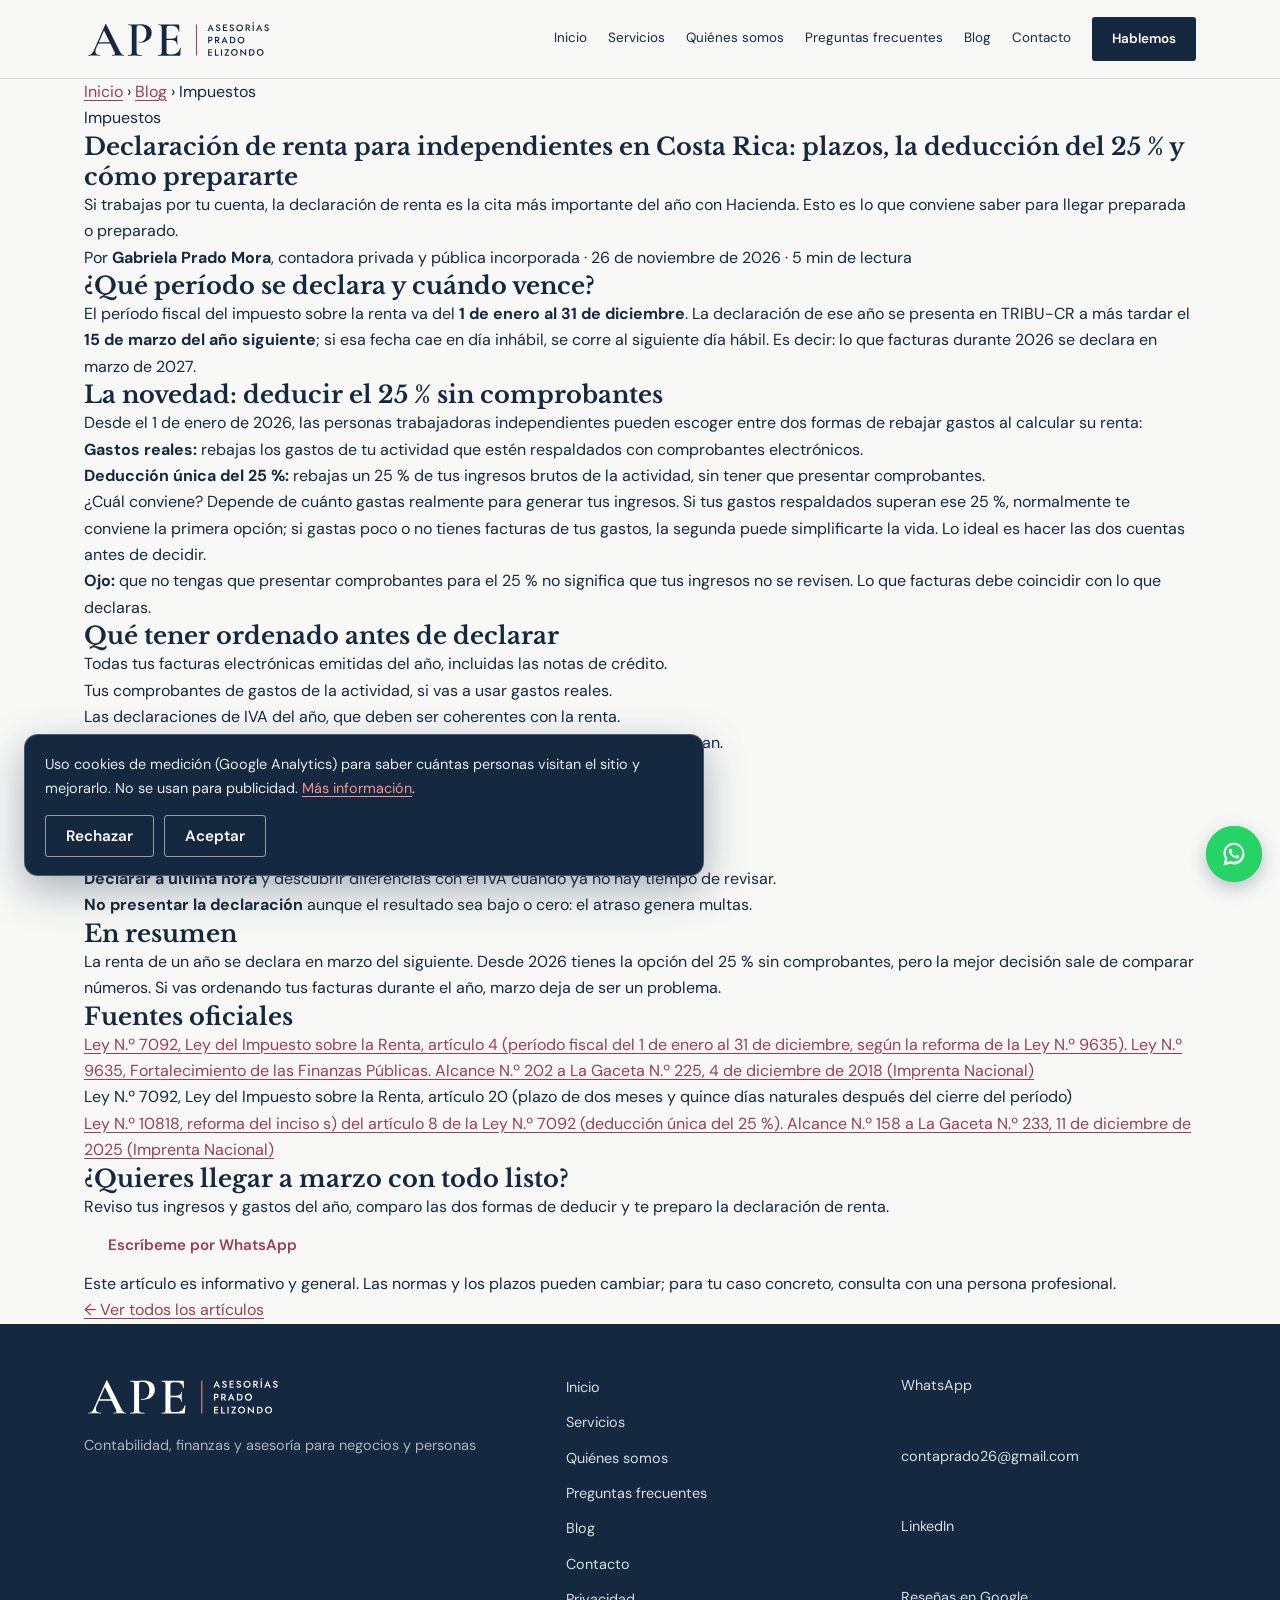
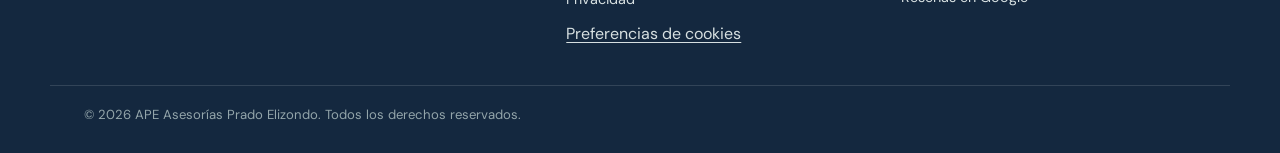
<file: blog/declaracion-renta-independientes-costa-rica.html>
<!DOCTYPE html>
<html lang="es-CR">
<head>
  <meta charset="UTF-8">
  <meta name="viewport" content="width=device-width, initial-scale=1, viewport-fit=cover">
  <title>Declaración de renta para independientes en Costa Rica: plazos, la deducción del 25 % y cómo prepararte | APE Asesorías Prado Elizondo</title>
  <meta name="description" content="Guía para profesionales independientes y freelancers: qué período se declara, cuándo vence la renta, cómo funciona la deducción del 25 % sin comprobantes y qué ordenar antes de declarar.">
  <meta name="robots" content="index, follow, max-image-preview:large">
  <meta name="author" content="Gabriela Prado Mora">
  <meta name="theme-color" content="#14283F">
  <link rel="canonical" href="https://contaprado.github.io/blog/declaracion-renta-independientes-costa-rica.html">
  <meta property="og:type" content="article">
  <meta property="og:locale" content="es_CR">
  <meta property="og:site_name" content="APE Asesorías Prado Elizondo">
  <meta property="og:title" content="Declaración de renta para independientes en Costa Rica: plazos, la deducción del 25 % y cómo prepararte | APE Asesorías Prado Elizondo">
  <meta property="og:description" content="Guía para profesionales independientes y freelancers: qué período se declara, cuándo vence la renta, cómo funciona la deducción del 25 % sin comprobantes y qué ordenar antes de declarar.">
  <meta property="og:url" content="https://contaprado.github.io/blog/declaracion-renta-independientes-costa-rica.html">
  <meta property="og:image" content="https://contaprado.github.io/assets/images/og-imagen.jpg">
  <meta name="twitter:card" content="summary_large_image">
  <link rel="icon" href="../assets/images/favicon.svg" type="image/svg+xml">
  <link rel="preconnect" href="https://fonts.googleapis.com">
  <link rel="preconnect" href="https://fonts.gstatic.com" crossorigin>
  <link href="https://fonts.googleapis.com/css2?family=DM+Sans:wght@400;500;600;700&family=Libre+Baskerville:wght@400;700&display=swap" rel="stylesheet">
  <link rel="stylesheet" href="../assets/css/styles.css?v=20261126b">
  <script type="application/ld+json">
{
  "@context": "https://schema.org",
  "@graph": [
    {
      "@type": "BlogPosting",
      "headline": "Declaración de renta para independientes en Costa Rica: plazos, la deducción del 25 % y cómo prepararte",
      "description": "Guía para profesionales independientes y freelancers: qué período se declara, cuándo vence la renta, cómo funciona la deducción del 25 % sin comprobantes y qué ordenar antes de declarar.",
      "datePublished": "2026-11-26",
      "dateModified": "2026-11-26",
      "author": {
        "@type": "Person",
        "name": "Gabriela Prado Mora",
        "jobTitle": "Contadora Privada y Pública Incorporada",
        "url": "https://contaprado.github.io/#sobre-mi"
      },
      "publisher": {
        "@type": "Organization",
        "name": "APE Asesorías Prado Elizondo",
        "url": "https://contaprado.github.io/",
        "logo": {
          "@type": "ImageObject",
          "url": "https://contaprado.github.io/assets/images/logo-ape.svg"
        }
      },
      "mainEntityOfPage": "https://contaprado.github.io/blog/declaracion-renta-independientes-costa-rica.html",
      "image": "https://contaprado.github.io/assets/images/og-imagen.jpg",
      "inLanguage": "es-CR",
      "keywords": "declaración de renta independientes, renta Costa Rica, D-101, deducción 25%, trabajador independiente, freelancer impuestos Costa Rica, TRIBU-CR, contadora para renta"
    },
    {
      "@type": "BreadcrumbList",
      "itemListElement": [
        {
          "@type": "ListItem",
          "position": 1,
          "name": "Inicio",
          "item": "https://contaprado.github.io/"
        },
        {
          "@type": "ListItem",
          "position": 2,
          "name": "Blog",
          "item": "https://contaprado.github.io/blog/"
        },
        {
          "@type": "ListItem",
          "position": 3,
          "name": "Declaración de renta para independientes en Costa Rica: plazos, la deducción del 25 % y cómo prepararte",
          "item": "https://contaprado.github.io/blog/declaracion-renta-independientes-costa-rica.html"
        }
      ]
    }
  ]
}
  </script>
</head>

<body>
  <a class="salto-contenido" href="#contenido">Saltar al contenido</a>
  <header class="cabecera" id="cabecera">
    <div class="contenedor cabecera__interior">
      <a class="marca" href="../" aria-label="APE Asesorías Prado Elizondo, ir al inicio">
        <img class="marca__logo" src="../assets/images/logo-ape.svg" alt="APE Asesorías Prado Elizondo" width="189" height="42">
      </a>
      <button class="menu-boton" id="menuBoton" type="button" aria-label="Abrir menú de navegación" aria-expanded="false" aria-controls="menuPrincipal">
        <span class="menu-boton__barras" aria-hidden="true"></span>
      </button>
      <nav class="nav" id="menuPrincipal" aria-label="Navegación principal">
        <ul class="nav__lista">
          <li><a class="nav__enlace" href="../#inicio">Inicio</a></li>
          <li><a class="nav__enlace" href="../#servicios">Servicios</a></li>
          <li><a class="nav__enlace" href="../#sobre-mi">Quiénes somos</a></li>
          <li><a class="nav__enlace" href="../#faq">Preguntas frecuentes</a></li>
          <li><a class="nav__enlace" href="./" aria-current="page">Blog</a></li>
          <li><a class="nav__enlace" href="../#contacto">Contacto</a></li>
          <li><a class="nav__cta" href="../#contacto">Hablemos</a></li>
        </ul>
      </nav>
    </div>
  </header>
  <div class="fondo-menu" id="fondoMenu" hidden></div>

  <main id="contenido" class="articulo">
    <article class="contenedor">
      <nav class="articulo__migas" aria-label="Ruta de navegación"><a href="../">Inicio</a> › <a href="./">Blog</a> › Impuestos</nav>
      <p class="blog-categoria">Impuestos</p>
      <h1>Declaración de renta para independientes en Costa Rica: plazos, la deducción del 25 % y cómo prepararte</h1>
      <p class="articulo__entrada">Si trabajas por tu cuenta, la declaración de renta es la cita más importante del año con Hacienda. Esto es lo que conviene saber para llegar preparada o preparado.</p>
      <p class="articulo__meta blog-meta">Por <strong>Gabriela Prado Mora</strong>, contadora privada y pública incorporada · <time datetime="2026-11-26">26 de noviembre de 2026</time> · 5 min de lectura</p>
      <div class="articulo__cuerpo">
        <h2>¿Qué período se declara y cuándo vence?</h2>
        <p>El período fiscal del impuesto sobre la renta va del <strong>1 de enero al 31 de diciembre</strong>. La declaración de ese año se presenta en TRIBU-CR a más tardar el <strong>15 de marzo del año siguiente</strong>; si esa fecha cae en día inhábil, se corre al siguiente día hábil. Es decir: lo que facturas durante 2026 se declara en marzo de 2027.</p>

        <h2>La novedad: deducir el 25 % sin comprobantes</h2>
        <p>Desde el 1 de enero de 2026, las personas trabajadoras independientes pueden escoger entre dos formas de rebajar gastos al calcular su renta:</p>
        <ol>
          <li><strong>Gastos reales:</strong> rebajas los gastos de tu actividad que estén respaldados con comprobantes electrónicos.</li>
          <li><strong>Deducción única del 25 %:</strong> rebajas un 25 % de tus ingresos brutos de la actividad, sin tener que presentar comprobantes.</li>
        </ol>
        <p>¿Cuál conviene? Depende de cuánto gastas realmente para generar tus ingresos. Si tus gastos respaldados superan ese 25 %, normalmente te conviene la primera opción; si gastas poco o no tienes facturas de tus gastos, la segunda puede simplificarte la vida. Lo ideal es hacer las dos cuentas antes de decidir.</p>

        <div class="articulo__nota"><strong>Ojo:</strong> que no tengas que presentar comprobantes para el 25 % no significa que tus ingresos no se revisen. Lo que facturas debe coincidir con lo que declaras.</div>

        <h2>Qué tener ordenado antes de declarar</h2>
        <ul>
          <li>Todas tus facturas electrónicas emitidas del año, incluidas las notas de crédito.</li>
          <li>Tus comprobantes de gastos de la actividad, si vas a usar gastos reales.</li>
          <li>Las declaraciones de IVA del año, que deben ser coherentes con la renta.</li>
          <li>Los adelantos de renta (pagos parciales) que hayas hecho durante el año, si te aplican.</li>
          <li>Estados de cuenta donde se vean tus ingresos.</li>
        </ul>

        <h2>Errores comunes</h2>
        <ul>
          <li><strong>Rebajar gastos personales</strong> como si fueran del negocio.</li>
          <li><strong>Olvidar ingresos</strong> que no se facturaron o que entraron a otra cuenta.</li>
          <li><strong>Declarar a última hora</strong> y descubrir diferencias con el IVA cuando ya no hay tiempo de revisar.</li>
          <li><strong>No presentar la declaración</strong> aunque el resultado sea bajo o cero: el atraso genera multas.</li>
        </ul>

        <h2>En resumen</h2>
        <p>La renta de un año se declara en marzo del siguiente. Desde 2026 tienes la opción del 25 % sin comprobantes, pero la mejor decisión sale de comparar números. Si vas ordenando tus facturas durante el año, marzo deja de ser un problema.</p>
      </div>
      <section class="articulo__fuentes" aria-labelledby="fuentes-titulo">
        <h2 id="fuentes-titulo">Fuentes oficiales</h2>
        <ul>
          <li><a href="https://www.imprentanacional.go.cr/pub/2018/12/04/ALCA202_04_12_2018.pdf" target="_blank" rel="noopener">Ley N.º 7092, Ley del Impuesto sobre la Renta, artículo 4 (período fiscal del 1 de enero al 31 de diciembre, según la reforma de la Ley N.º 9635). Ley N.º 9635, Fortalecimiento de las Finanzas Públicas. Alcance N.º 202 a La Gaceta N.º 225, 4 de diciembre de 2018 (Imprenta Nacional)</a></li>
          <li>Ley N.º 7092, Ley del Impuesto sobre la Renta, artículo 20 (plazo de dos meses y quince días naturales después del cierre del período)</li>
          <li><a href="https://www.imprentanacional.go.cr/pub/2025/12/11/ALCA158_11_12_2025.pdf" target="_blank" rel="noopener">Ley N.º 10818, reforma del inciso s) del artículo 8 de la Ley N.º 7092 (deducción única del 25 %). Alcance N.º 158 a La Gaceta N.º 233, 11 de diciembre de 2025 (Imprenta Nacional)</a></li>
        </ul>
      </section>
      <aside class="articulo__cta">
        <h2>¿Quieres llegar a marzo con todo listo?</h2>
        <p>Reviso tus ingresos y gastos del año, comparo las dos formas de deducir y te preparo la declaración de renta.</p>
        <a class="boton" href="https://wa.me/50689168077?text=Hola%20Gabriela%2C%20le%C3%AD%20tu%20blog%20y%20quisiera%20hacerte%20una%20consulta." target="_blank" rel="noopener">Escríbeme por WhatsApp</a>
      </aside>
      <p class="articulo__aviso">Este artículo es informativo y general. Las normas y los plazos pueden cambiar; para tu caso concreto, consulta con una persona profesional.</p>
      <p class="articulo__volver"><a href="./">&larr; Ver todos los artículos</a></p>
    </article>
  </main>

  <footer class="pie">
    <div class="contenedor pie__interior">
      <div class="pie__marca"><img class="pie__logo" src="../assets/images/logo-ape-reverso.svg" alt="APE Asesorías Prado Elizondo" width="198" height="44" loading="lazy"><p class="pie__descripcion">Contabilidad, finanzas y asesoría para negocios y personas</p><p class="pie__zona pie__oculto">Cartago, Tres Ríos y Los Santos · Atención remota en todo el país</p><p class="pie__descripcion">Gabriela Prado Mora · CPA 8812 · CPI 35512 · 12 años de experiencia</p></div>
      <nav class="pie__nav" aria-label="Navegación del pie de página"><ul><li><a href="../#inicio">Inicio</a></li><li><a href="../#servicios">Servicios</a></li><li><a href="../#sobre-mi">Quiénes somos</a></li><li><a href="../#faq">Preguntas frecuentes</a></li><li><a href="./">Blog</a></li><li><a href="../#contacto">Contacto</a></li><li><a href="../privacidad.html">Privacidad</a></li><li><button type="button" class="pie__cookies" id="cookiesPreferencias">Preferencias de cookies</button></li></ul></nav>
      <div class="pie__contacto"><a href="https://wa.me/50689168077?text=Hola%20Gabriela%2C%20le%C3%AD%20tu%20blog%20y%20quisiera%20hacerte%20una%20consulta." target="_blank" rel="noopener">WhatsApp</a><a href="mailto:contaprado26@gmail.com">contaprado26@gmail.com</a><a href="https://www.linkedin.com/in/gabriela-prado-mora-9bab63175/" target="_blank" rel="noopener" aria-label="Ver el perfil profesional de Gabriela Prado en LinkedIn">LinkedIn</a><a href="https://g.page/r/CXoRK9jvTEf7EBM/review" target="_blank" rel="noopener" aria-label="Dejar una reseña en Google">Reseñas en Google</a></div>
    </div>
    <div class="contenedor pie__legal"><p>&copy; <span id="anioActual">2026</span> APE Asesorías Prado Elizondo. Todos los derechos reservados.</p></div>
  </footer>

  <a class="wa-flotante" href="https://wa.me/50689168077?text=Hola%20Gabriela%2C%20le%C3%AD%20tu%20blog%20y%20quisiera%20hacerte%20una%20consulta." target="_blank" rel="noopener" aria-label="Escribirme por WhatsApp">
    <svg viewBox="0 0 32 32" width="28" height="28" aria-hidden="true" focusable="false"><path fill="currentColor" d="M16.04 3C9.4 3 4 8.36 4 14.97c0 2.3.65 4.45 1.78 6.28L4 29l7.93-1.74a12.1 12.1 0 0 0 4.1.72C22.67 28 28 22.64 28 16.03 28 9.42 22.68 3 16.04 3Zm0 22a9.9 9.9 0 0 1-3.37-.59l-.48-.18-4.7 1.03 1-4.58-.31-.5A9.6 9.6 0 0 1 6.4 15c0-5.3 4.33-9.6 9.64-9.6 5.3 0 9.56 4.3 9.56 9.6 0 5.3-4.3 9.6-9.56 9.6Zm5.3-7.2c-.29-.15-1.7-.84-1.97-.94-.26-.1-.46-.15-.65.15-.2.29-.75.94-.92 1.13-.17.2-.34.22-.63.07-.29-.15-1.22-.45-2.32-1.43-.86-.76-1.44-1.7-1.6-1.99-.17-.29-.02-.45.13-.6.13-.13.29-.34.43-.51.15-.17.2-.29.29-.49.1-.2.05-.37-.02-.51-.07-.15-.65-1.56-.89-2.14-.23-.56-.47-.48-.65-.49h-.55c-.2 0-.51.07-.78.37-.27.29-1.02 1-1.02 2.43s1.05 2.82 1.2 3.02c.15.2 2.06 3.14 5 4.4.7.3 1.24.48 1.67.62.7.22 1.34.19 1.85.12.56-.08 1.7-.7 1.94-1.37.24-.68.24-1.26.17-1.38-.07-.12-.27-.2-.56-.34Z"/></svg>
  </a>

  <div class="cookies" id="avisoCookies" role="region" aria-label="Aviso de cookies" hidden>
    <p>Uso cookies de medición (Google Analytics) para saber cuántas personas visitan el sitio y mejorarlo. No se usan para publicidad. <a href="../privacidad.html#cookies">Más información</a>.</p>
    <div class="cookies__acciones">
      <button type="button" class="boton" data-cookies="no">Rechazar</button>
      <button type="button" class="boton" data-cookies="si">Aceptar</button>
    </div>
  </div>

  <script src="../assets/js/script.js?v=20261126"></script>
</body>
</html>
</file>
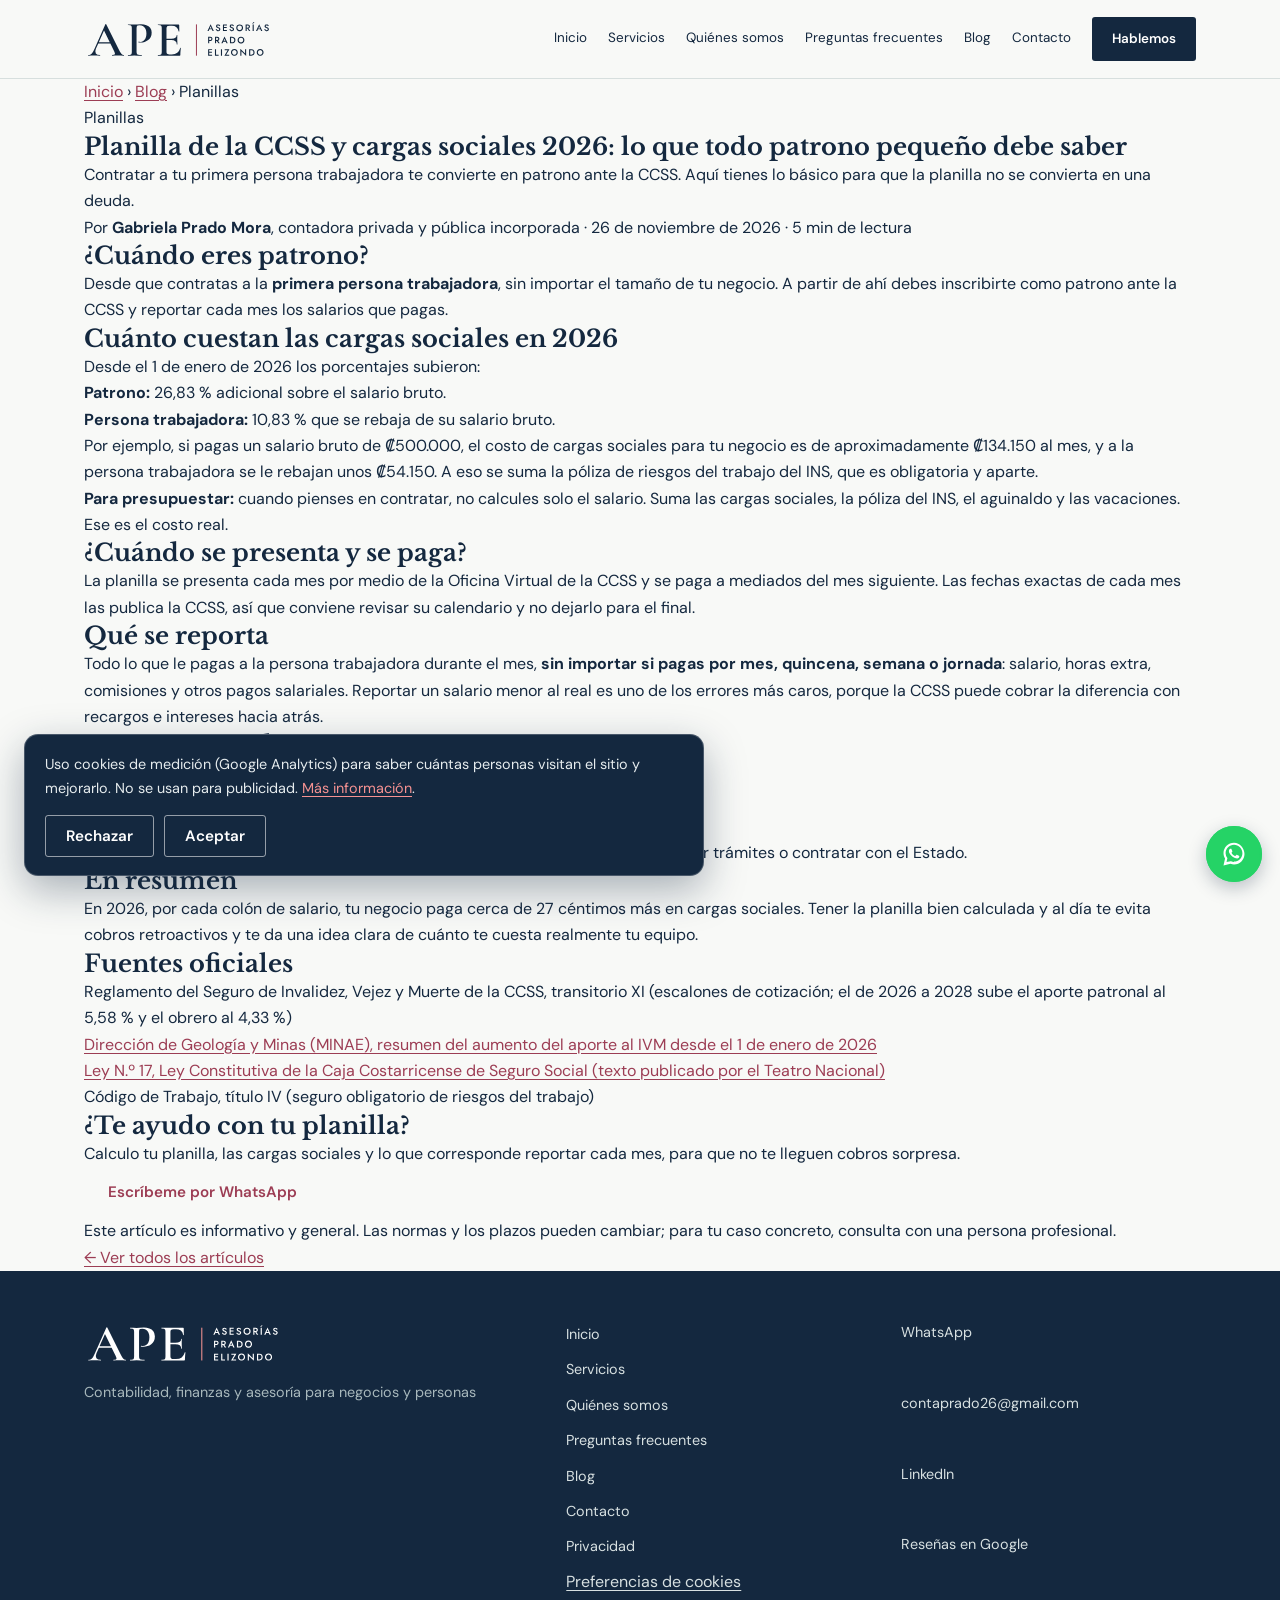
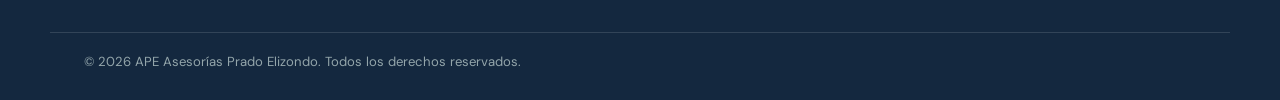
<file: blog/planilla-ccss-cargas-sociales-2026.html>
<!DOCTYPE html>
<html lang="es-CR">
<head>
  <meta charset="UTF-8">
  <meta name="viewport" content="width=device-width, initial-scale=1, viewport-fit=cover">
  <title>Planilla de la CCSS y cargas sociales 2026: lo que todo patrono pequeño debe saber | APE Asesorías Prado Elizondo</title>
  <meta name="description" content="Cuánto cuestan las cargas sociales en 2026, cuándo se presenta y se paga la planilla de la CCSS, qué se reporta y los errores que generan cobros y recargos.">
  <meta name="robots" content="index, follow, max-image-preview:large">
  <meta name="author" content="Gabriela Prado Mora">
  <meta name="theme-color" content="#14283F">
  <link rel="canonical" href="https://contaprado.github.io/blog/planilla-ccss-cargas-sociales-2026.html">
  <meta property="og:type" content="article">
  <meta property="og:locale" content="es_CR">
  <meta property="og:site_name" content="APE Asesorías Prado Elizondo">
  <meta property="og:title" content="Planilla de la CCSS y cargas sociales 2026: lo que todo patrono pequeño debe saber | APE Asesorías Prado Elizondo">
  <meta property="og:description" content="Cuánto cuestan las cargas sociales en 2026, cuándo se presenta y se paga la planilla de la CCSS, qué se reporta y los errores que generan cobros y recargos.">
  <meta property="og:url" content="https://contaprado.github.io/blog/planilla-ccss-cargas-sociales-2026.html">
  <meta property="og:image" content="https://contaprado.github.io/assets/images/og-imagen.jpg">
  <meta name="twitter:card" content="summary_large_image">
  <link rel="icon" href="../assets/images/favicon.svg" type="image/svg+xml">
  <link rel="preconnect" href="https://fonts.googleapis.com">
  <link rel="preconnect" href="https://fonts.gstatic.com" crossorigin>
  <link href="https://fonts.googleapis.com/css2?family=DM+Sans:wght@400;500;600;700&family=Libre+Baskerville:wght@400;700&display=swap" rel="stylesheet">
  <link rel="stylesheet" href="../assets/css/styles.css?v=20261126b">
  <script type="application/ld+json">
{
  "@context": "https://schema.org",
  "@graph": [
    {
      "@type": "BlogPosting",
      "headline": "Planilla de la CCSS y cargas sociales 2026: lo que todo patrono pequeño debe saber",
      "description": "Cuánto cuestan las cargas sociales en 2026, cuándo se presenta y se paga la planilla de la CCSS, qué se reporta y los errores que generan cobros y recargos.",
      "datePublished": "2026-11-26",
      "dateModified": "2026-11-26",
      "author": {
        "@type": "Person",
        "name": "Gabriela Prado Mora",
        "jobTitle": "Contadora Privada y Pública Incorporada",
        "url": "https://contaprado.github.io/#sobre-mi"
      },
      "publisher": {
        "@type": "Organization",
        "name": "APE Asesorías Prado Elizondo",
        "url": "https://contaprado.github.io/",
        "logo": {
          "@type": "ImageObject",
          "url": "https://contaprado.github.io/assets/images/logo-ape.svg"
        }
      },
      "mainEntityOfPage": "https://contaprado.github.io/blog/planilla-ccss-cargas-sociales-2026.html",
      "image": "https://contaprado.github.io/assets/images/og-imagen.jpg",
      "inLanguage": "es-CR",
      "keywords": "planilla CCSS, cargas sociales 2026, cargas sociales patronales, 26,83%, 10,83%, SICERE, Oficina Virtual CCSS, planillas Costa Rica, contadora planillas Cartago"
    },
    {
      "@type": "BreadcrumbList",
      "itemListElement": [
        {
          "@type": "ListItem",
          "position": 1,
          "name": "Inicio",
          "item": "https://contaprado.github.io/"
        },
        {
          "@type": "ListItem",
          "position": 2,
          "name": "Blog",
          "item": "https://contaprado.github.io/blog/"
        },
        {
          "@type": "ListItem",
          "position": 3,
          "name": "Planilla de la CCSS y cargas sociales 2026: lo que todo patrono pequeño debe saber",
          "item": "https://contaprado.github.io/blog/planilla-ccss-cargas-sociales-2026.html"
        }
      ]
    }
  ]
}
  </script>
</head>

<body>
  <a class="salto-contenido" href="#contenido">Saltar al contenido</a>
  <header class="cabecera" id="cabecera">
    <div class="contenedor cabecera__interior">
      <a class="marca" href="../" aria-label="APE Asesorías Prado Elizondo, ir al inicio">
        <img class="marca__logo" src="../assets/images/logo-ape.svg" alt="APE Asesorías Prado Elizondo" width="189" height="42">
      </a>
      <button class="menu-boton" id="menuBoton" type="button" aria-label="Abrir menú de navegación" aria-expanded="false" aria-controls="menuPrincipal">
        <span class="menu-boton__barras" aria-hidden="true"></span>
      </button>
      <nav class="nav" id="menuPrincipal" aria-label="Navegación principal">
        <ul class="nav__lista">
          <li><a class="nav__enlace" href="../#inicio">Inicio</a></li>
          <li><a class="nav__enlace" href="../#servicios">Servicios</a></li>
          <li><a class="nav__enlace" href="../#sobre-mi">Quiénes somos</a></li>
          <li><a class="nav__enlace" href="../#faq">Preguntas frecuentes</a></li>
          <li><a class="nav__enlace" href="./" aria-current="page">Blog</a></li>
          <li><a class="nav__enlace" href="../#contacto">Contacto</a></li>
          <li><a class="nav__cta" href="../#contacto">Hablemos</a></li>
        </ul>
      </nav>
    </div>
  </header>
  <div class="fondo-menu" id="fondoMenu" hidden></div>

  <main id="contenido" class="articulo">
    <article class="contenedor">
      <nav class="articulo__migas" aria-label="Ruta de navegación"><a href="../">Inicio</a> › <a href="./">Blog</a> › Planillas</nav>
      <p class="blog-categoria">Planillas</p>
      <h1>Planilla de la CCSS y cargas sociales 2026: lo que todo patrono pequeño debe saber</h1>
      <p class="articulo__entrada">Contratar a tu primera persona trabajadora te convierte en patrono ante la CCSS. Aquí tienes lo básico para que la planilla no se convierta en una deuda.</p>
      <p class="articulo__meta blog-meta">Por <strong>Gabriela Prado Mora</strong>, contadora privada y pública incorporada · <time datetime="2026-11-26">26 de noviembre de 2026</time> · 5 min de lectura</p>
      <div class="articulo__cuerpo">
        <h2>¿Cuándo eres patrono?</h2>
        <p>Desde que contratas a la <strong>primera persona trabajadora</strong>, sin importar el tamaño de tu negocio. A partir de ahí debes inscribirte como patrono ante la CCSS y reportar cada mes los salarios que pagas.</p>

        <h2>Cuánto cuestan las cargas sociales en 2026</h2>
        <p>Desde el 1 de enero de 2026 los porcentajes subieron:</p>
        <ul>
          <li><strong>Patrono:</strong> 26,83 % adicional sobre el salario bruto.</li>
          <li><strong>Persona trabajadora:</strong> 10,83 % que se rebaja de su salario bruto.</li>
        </ul>
        <p>Por ejemplo, si pagas un salario bruto de ₡500.000, el costo de cargas sociales para tu negocio es de aproximadamente ₡134.150 al mes, y a la persona trabajadora se le rebajan unos ₡54.150. A eso se suma la póliza de riesgos del trabajo del INS, que es obligatoria y aparte.</p>

        <div class="articulo__nota"><strong>Para presupuestar:</strong> cuando pienses en contratar, no calcules solo el salario. Suma las cargas sociales, la póliza del INS, el aguinaldo y las vacaciones. Ese es el costo real.</div>

        <h2>¿Cuándo se presenta y se paga?</h2>
        <p>La planilla se presenta cada mes por medio de la Oficina Virtual de la CCSS y se paga a mediados del mes siguiente. Las fechas exactas de cada mes las publica la CCSS, así que conviene revisar su calendario y no dejarlo para el final.</p>

        <h2>Qué se reporta</h2>
        <p>Todo lo que le pagas a la persona trabajadora durante el mes, <strong>sin importar si pagas por mes, quincena, semana o jornada</strong>: salario, horas extra, comisiones y otros pagos salariales. Reportar un salario menor al real es uno de los errores más caros, porque la CCSS puede cobrar la diferencia con recargos e intereses hacia atrás.</p>

        <h2>Errores que salen caros</h2>
        <ul>
          <li><strong>No inscribirse como patrono</strong> o inscribir a la persona tarde.</li>
          <li><strong>Reportar un salario menor</strong> al que realmente se paga.</li>
          <li><strong>No incluir horas extra o comisiones</strong> en la planilla.</li>
          <li><strong>Atrasarse en el pago</strong>, lo que te deja como patrono moroso y te puede impedir hacer trámites o contratar con el Estado.</li>
        </ul>

        <h2>En resumen</h2>
        <p>En 2026, por cada colón de salario, tu negocio paga cerca de 27 céntimos más en cargas sociales. Tener la planilla bien calculada y al día te evita cobros retroactivos y te da una idea clara de cuánto te cuesta realmente tu equipo.</p>
      </div>
      <section class="articulo__fuentes" aria-labelledby="fuentes-titulo">
        <h2 id="fuentes-titulo">Fuentes oficiales</h2>
        <ul>
          <li>Reglamento del Seguro de Invalidez, Vejez y Muerte de la CCSS, transitorio XI (escalones de cotización; el de 2026 a 2028 sube el aporte patronal al 5,58 % y el obrero al 4,33 %)</li>
          <li><a href="https://geologia.go.cr/prensa/aportes_ccss.pdf" target="_blank" rel="noopener">Dirección de Geología y Minas (MINAE), resumen del aumento del aporte al IVM desde el 1 de enero de 2026</a></li>
          <li><a href="https://www.teatronacional.go.cr/transparency/files/708_ley17_leyconstitutivaccss.pdf" target="_blank" rel="noopener">Ley N.º 17, Ley Constitutiva de la Caja Costarricense de Seguro Social (texto publicado por el Teatro Nacional)</a></li>
          <li>Código de Trabajo, título IV (seguro obligatorio de riesgos del trabajo)</li>
        </ul>
      </section>
      <aside class="articulo__cta">
        <h2>¿Te ayudo con tu planilla?</h2>
        <p>Calculo tu planilla, las cargas sociales y lo que corresponde reportar cada mes, para que no te lleguen cobros sorpresa.</p>
        <a class="boton" href="https://wa.me/50689168077?text=Hola%20Gabriela%2C%20le%C3%AD%20tu%20blog%20y%20quisiera%20hacerte%20una%20consulta." target="_blank" rel="noopener">Escríbeme por WhatsApp</a>
      </aside>
      <p class="articulo__aviso">Este artículo es informativo y general. Las normas y los plazos pueden cambiar; para tu caso concreto, consulta con una persona profesional.</p>
      <p class="articulo__volver"><a href="./">&larr; Ver todos los artículos</a></p>
    </article>
  </main>

  <footer class="pie">
    <div class="contenedor pie__interior">
      <div class="pie__marca"><img class="pie__logo" src="../assets/images/logo-ape-reverso.svg" alt="APE Asesorías Prado Elizondo" width="198" height="44" loading="lazy"><p class="pie__descripcion">Contabilidad, finanzas y asesoría para negocios y personas</p><p class="pie__zona pie__oculto">Cartago, Tres Ríos y Los Santos · Atención remota en todo el país</p><p class="pie__descripcion">Gabriela Prado Mora · CPA 8812 · CPI 35512 · 12 años de experiencia</p></div>
      <nav class="pie__nav" aria-label="Navegación del pie de página"><ul><li><a href="../#inicio">Inicio</a></li><li><a href="../#servicios">Servicios</a></li><li><a href="../#sobre-mi">Quiénes somos</a></li><li><a href="../#faq">Preguntas frecuentes</a></li><li><a href="./">Blog</a></li><li><a href="../#contacto">Contacto</a></li><li><a href="../privacidad.html">Privacidad</a></li><li><button type="button" class="pie__cookies" id="cookiesPreferencias">Preferencias de cookies</button></li></ul></nav>
      <div class="pie__contacto"><a href="https://wa.me/50689168077?text=Hola%20Gabriela%2C%20le%C3%AD%20tu%20blog%20y%20quisiera%20hacerte%20una%20consulta." target="_blank" rel="noopener">WhatsApp</a><a href="mailto:contaprado26@gmail.com">contaprado26@gmail.com</a><a href="https://www.linkedin.com/in/gabriela-prado-mora-9bab63175/" target="_blank" rel="noopener" aria-label="Ver el perfil profesional de Gabriela Prado en LinkedIn">LinkedIn</a><a href="https://g.page/r/CXoRK9jvTEf7EBM/review" target="_blank" rel="noopener" aria-label="Dejar una reseña en Google">Reseñas en Google</a></div>
    </div>
    <div class="contenedor pie__legal"><p>&copy; <span id="anioActual">2026</span> APE Asesorías Prado Elizondo. Todos los derechos reservados.</p></div>
  </footer>

  <a class="wa-flotante" href="https://wa.me/50689168077?text=Hola%20Gabriela%2C%20le%C3%AD%20tu%20blog%20y%20quisiera%20hacerte%20una%20consulta." target="_blank" rel="noopener" aria-label="Escribirme por WhatsApp">
    <svg viewBox="0 0 32 32" width="28" height="28" aria-hidden="true" focusable="false"><path fill="currentColor" d="M16.04 3C9.4 3 4 8.36 4 14.97c0 2.3.65 4.45 1.78 6.28L4 29l7.93-1.74a12.1 12.1 0 0 0 4.1.72C22.67 28 28 22.64 28 16.03 28 9.42 22.68 3 16.04 3Zm0 22a9.9 9.9 0 0 1-3.37-.59l-.48-.18-4.7 1.03 1-4.58-.31-.5A9.6 9.6 0 0 1 6.4 15c0-5.3 4.33-9.6 9.64-9.6 5.3 0 9.56 4.3 9.56 9.6 0 5.3-4.3 9.6-9.56 9.6Zm5.3-7.2c-.29-.15-1.7-.84-1.97-.94-.26-.1-.46-.15-.65.15-.2.29-.75.94-.92 1.13-.17.2-.34.22-.63.07-.29-.15-1.22-.45-2.32-1.43-.86-.76-1.44-1.7-1.6-1.99-.17-.29-.02-.45.13-.6.13-.13.29-.34.43-.51.15-.17.2-.29.29-.49.1-.2.05-.37-.02-.51-.07-.15-.65-1.56-.89-2.14-.23-.56-.47-.48-.65-.49h-.55c-.2 0-.51.07-.78.37-.27.29-1.02 1-1.02 2.43s1.05 2.82 1.2 3.02c.15.2 2.06 3.14 5 4.4.7.3 1.24.48 1.67.62.7.22 1.34.19 1.85.12.56-.08 1.7-.7 1.94-1.37.24-.68.24-1.26.17-1.38-.07-.12-.27-.2-.56-.34Z"/></svg>
  </a>

  <div class="cookies" id="avisoCookies" role="region" aria-label="Aviso de cookies" hidden>
    <p>Uso cookies de medición (Google Analytics) para saber cuántas personas visitan el sitio y mejorarlo. No se usan para publicidad. <a href="../privacidad.html#cookies">Más información</a>.</p>
    <div class="cookies__acciones">
      <button type="button" class="boton" data-cookies="no">Rechazar</button>
      <button type="button" class="boton" data-cookies="si">Aceptar</button>
    </div>
  </div>

  <script src="../assets/js/script.js?v=20261126"></script>
</body>
</html>
</file>
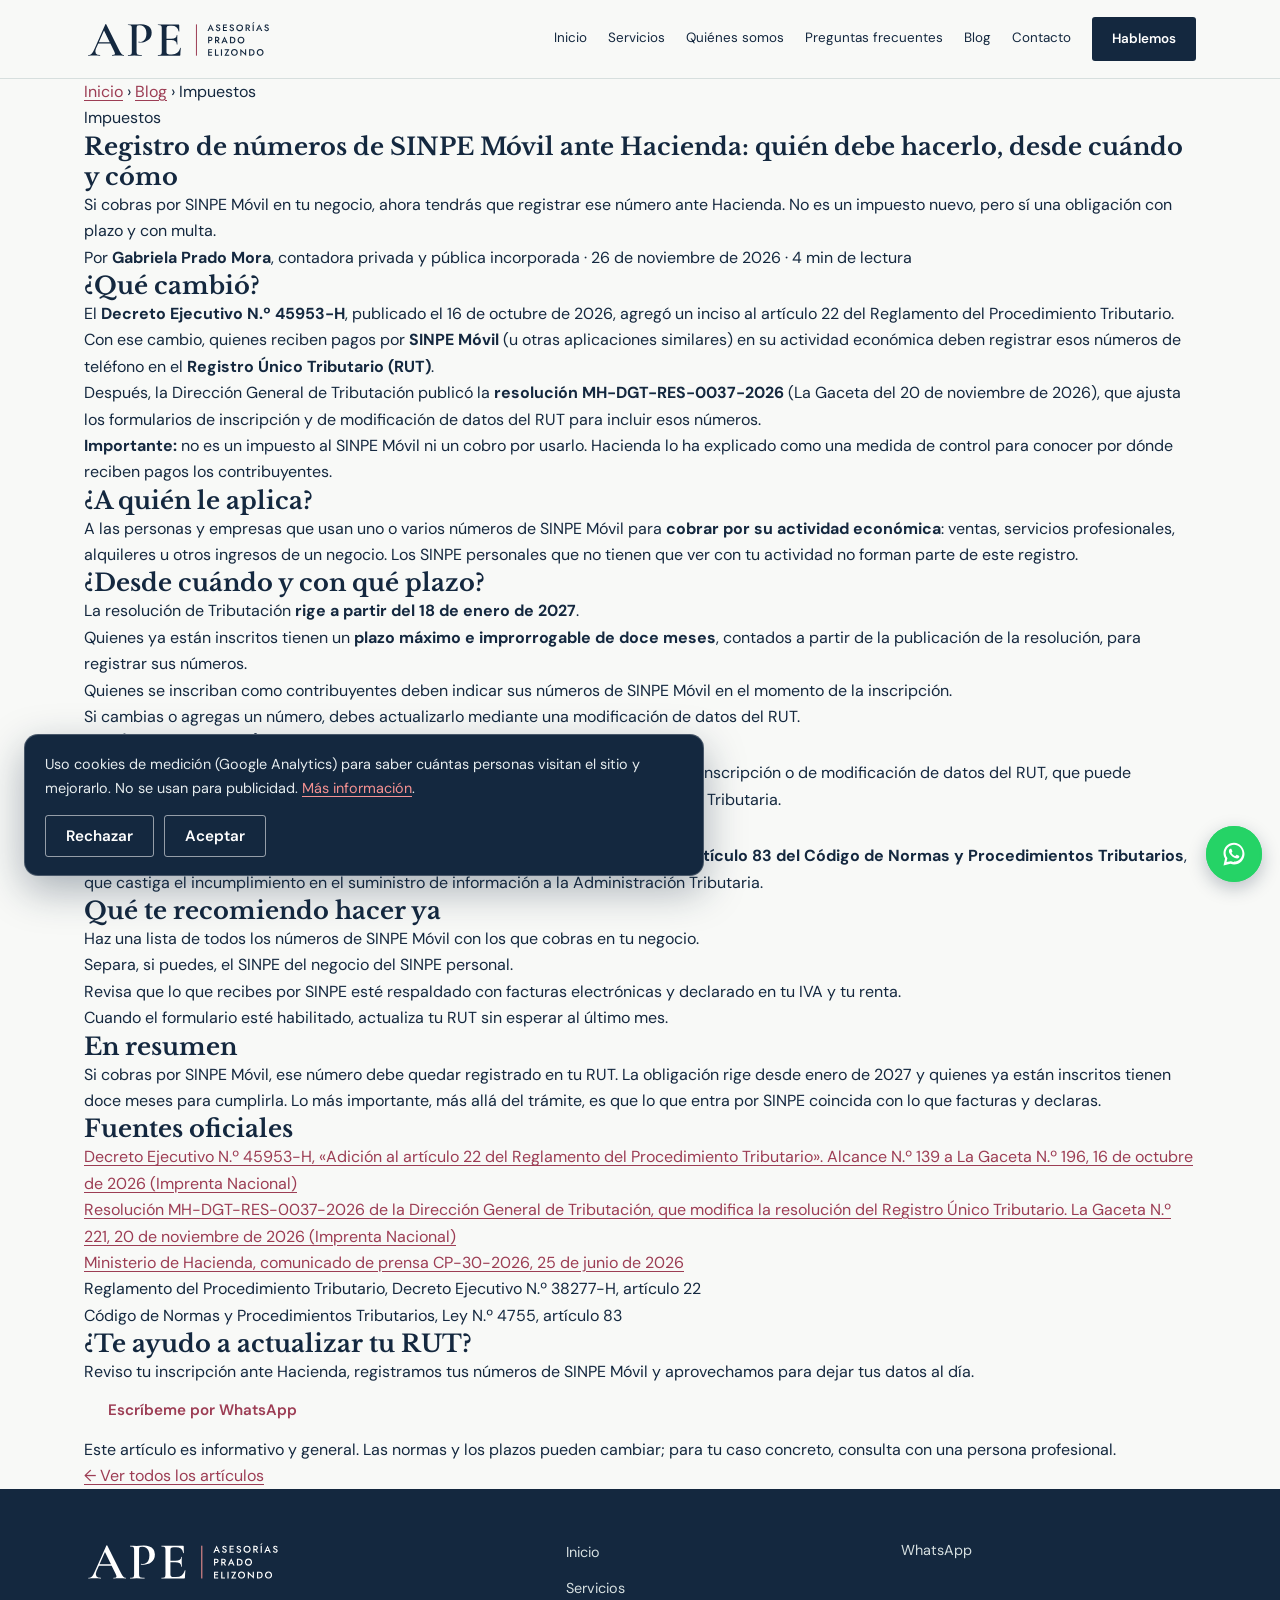
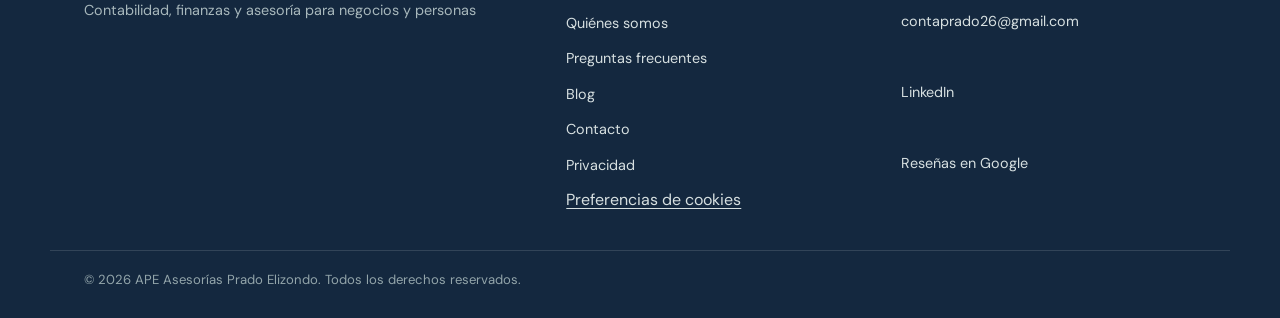
<file: blog/registro-sinpe-movil-hacienda.html>
<!DOCTYPE html>
<html lang="es-CR">
<head>
  <meta charset="UTF-8">
  <meta name="viewport" content="width=device-width, initial-scale=1, viewport-fit=cover">
  <title>Registro de números de SINPE Móvil ante Hacienda: quién debe hacerlo, desde cuándo y cómo | APE Asesorías Prado Elizondo</title>
  <meta name="description" content="Qué dice el Decreto 45953-H y la resolución de Tributación sobre el registro de los números de SINPE Móvil que usas para cobrar en tu negocio, los plazos y la sanción por no hacerlo.">
  <meta name="robots" content="index, follow, max-image-preview:large">
  <meta name="author" content="Gabriela Prado Mora">
  <meta name="theme-color" content="#14283F">
  <link rel="canonical" href="https://contaprado.github.io/blog/registro-sinpe-movil-hacienda.html">
  <meta property="og:type" content="article">
  <meta property="og:locale" content="es_CR">
  <meta property="og:site_name" content="APE Asesorías Prado Elizondo">
  <meta property="og:title" content="Registro de números de SINPE Móvil ante Hacienda: quién debe hacerlo, desde cuándo y cómo | APE Asesorías Prado Elizondo">
  <meta property="og:description" content="Qué dice el Decreto 45953-H y la resolución de Tributación sobre el registro de los números de SINPE Móvil que usas para cobrar en tu negocio, los plazos y la sanción por no hacerlo.">
  <meta property="og:url" content="https://contaprado.github.io/blog/registro-sinpe-movil-hacienda.html">
  <meta property="og:image" content="https://contaprado.github.io/assets/images/og-imagen.jpg">
  <meta name="twitter:card" content="summary_large_image">
  <link rel="icon" href="../assets/images/favicon.svg" type="image/svg+xml">
  <link rel="preconnect" href="https://fonts.googleapis.com">
  <link rel="preconnect" href="https://fonts.gstatic.com" crossorigin>
  <link href="https://fonts.googleapis.com/css2?family=DM+Sans:wght@400;500;600;700&family=Libre+Baskerville:wght@400;700&display=swap" rel="stylesheet">
  <link rel="stylesheet" href="../assets/css/styles.css?v=20261126b">
  <script type="application/ld+json">
{
  "@context": "https://schema.org",
  "@graph": [
    {
      "@type": "BlogPosting",
      "headline": "Registro de números de SINPE Móvil ante Hacienda: quién debe hacerlo, desde cuándo y cómo",
      "description": "Qué dice el Decreto 45953-H y la resolución de Tributación sobre el registro de los números de SINPE Móvil que usas para cobrar en tu negocio, los plazos y la sanción por no hacerlo.",
      "datePublished": "2026-11-26",
      "dateModified": "2026-11-26",
      "author": {
        "@type": "Person",
        "name": "Gabriela Prado Mora",
        "jobTitle": "Contadora Privada y Pública Incorporada",
        "url": "https://contaprado.github.io/#sobre-mi"
      },
      "publisher": {
        "@type": "Organization",
        "name": "APE Asesorías Prado Elizondo",
        "url": "https://contaprado.github.io/",
        "logo": {
          "@type": "ImageObject",
          "url": "https://contaprado.github.io/assets/images/logo-ape.svg"
        }
      },
      "mainEntityOfPage": "https://contaprado.github.io/blog/registro-sinpe-movil-hacienda.html",
      "image": "https://contaprado.github.io/assets/images/og-imagen.jpg",
      "inLanguage": "es-CR",
      "keywords": "SINPE Móvil Hacienda, registro SINPE Móvil, Decreto 45953-H, RUT, MH-DGT-RES-0037-2026, impuesto SINPE Móvil, TRIBU-CR, contadora Cartago"
    },
    {
      "@type": "BreadcrumbList",
      "itemListElement": [
        {
          "@type": "ListItem",
          "position": 1,
          "name": "Inicio",
          "item": "https://contaprado.github.io/"
        },
        {
          "@type": "ListItem",
          "position": 2,
          "name": "Blog",
          "item": "https://contaprado.github.io/blog/"
        },
        {
          "@type": "ListItem",
          "position": 3,
          "name": "Registro de números de SINPE Móvil ante Hacienda: quién debe hacerlo, desde cuándo y cómo",
          "item": "https://contaprado.github.io/blog/registro-sinpe-movil-hacienda.html"
        }
      ]
    }
  ]
}
  </script>
</head>

<body>
  <a class="salto-contenido" href="#contenido">Saltar al contenido</a>
  <header class="cabecera" id="cabecera">
    <div class="contenedor cabecera__interior">
      <a class="marca" href="../" aria-label="APE Asesorías Prado Elizondo, ir al inicio">
        <img class="marca__logo" src="../assets/images/logo-ape.svg" alt="APE Asesorías Prado Elizondo" width="189" height="42">
      </a>
      <button class="menu-boton" id="menuBoton" type="button" aria-label="Abrir menú de navegación" aria-expanded="false" aria-controls="menuPrincipal">
        <span class="menu-boton__barras" aria-hidden="true"></span>
      </button>
      <nav class="nav" id="menuPrincipal" aria-label="Navegación principal">
        <ul class="nav__lista">
          <li><a class="nav__enlace" href="../#inicio">Inicio</a></li>
          <li><a class="nav__enlace" href="../#servicios">Servicios</a></li>
          <li><a class="nav__enlace" href="../#sobre-mi">Quiénes somos</a></li>
          <li><a class="nav__enlace" href="../#faq">Preguntas frecuentes</a></li>
          <li><a class="nav__enlace" href="./" aria-current="page">Blog</a></li>
          <li><a class="nav__enlace" href="../#contacto">Contacto</a></li>
          <li><a class="nav__cta" href="../#contacto">Hablemos</a></li>
        </ul>
      </nav>
    </div>
  </header>
  <div class="fondo-menu" id="fondoMenu" hidden></div>

  <main id="contenido" class="articulo">
    <article class="contenedor">
      <nav class="articulo__migas" aria-label="Ruta de navegación"><a href="../">Inicio</a> › <a href="./">Blog</a> › Impuestos</nav>
      <p class="blog-categoria">Impuestos</p>
      <h1>Registro de números de SINPE Móvil ante Hacienda: quién debe hacerlo, desde cuándo y cómo</h1>
      <p class="articulo__entrada">Si cobras por SINPE Móvil en tu negocio, ahora tendrás que registrar ese número ante Hacienda. No es un impuesto nuevo, pero sí una obligación con plazo y con multa.</p>
      <p class="articulo__meta blog-meta">Por <strong>Gabriela Prado Mora</strong>, contadora privada y pública incorporada · <time datetime="2026-11-26">26 de noviembre de 2026</time> · 4 min de lectura</p>
      <div class="articulo__cuerpo">
        <h2>¿Qué cambió?</h2>
        <p>El <strong>Decreto Ejecutivo N.º 45953-H</strong>, publicado el 16 de octubre de 2026, agregó un inciso al artículo 22 del Reglamento del Procedimiento Tributario. Con ese cambio, quienes reciben pagos por <strong>SINPE Móvil</strong> (u otras aplicaciones similares) en su actividad económica deben registrar esos números de teléfono en el <strong>Registro Único Tributario (RUT)</strong>.</p>
        <p>Después, la Dirección General de Tributación publicó la <strong>resolución MH-DGT-RES-0037-2026</strong> (La Gaceta del 20 de noviembre de 2026), que ajusta los formularios de inscripción y de modificación de datos del RUT para incluir esos números.</p>

        <div class="articulo__nota"><strong>Importante:</strong> no es un impuesto al SINPE Móvil ni un cobro por usarlo. Hacienda lo ha explicado como una medida de control para conocer por dónde reciben pagos los contribuyentes.</div>

        <h2>¿A quién le aplica?</h2>
        <p>A las personas y empresas que usan uno o varios números de SINPE Móvil para <strong>cobrar por su actividad económica</strong>: ventas, servicios profesionales, alquileres u otros ingresos de un negocio. Los SINPE personales que no tienen que ver con tu actividad no forman parte de este registro.</p>

        <h2>¿Desde cuándo y con qué plazo?</h2>
        <ul>
          <li>La resolución de Tributación <strong>rige a partir del 18 de enero de 2027</strong>.</li>
          <li>Quienes ya están inscritos tienen un <strong>plazo máximo e improrrogable de doce meses</strong>, contados a partir de la publicación de la resolución, para registrar sus números.</li>
          <li>Quienes se inscriban como contribuyentes deben indicar sus números de SINPE Móvil en el momento de la inscripción.</li>
          <li>Si cambias o agregas un número, debes actualizarlo mediante una modificación de datos del RUT.</li>
        </ul>

        <h2>¿Cómo se registra?</h2>
        <p>El dato se incluye en el apartado de <strong>actividades económicas</strong> de la declaración de inscripción o de modificación de datos del RUT, que puede presentarse en <strong>TRIBU-CR</strong> o de forma presencial en las oficinas de la Administración Tributaria.</p>

        <h2>¿Qué pasa si no lo hago?</h2>
        <p>No registrar o no actualizar los números a tiempo puede dar lugar a la sanción del <strong>artículo 83 del Código de Normas y Procedimientos Tributarios</strong>, que castiga el incumplimiento en el suministro de información a la Administración Tributaria.</p>

        <h2>Qué te recomiendo hacer ya</h2>
        <ol>
          <li>Haz una lista de todos los números de SINPE Móvil con los que cobras en tu negocio.</li>
          <li>Separa, si puedes, el SINPE del negocio del SINPE personal.</li>
          <li>Revisa que lo que recibes por SINPE esté respaldado con facturas electrónicas y declarado en tu IVA y tu renta.</li>
          <li>Cuando el formulario esté habilitado, actualiza tu RUT sin esperar al último mes.</li>
        </ol>

        <h2>En resumen</h2>
        <p>Si cobras por SINPE Móvil, ese número debe quedar registrado en tu RUT. La obligación rige desde enero de 2027 y quienes ya están inscritos tienen doce meses para cumplirla. Lo más importante, más allá del trámite, es que lo que entra por SINPE coincida con lo que facturas y declaras.</p>
      </div>
      <section class="articulo__fuentes" aria-labelledby="fuentes-titulo">
        <h2 id="fuentes-titulo">Fuentes oficiales</h2>
        <ul>
          <li><a href="https://www.imprentanacional.go.cr/gaceta/?date=16%2F10%2F2026" target="_blank" rel="noopener">Decreto Ejecutivo N.º 45953-H, «Adición al artículo 22 del Reglamento del Procedimiento Tributario». Alcance N.º 139 a La Gaceta N.º 196, 16 de octubre de 2026 (Imprenta Nacional)</a></li>
          <li><a href="https://www.imprentanacional.go.cr/gaceta/?date=20%2F11%2F2026" target="_blank" rel="noopener">Resolución MH-DGT-RES-0037-2026 de la Dirección General de Tributación, que modifica la resolución del Registro Único Tributario. La Gaceta N.º 221, 20 de noviembre de 2026 (Imprenta Nacional)</a></li>
          <li><a href="https://www.hacienda.go.cr/docs/CP-30-2026.pdf" target="_blank" rel="noopener">Ministerio de Hacienda, comunicado de prensa CP-30-2026, 25 de junio de 2026</a></li>
          <li>Reglamento del Procedimiento Tributario, Decreto Ejecutivo N.º 38277-H, artículo 22</li>
          <li>Código de Normas y Procedimientos Tributarios, Ley N.º 4755, artículo 83</li>
        </ul>
      </section>
      <aside class="articulo__cta">
        <h2>¿Te ayudo a actualizar tu RUT?</h2>
        <p>Reviso tu inscripción ante Hacienda, registramos tus números de SINPE Móvil y aprovechamos para dejar tus datos al día.</p>
        <a class="boton" href="https://wa.me/50689168077?text=Hola%20Gabriela%2C%20le%C3%AD%20tu%20blog%20y%20quisiera%20hacerte%20una%20consulta." target="_blank" rel="noopener">Escríbeme por WhatsApp</a>
      </aside>
      <p class="articulo__aviso">Este artículo es informativo y general. Las normas y los plazos pueden cambiar; para tu caso concreto, consulta con una persona profesional.</p>
      <p class="articulo__volver"><a href="./">&larr; Ver todos los artículos</a></p>
    </article>
  </main>

  <footer class="pie">
    <div class="contenedor pie__interior">
      <div class="pie__marca"><img class="pie__logo" src="../assets/images/logo-ape-reverso.svg" alt="APE Asesorías Prado Elizondo" width="198" height="44" loading="lazy"><p class="pie__descripcion">Contabilidad, finanzas y asesoría para negocios y personas</p><p class="pie__zona pie__oculto">Cartago, Tres Ríos y Los Santos · Atención remota en todo el país</p><p class="pie__descripcion">Gabriela Prado Mora · CPA 8812 · CPI 35512 · 12 años de experiencia</p></div>
      <nav class="pie__nav" aria-label="Navegación del pie de página"><ul><li><a href="../#inicio">Inicio</a></li><li><a href="../#servicios">Servicios</a></li><li><a href="../#sobre-mi">Quiénes somos</a></li><li><a href="../#faq">Preguntas frecuentes</a></li><li><a href="./">Blog</a></li><li><a href="../#contacto">Contacto</a></li><li><a href="../privacidad.html">Privacidad</a></li><li><button type="button" class="pie__cookies" id="cookiesPreferencias">Preferencias de cookies</button></li></ul></nav>
      <div class="pie__contacto"><a href="https://wa.me/50689168077?text=Hola%20Gabriela%2C%20le%C3%AD%20tu%20blog%20y%20quisiera%20hacerte%20una%20consulta." target="_blank" rel="noopener">WhatsApp</a><a href="mailto:contaprado26@gmail.com">contaprado26@gmail.com</a><a href="https://www.linkedin.com/in/gabriela-prado-mora-9bab63175/" target="_blank" rel="noopener" aria-label="Ver el perfil profesional de Gabriela Prado en LinkedIn">LinkedIn</a><a href="https://g.page/r/CXoRK9jvTEf7EBM/review" target="_blank" rel="noopener" aria-label="Dejar una reseña en Google">Reseñas en Google</a></div>
    </div>
    <div class="contenedor pie__legal"><p>&copy; <span id="anioActual">2026</span> APE Asesorías Prado Elizondo. Todos los derechos reservados.</p></div>
  </footer>

  <a class="wa-flotante" href="https://wa.me/50689168077?text=Hola%20Gabriela%2C%20le%C3%AD%20tu%20blog%20y%20quisiera%20hacerte%20una%20consulta." target="_blank" rel="noopener" aria-label="Escribirme por WhatsApp">
    <svg viewBox="0 0 32 32" width="28" height="28" aria-hidden="true" focusable="false"><path fill="currentColor" d="M16.04 3C9.4 3 4 8.36 4 14.97c0 2.3.65 4.45 1.78 6.28L4 29l7.93-1.74a12.1 12.1 0 0 0 4.1.72C22.67 28 28 22.64 28 16.03 28 9.42 22.68 3 16.04 3Zm0 22a9.9 9.9 0 0 1-3.37-.59l-.48-.18-4.7 1.03 1-4.58-.31-.5A9.6 9.6 0 0 1 6.4 15c0-5.3 4.33-9.6 9.64-9.6 5.3 0 9.56 4.3 9.56 9.6 0 5.3-4.3 9.6-9.56 9.6Zm5.3-7.2c-.29-.15-1.7-.84-1.97-.94-.26-.1-.46-.15-.65.15-.2.29-.75.94-.92 1.13-.17.2-.34.22-.63.07-.29-.15-1.22-.45-2.32-1.43-.86-.76-1.44-1.7-1.6-1.99-.17-.29-.02-.45.13-.6.13-.13.29-.34.43-.51.15-.17.2-.29.29-.49.1-.2.05-.37-.02-.51-.07-.15-.65-1.56-.89-2.14-.23-.56-.47-.48-.65-.49h-.55c-.2 0-.51.07-.78.37-.27.29-1.02 1-1.02 2.43s1.05 2.82 1.2 3.02c.15.2 2.06 3.14 5 4.4.7.3 1.24.48 1.67.62.7.22 1.34.19 1.85.12.56-.08 1.7-.7 1.94-1.37.24-.68.24-1.26.17-1.38-.07-.12-.27-.2-.56-.34Z"/></svg>
  </a>

  <div class="cookies" id="avisoCookies" role="region" aria-label="Aviso de cookies" hidden>
    <p>Uso cookies de medición (Google Analytics) para saber cuántas personas visitan el sitio y mejorarlo. No se usan para publicidad. <a href="../privacidad.html#cookies">Más información</a>.</p>
    <div class="cookies__acciones">
      <button type="button" class="boton" data-cookies="no">Rechazar</button>
      <button type="button" class="boton" data-cookies="si">Aceptar</button>
    </div>
  </div>

  <script src="../assets/js/script.js?v=20261126"></script>
</body>
</html>
</file>
<file: assets/css/styles.css>
/* ============================================================
   Gabriela Prado — Hoja de estilos
   Orden: tokens, base, navegación, hero, contenido, formulario y responsive.
   ============================================================ */

/* ---------- 1. TOKENS ---------- */
:root {
  --papel: #f8f9f7;
  --papel-alt: #edf1f0;
  --tinta: #14283F;
  --tinta-suave: #4F5F70;
  --gris: #73818a;
  --linea: #d7dfde;
  --acento: #9C3D54;
  --acento-claro: #F3E6EA;
  --acento-sobre-oscuro: #F69292;
  --verde: #9C3D54;
  --blanco: #fff;
  --serif: "Libre Baskerville", Georgia, serif;
  --sans: "DM Sans", "Segoe UI", sans-serif;
  --ancho-max: 1180px;
  --ancho-estrecho: 760px;
  --margen-lateral: 22px;
  --radio: 3px;
  --alto-cabecera: 70px;
  --transicion: 200ms ease;
}

/* ---------- 2. BASE Y UTILIDADES ---------- */
*, *::before, *::after { box-sizing: border-box; }
html { scroll-behavior: smooth; scroll-padding-top: calc(var(--alto-cabecera) + 18px); -webkit-text-size-adjust: 100%; }
body { margin: 0; background: var(--papel); color: var(--tinta); font-family: var(--sans); font-size: 16px; line-height: 1.65; -webkit-font-smoothing: antialiased; }
h1, h2, h3 { margin: 0; font-family: var(--serif); font-weight: 700; line-height: 1.25; letter-spacing: 0; }
p { margin: 0; }
ul, ol { margin: 0; padding: 0; list-style: none; }
a { color: var(--verde); text-underline-offset: 3px; }
img { max-width: 100%; height: auto; display: block; }
:focus-visible { outline: 2px solid var(--acento); outline-offset: 3px; border-radius: 2px; }
.salto-contenido { position: absolute; left: -9999px; top: 0; z-index: 200; padding: 12px 18px; background: var(--tinta); color: var(--blanco); }
.salto-contenido:focus { left: 12px; top: 12px; }
/* Oculto visualmente pero disponible para lectores de pantalla y motores de búsqueda. */
.visualmente-oculto { position: absolute; width: 1px; height: 1px; padding: 0; margin: -1px; overflow: hidden; clip: rect(0, 0, 0, 0); white-space: nowrap; border: 0; }
.contenedor { width: 100%; max-width: var(--ancho-max); margin-inline: auto; padding-inline: var(--margen-lateral); }
.contenedor--estrecho { max-width: var(--ancho-estrecho); }
.seccion { padding: 82px 0; }
.seccion--alterna { background: var(--papel-alt); border-block: 1px solid var(--linea); }
.seccion__encabezado { margin-bottom: 38px; }
.seccion__etiqueta, .eyebrow { color: var(--verde); font-size: .75rem; font-weight: 700; letter-spacing: .08em; text-transform: uppercase; }
.seccion__titulo { display: block; max-width: 19ch; margin-top: 12px; padding-bottom: 15px; border-bottom: 2px solid var(--acento); font-size: clamp(1.9rem, 4vw, 3rem); }
.seccion__descripcion { max-width: 62ch; margin-top: 18px; color: var(--tinta-suave); }

/* ---------- 3. BOTONES ---------- */
.boton { display: inline-flex; align-items: center; justify-content: center; min-height: 48px; padding: 12px 23px; border: 1px solid transparent; border-radius: var(--radio); font-family: var(--sans); font-size: .95rem; font-weight: 600; text-decoration: none; cursor: pointer; transition: background-color var(--transicion), color var(--transicion), border-color var(--transicion), transform var(--transicion); }
.boton:hover { transform: translateY(-2px); }
.boton--primario { background: var(--tinta); color: var(--blanco); border-color: var(--tinta); }
.boton--primario:hover { background: #0C1B2E; }
.boton--secundario { background: transparent; color: var(--tinta); border-color: var(--linea); }
.boton--secundario:hover { border-color: var(--tinta); }
.boton--whatsapp { background: var(--verde); color: var(--blanco); border-color: var(--verde); }
.boton--whatsapp:hover { background: #7E2F44; }
.boton--ancho { width: 100%; }

/* ---------- 4. HEADER Y NAVEGACIÓN ---------- */
.cabecera { position: sticky; top: 0; z-index: 100; background: rgba(248, 249, 247, .98); backdrop-filter: blur(10px); border-bottom: 1px solid var(--linea); padding-top: env(safe-area-inset-top, 0px); }
.cabecera__interior { display: flex; align-items: center; justify-content: space-between; min-height: var(--alto-cabecera); }
.marca { display: inline-flex; align-items: center; gap: 9px; color: var(--tinta); text-decoration: none; }
.marca__logo { display: block; height: 42px; width: auto; }
.pie__logo { display: block; height: 44px; width: auto; margin-bottom: 16px; }
.marca__identidad { display: grid; line-height: 1.2; }
.marca__identidad strong { font-family: var(--serif); font-size: 1.03rem; font-weight: 700; }
.marca__identidad small { color: var(--gris); font-size: .67rem; letter-spacing: .04em; text-transform: uppercase; }
.menu-boton { width: 44px; height: 44px; display: inline-flex; align-items: center; justify-content: center; background: none; border: 1px solid var(--linea); border-radius: var(--radio); cursor: pointer; }
.menu-boton__barras, .menu-boton__barras::before, .menu-boton__barras::after { content: ""; display: block; width: 20px; height: 1.5px; background: var(--tinta); transition: transform var(--transicion), opacity var(--transicion); }
.menu-boton__barras { position: relative; }
.menu-boton__barras::before { position: absolute; top: -6px; }
.menu-boton__barras::after { position: absolute; top: 6px; }
.menu-boton[aria-expanded="true"] .menu-boton__barras { background: transparent; }
.menu-boton[aria-expanded="true"] .menu-boton__barras::before { transform: translateY(6px) rotate(45deg); }
.menu-boton[aria-expanded="true"] .menu-boton__barras::after { transform: translateY(-6px) rotate(-45deg); }
.nav { position: absolute; top: 100%; left: 0; right: 0; max-height: 0; overflow: hidden; visibility: hidden; background: var(--papel); border-bottom: 1px solid var(--linea); transition: max-height 250ms ease, visibility 250ms; }
.nav.esta-abierto { max-height: 500px; visibility: visible; }
.nav__lista { padding: 8px var(--margen-lateral) 20px; }
.nav__enlace, .nav__whatsapp { display: block; padding: 13px 0; color: var(--tinta); border-bottom: 1px solid var(--linea); text-decoration: none; font-size: .98rem; }
.nav__whatsapp { color: var(--verde); font-weight: 700; }
.nav__lista li:last-child .nav__whatsapp { border-bottom: 0; }
.nav__enlace:hover, .nav__whatsapp:hover { color: var(--verde); }
.fondo-menu { position: fixed; inset: 0; z-index: 90; background: rgba(20, 40, 63, .35); }

/* ---------- 5. HERO ---------- */
.hero { padding: 76px 0 82px; background: linear-gradient(135deg, var(--papel) 0%, #f0f4f2 100%); border-bottom: 1px solid var(--linea); }
.hero__interior { display: grid; gap: 48px; align-items: center; }
.hero__titulo { max-width: 13ch; margin-top: 17px; font-size: clamp(2.45rem, 8vw, 5.2rem); }
.hero__subtitulo { max-width: 57ch; margin-top: 25px; color: var(--tinta-suave); font-size: 1.08rem; }
.hero__acciones { display: flex; flex-wrap: wrap; align-items: center; gap: 12px; margin-top: 32px; }
.hero__whatsapp { margin-left: 3px; color: var(--verde); font-size: .85rem; text-underline-offset: 4px; }
.hero__visual { display: grid; place-items: center; min-height: 300px; padding: 16px; background: rgba(255, 255, 255, .45); border: 1px solid var(--linea); }
.animar { opacity: 0; transform: translateY(12px); animation: aparecer 600ms cubic-bezier(.22, 1, .36, 1) forwards; }
.animar[data-animar="1"] { animation-delay: 60ms; }
.animar[data-animar="2"] { animation-delay: 160ms; }
.animar[data-animar="3"] { animation-delay: 260ms; }
.animar[data-animar="4"] { animation-delay: 340ms; }
@keyframes aparecer { to { opacity: 1; transform: translateY(0); } }

/* ---------- 6. PROBLEMAS ---------- */
.problemas { background: var(--tinta); color: var(--blanco); }
.problemas__interior { display: grid; gap: 36px; }
.problemas .seccion__etiqueta { color: var(--acento-sobre-oscuro); }
.problemas .seccion__titulo { max-width: 12ch; border-color: var(--acento-sobre-oscuro); }
.problemas__lista { counter-reset: problema; border-top: 1px solid rgba(255, 255, 255, .2); }
.problemas__lista li { counter-increment: problema; display: grid; grid-template-columns: 20px 1fr; gap: 12px; padding: 17px 0; border-bottom: 1px solid rgba(255, 255, 255, .2); color: #dce5e5; }
.problemas__lista li::before { content: ""; width: 7px; height: 7px; margin-top: .6em; border-radius: 50%; background: var(--acento-sobre-oscuro); }
.problemas__puente { margin-top: 25px; color: var(--blanco); font-family: var(--serif); font-size: 1.15rem; }

/* ---------- 7. SERVICIOS ---------- */
.servicios { display: grid; gap: 0; border-top: 1px solid var(--linea); }
.servicio { padding: 25px 0 27px; border-bottom: 1px solid var(--linea); }
.servicio__pregunta { color: var(--verde); font-family: var(--serif); font-size: 1rem; font-style: italic; }
.servicio h3 { margin-top: 10px; font-size: 1.3rem; }
.servicio > p:last-child { max-width: 56ch; margin-top: 8px; color: var(--tinta-suave); font-size: .94rem; }
.servicios__nota { margin-top: 25px; color: var(--tinta-suave); font-size: .9rem; }
.servicios__conversion { display: grid; gap: 13px; margin-top: 44px; padding: 28px 22px; border-left: 3px solid var(--acento); background: var(--blanco); }
.servicios__conversion h3 { font-size: 1.35rem; }.servicios__conversion p { color: var(--tinta-suave); }.servicios__conversion .boton { justify-self: start; margin-top: 6px; }

/* ---------- 8. SOBRE MÍ ---------- */
.sobre-mi { display: grid; gap: 38px; align-items: start; }
.sobre-mi__texto { display: grid; gap: 17px; max-width: 64ch; margin-top: 24px; color: var(--tinta-suave); font-size: 1.03rem; }
.sobre-mi__destacado { max-width: 56ch; margin-top: 28px; padding: 17px 0 17px 17px; border-left: 2px solid var(--acento); color: var(--tinta); font-family: var(--serif); font-size: 1.13rem; }
.credenciales { display: grid; gap: 24px; margin-top: 30px; padding-top: 24px; border-top: 1px solid var(--linea); }
.credenciales h3 { font-size: 1.05rem; }.credenciales ul { display: grid; gap: 5px; margin-top: 9px; color: var(--tinta-suave); font-size: .9rem; }.credenciales li::before { content: "—"; margin-right: 8px; color: var(--acento); }
.linkedin-enlace { display: inline-block; margin-top: 29px; font-weight: 700; }

/* ---------- 9. METODOLOGÍA ---------- */
.proceso { display: grid; gap: 0; border-top: 1px solid var(--linea); counter-reset: paso; }
.paso { display: grid; grid-template-columns: 48px 1fr; gap: 18px; padding: 24px 0; border-bottom: 1px solid var(--linea); }
.paso__numero { color: var(--acento); font-size: .85rem; font-weight: 700; }.paso h3 { font-size: 1.15rem; }.paso p { max-width: 52ch; margin-top: 6px; color: var(--tinta-suave); font-size: .94rem; }

/* ---------- 10. FAQ ---------- */
.faq-seccion { padding-top: 76px; }.faq { border-top: 1px solid var(--linea); }.faq__item { border-bottom: 1px solid var(--linea); }.faq h3 { margin: 0; font-size: inherit; }.faq__pregunta { width: 100%; display: flex; align-items: center; justify-content: space-between; gap: 15px; padding: 20px 4px; background: none; border: 0; color: var(--tinta); text-align: left; font-family: var(--serif); font-size: 1rem; cursor: pointer; }.faq__pregunta:hover { color: var(--verde); }.faq__icono { position: relative; width: 16px; height: 16px; flex: 0 0 auto; }.faq__icono::before, .faq__icono::after { content: ""; position: absolute; background: var(--acento); transition: transform var(--transicion), opacity var(--transicion); }.faq__icono::before { top: 7px; left: 0; width: 16px; height: 1.5px; }.faq__icono::after { top: 0; left: 7px; width: 1.5px; height: 16px; }.faq__pregunta[aria-expanded="true"] .faq__icono::after { transform: rotate(90deg); opacity: 0; }.faq__respuesta { padding: 0 4px 21px; }.faq__respuesta p { max-width: 60ch; color: var(--tinta-suave); font-size: .95rem; }

/* ---------- 11. CONTACTO Y FORMULARIO ---------- */
.contacto-seccion { background: #E6EBF0; border-top: 1px solid var(--linea); }.contacto { display: grid; gap: 42px; }.contacto__intro .seccion__titulo { max-width: 17ch; }.contacto__directo { display: flex; flex-wrap: wrap; gap: 12px; margin-top: 27px; }.formulario { display: grid; gap: 19px; padding: 25px 20px; background: var(--blanco); border: 1px solid var(--linea); border-radius: var(--radio); }.campo { display: grid; gap: 6px; }.campo label { color: var(--tinta); font-size: .88rem; font-weight: 600; }.campo input, .campo select, .campo textarea { width: 100%; min-height: 48px; padding: 11px 12px; border: 1px solid var(--linea); border-radius: var(--radio); background: var(--papel); color: var(--tinta); font: inherit; transition: border-color var(--transicion); }.campo textarea { min-height: 120px; resize: vertical; }.campo input:focus, .campo select:focus, .campo textarea:focus { border-color: var(--verde); outline: 0; }.campo__ayuda { color: var(--gris); font-size: .8rem; }.campo__error { color: #a32b22; font-size: .84rem; }.campo--invalido input, .campo--invalido select, .campo--invalido textarea { border-color: #a32b22; }.formulario__estado { min-height: 1.2em; margin-top: 11px; color: var(--verde); font-size: .88rem; }.formulario__estado--error { color: #a32b22; }

/* ---------- 12. FOOTER ---------- */
.pie { padding: 50px 0 27px; padding-bottom: calc(27px + env(safe-area-inset-bottom, 0px)); background: var(--tinta); color: #d7e0e1; }.pie__interior { display: grid; gap: 28px; }.pie__nombre { color: var(--blanco); font-family: var(--serif); font-size: 1.15rem; }.pie__secundario { color: var(--acento-sobre-oscuro); font-size: .8rem; font-weight: 700; letter-spacing: .05em; text-transform: uppercase; }.pie__descripcion { color: #a8b8bc; font-size: .9rem; }.pie__nav ul, .pie__contacto { display: grid; gap: 9px; }.pie a { color: #d7e0e1; font-size: .9rem; text-decoration: none; }.pie a:hover { color: var(--blanco); text-decoration: underline; }.pie :focus-visible { outline-color: var(--acento-sobre-oscuro); }.pie__legal { margin-top: 37px; padding-top: 18px; border-top: 1px solid rgba(255, 255, 255, .13); color: #93a5aa; font-size: .82rem; }

/* ---------- 13. RESPONSIVE ---------- */
@media (min-width: 640px) {
  :root { --margen-lateral: 34px; }
  .seccion { padding: 96px 0; }.hero { padding: 95px 0 105px; }
  .problemas__interior { grid-template-columns: .75fr 1.25fr; gap: 65px; }.servicios { grid-template-columns: repeat(2, 1fr); column-gap: 20px; }
  .credenciales { grid-template-columns: repeat(2, 1fr); }.proceso { grid-template-columns: repeat(2, 1fr); column-gap: 40px; }.paso:nth-child(odd) { padding-right: 20px; border-right: 1px solid var(--linea); }.paso:nth-child(even) { padding-left: 20px; }
  .formulario { grid-template-columns: repeat(2, 1fr); gap: 20px 24px; padding: 32px; }.campo--completo { grid-column: 1 / -1; }.pie__interior { grid-template-columns: 1.5fr 1fr 1fr; gap: 40px; }
}
@media (min-width: 900px) {
  :root { --alto-cabecera: 78px; }
  .menu-boton, .fondo-menu { display: none; }.nav { position: static; max-height: none; visibility: visible; overflow: visible; background: none; border: 0; }.nav__lista { display: flex; align-items: center; gap: 21px; padding: 0; }.nav__enlace, .nav__whatsapp { padding: 4px 0; border-bottom: 1px solid transparent; font-size: .84rem; }.nav__whatsapp { color: var(--verde); }.nav__enlace:hover, .nav__whatsapp:hover { border-bottom-color: var(--acento); }.hero__interior { grid-template-columns: 1.08fr .92fr; gap: 74px; }.problemas__interior { gap: 100px; }.contacto { grid-template-columns: .9fr 1.1fr; gap: 72px; align-items: start; }
}
@media (min-width: 1400px) { :root { --ancho-max: 1280px; } body { font-size: 17px; } }
/* El botón flotante de WhatsApp (56px + 18px) puede tapar el último contenido del footer en pantallas angostas. */
@media (max-width: 639px) { .pie { padding-bottom: calc(100px + env(safe-area-inset-bottom, 0px)); } }

/* Preferencias del sistema y salida impresa. */
@media (prefers-reduced-motion: reduce) { html { scroll-behavior: auto; } .animar { opacity: 1; transform: none; animation: none; } *, *::before, *::after { animation-duration: .01ms !important; transition-duration: .01ms !important; } }
@media print { .cabecera, .fondo-menu, .hero__acciones, .formulario { display: none; } body { background: #fff; } }

/* ---------- 13. MEJORAS DE UX/UI ---------- */
.nav__cta { display: flex; align-items: center; justify-content: center; min-height: 44px; margin-top: 14px; padding: 10px 20px; background: var(--tinta); color: var(--blanco); border-radius: var(--radio); font-size: .95rem; font-weight: 600; text-decoration: none; transition: background-color var(--transicion); }
.nav__cta:hover { background: #0C1B2E; }
@media (min-width: 900px) { .nav__cta { display: inline-flex; margin-top: 0; padding: 9px 20px; font-size: .84rem; } }
.hero__perfil { display: flex; align-items: center; gap: 14px; margin-top: 34px; }
.hero__perfil p { display: grid; gap: 2px; margin: 0; line-height: 1.3; }
.hero__perfil strong { color: var(--tinta); font-size: .95rem; }
.hero__perfil span { color: var(--tinta-suave); font-size: .82rem; }
.hero__chips { display: flex; flex-wrap: wrap; gap: 8px; margin: 18px 0 0; padding: 0; list-style: none; }
.hero__chips li { padding: 6px 12px; border: 1px solid var(--linea); border-radius: 999px; background: rgba(255, 255, 255, .6); color: var(--tinta-suave); font-size: .78rem; }
.wa-flotante { position: fixed; right: 18px; bottom: calc(18px + env(safe-area-inset-bottom, 0px)); z-index: 60; display: grid; place-items: center; width: 56px; height: 56px; border-radius: 50%; background: #25d366; color: #fff; box-shadow: 0 6px 18px rgba(20, 40, 63, .28); transition: transform var(--transicion); }
.wa-flotante:hover { transform: scale(1.07); }
.wa-flotante:focus-visible { outline: 3px solid var(--tinta); outline-offset: 3px; }
@media print { .wa-flotante { display: none; } }
.hero__titulo { max-width: 16ch; font-size: clamp(2.3rem, 5.4vw, 3.9rem); line-height: 1.12; }
.hero { padding: 56px 0 64px; }

/* ---------- 14. FOTO, TARJETAS Y ANIMACIONES ---------- */
.hero__perfil--solo { margin-top: 28px; }
.hero__foto { width: 100%; max-width: 420px; aspect-ratio: 4 / 5; margin: 0 auto; border-radius: 18px; object-fit: cover; object-position: 50% 15%; box-shadow: 0 22px 50px rgba(20, 40, 63, .2); }
.hero__visual { display: grid; justify-items: center; }
@media (min-width: 900px) { .hero__foto { max-width: 460px; margin-left: auto; margin-right: 0; } .servicios { grid-template-columns: repeat(6, 1fr); column-gap: 20px; } .servicio, .servicio:nth-child(odd), .servicio:nth-child(even), .servicio:last-child { grid-column: span 2; padding: 26px 24px; border-right: 1px solid var(--linea); } }
.servicio { padding: 24px 22px; background: var(--blanco); border: 1px solid var(--linea); border-radius: 14px; transition: transform 250ms ease, box-shadow 250ms ease, border-color 250ms ease; }
.servicio:hover { transform: translateY(-4px); border-color: var(--acento); box-shadow: 0 14px 30px rgba(20, 40, 63, .1); }
.servicio__icono { display: grid; place-items: center; width: 46px; height: 46px; margin-bottom: 14px; border-radius: 12px; background: #E6EBF0; color: var(--verde); transition: background-color 250ms ease, color 250ms ease; }
.servicio:hover .servicio__icono { background: var(--verde); color: var(--blanco); }
.boton { transition: transform 200ms ease, background-color 200ms ease, box-shadow 200ms ease; }
.boton:hover { transform: translateY(-2px); }
.js .revelar { opacity: 0; transform: translateY(22px); transition: opacity 700ms cubic-bezier(.22, 1, .36, 1), transform 700ms cubic-bezier(.22, 1, .36, 1); }
.js .revelar.visible { opacity: 1; transform: none; }
.js .servicios .revelar:nth-child(3n+2) { transition-delay: 90ms; }
.js .servicios .revelar:nth-child(3n) { transition-delay: 180ms; }
.hero__foto { animation: flotar 7s ease-in-out 1.2s infinite; }
@keyframes flotar { 0%, 100% { transform: translateY(0); } 50% { transform: translateY(-8px); } }
.wa-flotante::after { content: ""; position: absolute; inset: 0; border-radius: 50%; border: 2px solid #25d366; animation: pulso 2.6s ease-out 2s 3; pointer-events: none; }
@keyframes pulso { from { transform: scale(1); opacity: .7; } to { transform: scale(1.6); opacity: 0; } }
@media (prefers-reduced-motion: reduce) { .js .revelar { opacity: 1; transform: none; } .hero__foto, .wa-flotante::after { animation: none; } .servicio:hover, .boton:hover { transform: none; } }
.servicios { row-gap: 20px; border-top: 0; }
.servicios > .servicio { margin: 0; }

/* ---------- Zonas de atención (SEO local) ---------- */
.zonas p { color: var(--tinta-suave); margin-top: 14px; }
.zonas__lista { display: grid; gap: 10px; margin: 20px 0; padding: 0; list-style: none; }
.zonas__lista li { padding: 12px 0; border-bottom: 1px solid var(--linea); color: var(--tinta-suave); }
.zonas__lista strong { color: var(--tinta); }
.pie__zona { color: inherit; opacity: .8; font-size: .9rem; }

/* ---------- Perfil de Adrián ---------- */
.perfil-adrian { display: grid; gap: 38px; align-items: center; }
.perfil__foto { width: 100%; max-width: 420px; aspect-ratio: 4 / 5; margin: 0 auto; border-radius: 18px; object-fit: cover; object-position: 50% 12%; box-shadow: 0 22px 50px rgba(20, 40, 63, .2); }
.perfil-adrian__contenido .seccion__titulo { max-width: 16ch; }
@media (min-width: 900px) { .perfil-adrian { grid-template-columns: minmax(0, 420px) 1fr; gap: 64px; } .perfil__foto { margin: 0; } }

/* ---------- Portada sin foto y foto de Sobre mí ---------- */
.hero__interior--solo { grid-template-columns: 1fr; }
.hero__interior--solo .hero__titulo { max-width: 21ch; }
@media (min-width: 900px) {
  .hero__interior--solo { grid-template-columns: minmax(0, 860px); }
  .perfil-adrian--invertido { grid-template-columns: 1fr minmax(0, 420px); }
  .perfil-adrian--invertido .perfil-adrian__visual { order: 2; }
}

/* ---------- Aviso de cookies ---------- */
.cookies { position: fixed; left: 16px; right: 16px; bottom: calc(16px + env(safe-area-inset-bottom, 0px)); z-index: 150; display: grid; gap: 14px; max-width: 680px; padding: 18px 20px; background: var(--tinta); color: #e6ecee; border-radius: 14px; border: 1px solid rgba(255, 255, 255, .22); box-shadow: 0 14px 40px rgba(20, 40, 63, .35); font-size: .9rem; }
.cookies[hidden] { display: none; }
.cookies p { margin: 0; }
.cookies a { color: var(--acento-sobre-oscuro); }
.cookies__acciones { display: flex; flex-wrap: wrap; gap: 10px; }
.cookies .boton { min-height: 42px; padding: 9px 20px; background: transparent; color: #fff; border: 1px solid rgba(255, 255, 255, .55); }
.cookies .boton:hover { background: rgba(255, 255, 255, .12); }
@media (min-width: 720px) { .cookies { left: 24px; right: auto; bottom: 24px; } }
.pie__cookies { padding: 0; background: none; border: 0; color: inherit; font: inherit; text-decoration: underline; text-underline-offset: 3px; cursor: pointer; }
.pie__cookies:hover { color: var(--blanco); }
@media print { .cookies { display: none; } }

.contacto__resena { margin: 1.25rem 0 0; font-size: .95rem; color: inherit; opacity: .85; }
.contacto__resena a { text-decoration: underline; text-underline-offset: 3px; }

@media (pointer: coarse) { .pie__nav a, .pie__contacto a, .pie__cookies { display: inline-flex; align-items: center; min-height: 44px; } }


/* Filtros de preguntas frecuentes */
.faq__filtros { display: flex; flex-wrap: wrap; gap: 8px; margin: 0 0 14px; }
.faq__filtros[hidden] { display: none; }
.faq__filtro { padding: 9px 15px; border: 1px solid var(--linea); border-radius: 999px; background: var(--blanco); color: var(--tinta); font: inherit; font-size: .88rem; cursor: pointer; transition: background-color 200ms ease, color 200ms ease, border-color 200ms ease; }
.faq__filtro:hover { border-color: var(--acento); }
.faq__filtro:focus-visible { outline: 2px solid var(--acento); outline-offset: 2px; }
.faq__filtro[aria-pressed="true"] { background: var(--tinta); border-color: var(--tinta); color: var(--blanco); }
.faq__conteo { min-height: 1.3em; margin: 0 0 10px; color: var(--tinta-suave); font-size: .85rem; }
.faq__item[hidden] { display: none; }

/* Celular: página más corta y fácil de recorrer */
@media (max-width: 639px) {
  .seccion { padding: 52px 0; }
  .faq-seccion { padding-top: 52px; }
  .faq__filtros { flex-wrap: nowrap; margin-inline: -20px; padding: 2px 20px 8px; overflow-x: auto; scroll-snap-type: x proximity; scrollbar-width: none; }
  .faq__filtros::-webkit-scrollbar { display: none; }
  .faq__filtro { flex: 0 0 auto; scroll-snap-align: start; white-space: nowrap; }
  .servicios { row-gap: 12px; }
  .servicio { display: grid; grid-template-columns: 40px 1fr; column-gap: 14px; align-items: start; padding: 16px; }
  .servicio__icono { grid-row: 1 / span 2; width: 40px; height: 40px; margin: 0; border-radius: 10px; }
  .servicio__pregunta { display: none; }
  .servicio h3 { grid-column: 2; margin: 0; font-size: 1.08rem; }
  .servicio > p:last-child { grid-column: 2; margin-top: 4px; font-size: .9rem; }
  .perfil__foto { max-width: none; aspect-ratio: 4 / 3; object-position: 50% 16%; }
  .wa-flotante { width: 52px; height: 52px; right: 14px; }
}
.pie__oculto, .pie__marca > p:last-child { position: absolute; width: 1px; height: 1px; margin: -1px; padding: 0; overflow: hidden; clip: rect(0, 0, 0, 0); white-space: nowrap; border: 0; }
.faq__mas { display: block; margin: 22px auto 0; padding: 12px 26px; border: 1px solid var(--tinta); border-radius: 999px; background: transparent; color: var(--tinta); font: inherit; font-size: .92rem; font-weight: 600; cursor: pointer; transition: background-color 200ms ease, color 200ms ease; }
.faq__mas[hidden] { display: none; }
.faq__mas:hover { background: var(--tinta); color: var(--blanco); }
.faq__mas:focus-visible { outline: 2px solid var(--acento); outline-offset: 3px; }
.contacto__redes { margin-top: 14px; color: var(--tinta-suave); font-size: .95rem; }
.contacto__redes a { font-weight: 700; }
</file>
